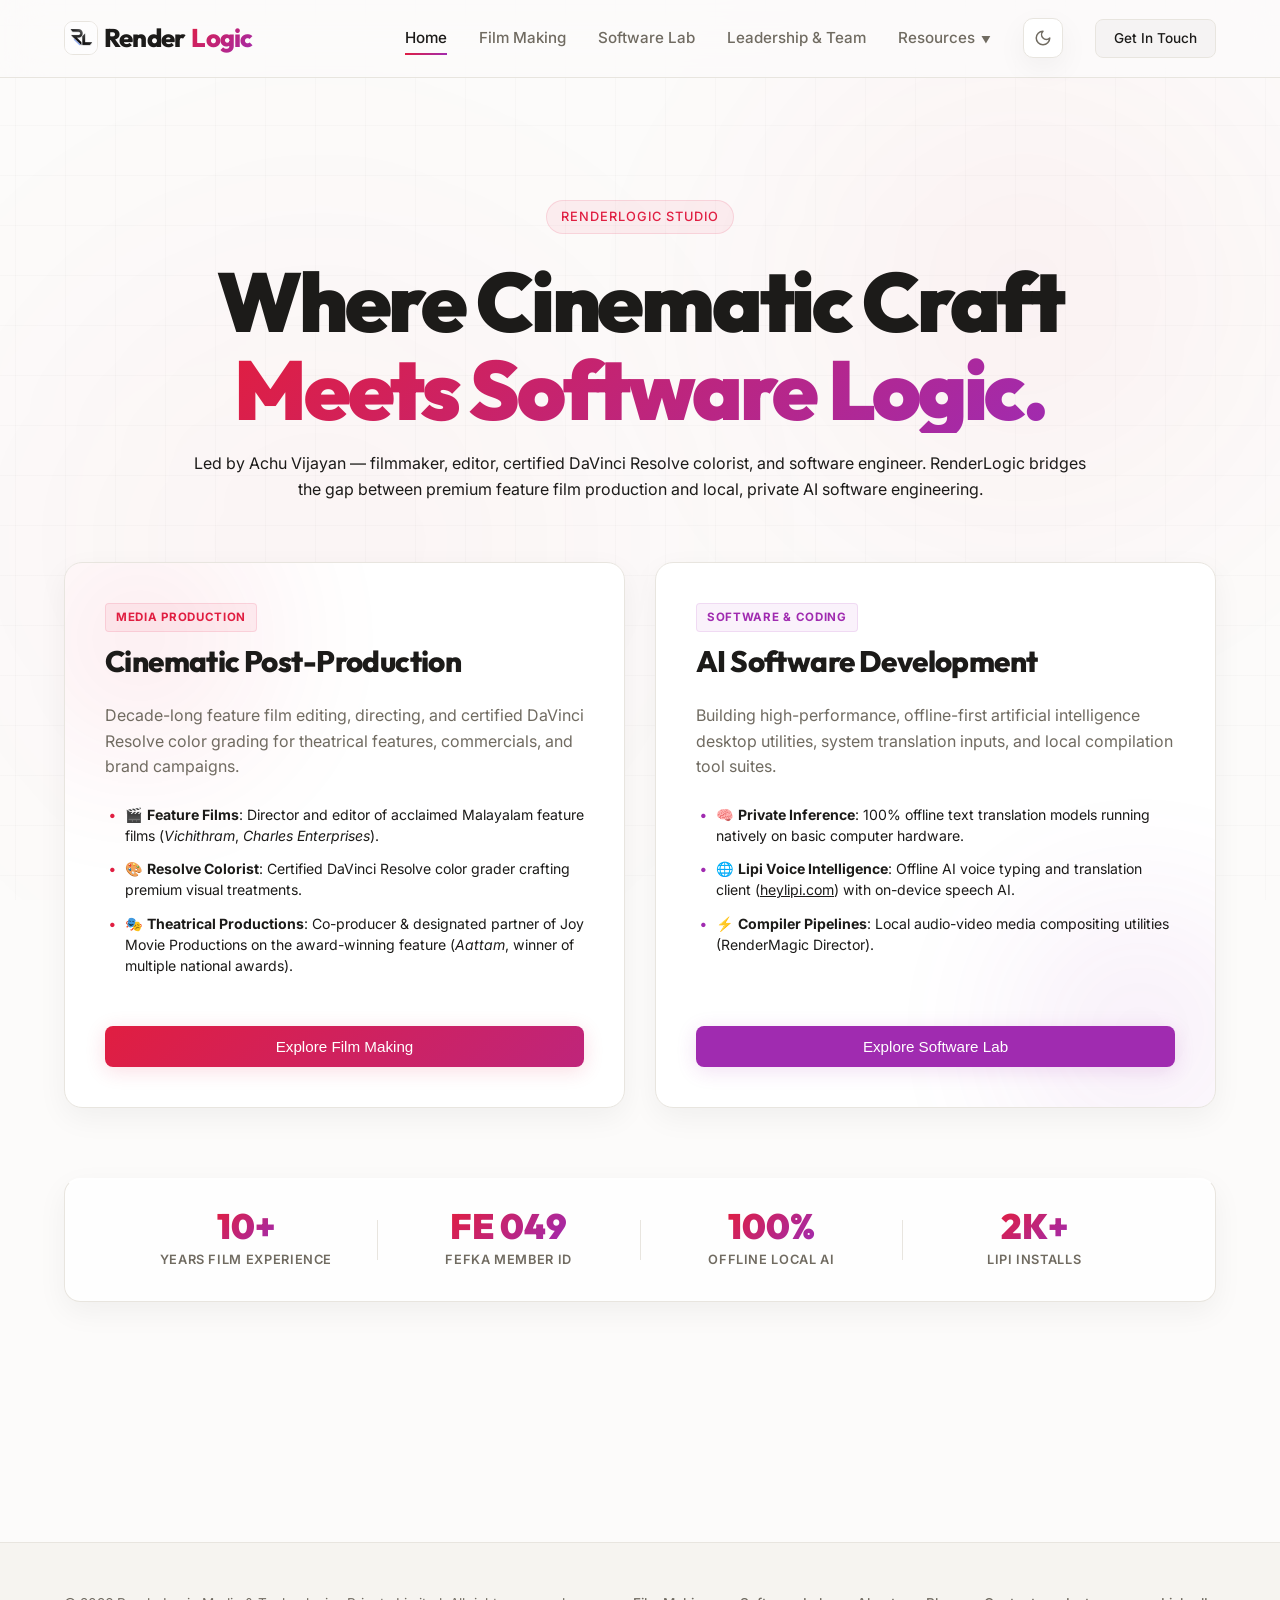
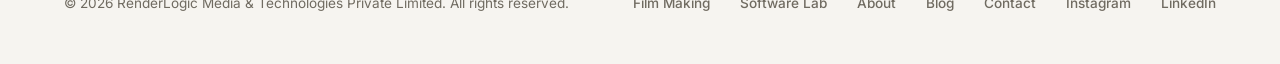
<file: index.html>
<!DOCTYPE html>
<html lang="en">
<head>
    <meta charset="UTF-8">
    <meta name="viewport" content="width=device-width, initial-scale=1.0">
    <title>RenderLogic: Film Post-Production &amp; Offline AI Software</title>
    <link rel="icon" type="image/png" sizes="256x256" href="/assets/logo-day.png">
    <link rel="apple-touch-icon" href="/assets/logo-day.png">
    <meta name="theme-color" content="#fcfbfa" media="(prefers-color-scheme: light)">
    <meta name="theme-color" content="#0a0a0b" media="(prefers-color-scheme: dark)">
    <meta name="color-scheme" content="light dark">
    
    <!-- SEO Meta Tags -->
    <meta name="description" content="RenderLogic is Achu Vijayan's Kerala studio for film editing, color grading, AI filmmaking, and private offline AI software including Lipi.">
    <meta name="author" content="RenderLogic Media &amp; Technologies Private Limited">
    <meta name="application-name" content="RenderLogic">
    <meta name="robots" content="index, follow, max-image-preview:large, max-snippet:-1, max-video-preview:-1">
    <meta name="referrer" content="strict-origin-when-cross-origin">
    <link rel="canonical" href="https://www.renderlogic.in/">

    <!-- Open Graph (Facebook / WhatsApp / LinkedIn link previews) -->
    <meta property="og:type" content="website">
    <meta property="og:url" content="https://www.renderlogic.in/">
    <meta property="og:title" content="RenderLogic: Film Post-Production &amp; Offline AI Software">
    <meta property="og:description" content="Film editing, color grading, AI filmmaking, and private offline AI software from Kerala, India.">
    <meta property="og:image" content="https://www.renderlogic.in/assets/og-banner.png">
    <meta property="og:image:secure_url" content="https://www.renderlogic.in/assets/og-banner.png">
    <meta property="og:image:width" content="1200">
    <meta property="og:image:height" content="630">
    <meta property="og:image:alt" content="RenderLogic — cinematic craft meets software logic">
    <meta property="og:site_name" content="RenderLogic">
    <meta property="og:locale" content="en_IN">

    <!-- Twitter / X card -->
    <meta name="twitter:card" content="summary_large_image">
    <meta name="twitter:title" content="RenderLogic: Film Post-Production &amp; Offline AI Software">
    <meta name="twitter:description" content="Film editing, color grading, AI filmmaking, and private offline AI software from Kerala, India.">
    <meta name="twitter:image" content="https://www.renderlogic.in/assets/og-banner.png">
    <meta name="twitter:image:alt" content="RenderLogic — cinematic craft meets software logic">

    <!-- Google Analytics (GA4) — property "achuvijayaneditor" -->
    <script async src="https://www.googletagmanager.com/gtag/js?id=G-XNH281S53R"></script>
    <script>
      window.dataLayer = window.dataLayer || [];
      function gtag(){dataLayer.push(arguments);}
      gtag('js', new Date());
      gtag('config', 'G-XNH281S53R');
    </script>

    <!-- Structured data (JSON-LD): Organization + founder + website -->
    <script type="application/ld+json">
    {
      "@context": "https://schema.org",
      "@graph": [
        {
          "@type": "Organization",
          "@id": "https://www.renderlogic.in/#organization",
          "name": "RenderLogic",
          "alternateName": "RenderLogic Studio",
          "legalName": "RenderLogic Media & Technologies Private Limited",
          "url": "https://www.renderlogic.in/",
          "logo": {
            "@type": "ImageObject",
            "url": "https://www.renderlogic.in/assets/logo-day.png",
            "contentUrl": "https://www.renderlogic.in/assets/logo-day.png",
            "width": 256,
            "height": 256
          },
          "image": "https://www.renderlogic.in/assets/og-banner.png",
          "description": "A Kerala creative studio and software lab specializing in film editing, color grading, AI filmmaking, and private offline AI applications.",
          "email": "contact@renderlogic.in",
          "telephone": "+919447127173",
          "address": {
            "@type": "PostalAddress",
            "addressLocality": "Ernakulam",
            "addressRegion": "Kerala",
            "addressCountry": "IN"
          },
          "founder": {
            "@type": "Person",
            "@id": "https://www.renderlogic.in/#achuvijayan"
          },
          "contactPoint": [
            {
              "@type": "ContactPoint",
              "telephone": "+919447127173",
              "email": "contact@renderlogic.in",
              "contactType": "customer service",
              "areaServed": "IN",
              "availableLanguage": ["en", "ml"]
            },
            {
              "@type": "ContactPoint",
              "telephone": "+919072223369",
              "contactType": "sales",
              "areaServed": "IN"
            }
          ],
          "sameAs": [
            "https://www.instagram.com/achuvijayan/",
            "https://www.linkedin.com/in/achuvijayan/"
          ],
          "hasOfferCatalog": {
            "@type": "OfferCatalog",
            "name": "RenderLogic services and software",
            "itemListElement": [
              {
                "@type": "Offer",
                "itemOffered": {
                  "@type": "Service",
                  "name": "Film post-production",
                  "url": "https://www.renderlogic.in/film-making/"
                }
              },
              {
                "@type": "Offer",
                "itemOffered": {
                  "@type": "Service",
                  "name": "Offline AI software development",
                  "url": "https://www.renderlogic.in/software-lab/"
                }
              }
            ]
          }
        },
        {
          "@type": "Person",
          "@id": "https://www.renderlogic.in/#achuvijayan",
          "name": "Achu Vijayan",
          "url": "https://www.renderlogic.in/about/",
          "jobTitle": "Filmmaker, Film Editor, Colorist and Software Engineer",
          "worksFor": {
            "@type": "Organization",
            "@id": "https://www.renderlogic.in/#organization"
          },
          "address": {
            "@type": "PostalAddress",
            "addressLocality": "Ernakulam",
            "addressRegion": "Kerala",
            "addressCountry": "IN"
          },
          "sameAs": [
            "https://www.instagram.com/achuvijayan/",
            "https://www.linkedin.com/in/achuvijayan/"
          ],
          "knowsAbout": [
            "Film editing",
            "Film directing",
            "DaVinci Resolve color grading",
            "AI filmmaking",
            "Offline artificial intelligence software"
          ]
        },
        {
          "@type": "WebSite",
          "@id": "https://www.renderlogic.in/#website",
          "url": "https://www.renderlogic.in/",
          "name": "RenderLogic",
          "inLanguage": "en",
          "publisher": {
            "@type": "Organization",
            "@id": "https://www.renderlogic.in/#organization"
          }
        },
        {
          "@type": "WebPage",
          "@id": "https://www.renderlogic.in/#webpage",
          "url": "https://www.renderlogic.in/",
          "name": "RenderLogic: Film Post-Production & Offline AI Software",
          "description": "Film editing, color grading, AI filmmaking, and private offline AI software from Kerala, India.",
          "inLanguage": "en-IN",
          "isPartOf": {
            "@id": "https://www.renderlogic.in/#website"
          },
          "about": [
            { "@id": "https://www.renderlogic.in/#organization" },
            { "@id": "https://www.renderlogic.in/#achuvijayan" }
          ],
          "primaryImageOfPage": {
            "@type": "ImageObject",
            "url": "https://www.renderlogic.in/assets/og-banner.png",
            "width": 1200,
            "height": 630
          }
        }
      ]
    }
    </script>

    <!-- Google Fonts -->
    <link rel="preconnect" href="https://fonts.googleapis.com">
    <link rel="preconnect" href="https://fonts.gstatic.com" crossorigin>
    <link href="https://fonts.googleapis.com/css2?family=Inter:wght@300;400;500;600;700&amp;family=Outfit:wght@400;500;600;700;800;900&amp;display=swap" rel="stylesheet">
    
    <!-- Theme init (runs before paint to avoid a flash of the wrong theme) -->
    <script>
      (function () {
        try {
          var stored = localStorage.getItem('rl-theme');
          if (stored === 'dark') {
            document.documentElement.classList.add('dark');
          }
        } catch (e) {}
      })();
    </script>

    <!-- Style Sheet -->
    <link rel="stylesheet" href="styles.css">
</head>
<body>
    <a class="skip-link" href="#main-content">Skip to main content</a>

    <!-- Floating Background Radial Glows -->
    <div class="bg-glow-container">
        <div class="glow-spot-1" id="radial-glow-cyan"></div>
        <div class="glow-spot-2" id="radial-glow-purple"></div>
    </div>

    <!-- Header Navigation acting as Tab Triggers -->
    <header class="header" id="main-header">
        <div class="container nav-container">
            <a href="/" class="logo" id="header-logo" aria-label="RenderLogic home" data-tab-target="tab-home">
                <img src="assets/logo-day.png" alt="" width="256" height="256" class="logo-mark-img logo-mark-day" />
                <img src="assets/logo-night.png" alt="" width="256" height="256" class="logo-mark-img logo-mark-night" />
                <span class="logo-render">Render</span><span class="logo-logic">Logic</span>
            </a>
            
            <!-- Mobile Menu Toggle -->
            <button class="mobile-nav-toggle" id="menu-toggle" aria-label="Toggle navigation menu" aria-expanded="false">
                <span></span>
                <span></span>
                <span></span>
            </button>
            
            <nav class="nav" id="navigation-bar" aria-label="Primary navigation">
                <a href="/" class="nav-link active" data-tab-target="tab-home">Home</a>
                <a href="/film-making/" class="nav-link" data-tab-target="tab-creative">Film Making</a>
                <a href="/software-lab/" class="nav-link" data-tab-target="tab-software">Software Lab</a>
                <a href="/about/" class="nav-link" data-tab-target="tab-collaborators">Leadership &amp; Team</a>
                
                <!-- Resources Dropdown -->
                <div class="nav-dropdown" id="resources-dropdown">
                    <button type="button" class="nav-link" id="nav-resources-trigger" aria-haspopup="true" aria-expanded="false">Resources <span class="arrow-icon" aria-hidden="true">▼</span></button>
                    <div class="dropdown-menu glass-card">
                        <a href="#documentation" class="dropdown-item" data-tab-target="tab-documentation">
                            <h5>Documentation</h5>
                            <p>Quickstart setup, shortcuts, and dictionary.</p>
                        </a>
                        <a href="#support" class="dropdown-item" data-tab-target="tab-support">
                            <h5>Help Center</h5>
                            <p>Frequently asked questions and guides.</p>
                        </a>
                        <a href="/blog/" class="dropdown-item" data-tab-target="tab-blogs">
                            <h5>Blog</h5>
                            <p>Latest updates, tutorials, and features.</p>
                        </a>
                        <a href="#affiliate" class="dropdown-item" data-tab-target="tab-affiliate">
                            <h5>Affiliate Program</h5>
                            <p>Earn recurring partner commissions.</p>
                        </a>
                        <a href="#mediakit" class="dropdown-item" data-tab-target="tab-mediakit">
                            <h5>Media Kit</h5>
                            <p>Official logos and transparent assets.</p>
                        </a>
                    </div>
                </div>
                
                <button class="theme-toggle" id="theme-toggle-btn" type="button" aria-label="Toggle dark mode" title="Toggle light / dark">
                    <svg class="icon-moon" xmlns="http://www.w3.org/2000/svg" viewBox="0 0 24 24" fill="none" stroke="currentColor" stroke-width="2" stroke-linecap="round" stroke-linejoin="round"><path d="M12 3a6 6 0 0 0 9 9 9 9 0 1 1-9-9Z"/></svg>
                    <svg class="icon-sun" xmlns="http://www.w3.org/2000/svg" viewBox="0 0 24 24" fill="none" stroke="currentColor" stroke-width="2" stroke-linecap="round" stroke-linejoin="round"><circle cx="12" cy="12" r="4"/><path d="M12 2v2M12 20v2M4.93 4.93l1.41 1.41M17.66 17.66l1.41 1.41M2 12h2M20 12h2M6.34 17.66l-1.41 1.41M19.07 4.93l-1.41 1.41"/></svg>
                </button>
                <a href="/contact/" class="btn btn-nav" data-tab-target="tab-contact">Get In Touch</a>
            </nav>
        </div>
    </header>

    <main class="main-content-area" id="main-content">

        <!-- ==========================================
             TAB 0: HOME LANDING PAGE (50/50 Dual Mood)
             ========================================== -->
        <section id="tab-home" class="tab-content active">
            <div class="container">
                <!-- Hero Dual Intro -->
                <div class="split-hero">
                    <span class="badge">RenderLogic Studio</span>
                    <h1 class="font-giant hero-title">Where Cinematic Craft<br><span class="gradient-text">Meets Software Logic.</span></h1>
                    <p class="hero-subtitle" style="margin-top: 18px;">Led by Achu Vijayan — filmmaker, editor, certified DaVinci Resolve colorist, and software engineer. RenderLogic bridges the gap between premium feature film production and local, private AI software engineering.</p>
                </div>

                <!-- 50/50 Split Showcase -->
                <div class="split-showcase-grid">
                    <!-- Left: Media & Post-Production -->
                    <div class="split-card glass-card creative-mood" data-tab-link="tab-creative">
                        <div class="split-card-glow"></div>
                        <div>
                            <div class="split-card-header">
                                <span class="split-tag">Media Production</span>
                                <h3>Cinematic Post-Production</h3>
                            </div>
                            <div class="split-card-body">
                                <p>Decade-long feature film editing, directing, and certified DaVinci Resolve color grading for theatrical features, commercials, and brand campaigns.</p>
                                <ul class="split-bullets">
                                    <li>🎬 <strong>Feature Films</strong>: Director and editor of acclaimed Malayalam feature films (<em>Vichithram</em>, <em>Charles Enterprises</em>).</li>
                                    <li>🎨 <strong>Resolve Colorist</strong>: Certified DaVinci Resolve color grader crafting premium visual treatments.</li>
                                    <li>🎭 <strong>Theatrical Productions</strong>: Co-producer & designated partner of Joy Movie Productions on the award-winning feature (<em>Aattam</em>, winner of multiple national awards).</li>
                                </ul>
                            </div>
                        </div>
                        <div class="split-card-footer" style="margin-top: 20px;">
                            <button class="btn btn-primary" data-tab-target="tab-creative" style="width: 100%;">Explore Film Making</button>
                        </div>
                    </div>

                    <!-- Right: Software & Coding -->
                    <div class="split-card glass-card software-mood" data-tab-link="tab-software">
                        <div class="split-card-glow"></div>
                        <div>
                            <div class="split-card-header">
                                <span class="split-tag font-mono">Software & Coding</span>
                                <h3>AI Software Development</h3>
                            </div>
                            <div class="split-card-body">
                                <p>Building high-performance, offline-first artificial intelligence desktop utilities, system translation inputs, and local compilation tool suites.</p>
                                <ul class="split-bullets font-mono">
                                    <li>🧠 <strong>Private Inference</strong>: 100% offline text translation models running natively on basic computer hardware.</li>
                                    <li>🌐 <strong>Lipi Voice Intelligence</strong>: Offline AI voice typing and translation client (<a href="https://www.heylipi.com" target="_blank" rel="noopener" style="color: inherit; text-decoration: underline;">heylipi.com</a>) with on-device speech AI.</li>
                                    <li>⚡ <strong>Compiler Pipelines</strong>: Local audio-video media compositing utilities (RenderMagic Director).</li>
                                 </ul>
                            </div>
                        </div>
                        <div class="split-card-footer" style="margin-top: 20px;">
                            <button class="btn btn-primary btn-purple" data-tab-target="tab-software" style="width: 100%;">Explore Software Lab</button>
                        </div>
                    </div>
                </div>

                <!-- Shared Trust / Certifications Banner -->
                <div class="unified-highlight-banner glass-card">
                    <div class="banner-stat">
                        <span class="stat-num">10+</span>
                        <span class="stat-label">Years Film Experience</span>
                    </div>
                    <div class="banner-divider"></div>
                    <div class="banner-stat">
                        <span class="stat-num">FE 049</span>
                        <span class="stat-label">FEFKA Member ID</span>
                    </div>
                    <div class="banner-divider"></div>
                    <div class="banner-stat">
                        <span class="stat-num">100%</span>
                        <span class="stat-label">Offline Local AI</span>
                    </div>
                    <div class="banner-divider"></div>
                    <div class="banner-stat">
                        <span class="stat-num">2K+</span>
                        <span class="stat-label">Lipi Installs</span>
                    </div>
                </div>
            </div>
        </section>

        <!-- ==========================================
             TAB 1: CREATIVE STUDIO (70% Brand Mood)
             ========================================== -->
        <section id="tab-creative" class="tab-content">
            <div class="container">
                <!-- Hero Cinematic Intro -->
                <div class="cinematic-hero">
                    <span class="badge">Filmmaking & Post-Production</span>
                    <h2 class="hero-title font-giant">Crafting Stories with <span class="gradient-text">Cinematic</span> Rhythm</h2>
                    <p class="hero-subtitle">High-fidelity editorial, color grading, directing, and VFX services for theatrical features, commercials, and AI-assisted filmmaking pipelines.</p>
                </div>
                
                <!-- Video Editor Timeline Mockup Panel -->
                <div class="visual-panel-wrapper">
                    <div class="visual-card glass-card" id="timeline-card">
                        <div class="visual-header">
                            <span class="dot red"></span>
                            <span class="dot yellow"></span>
                            <span class="dot green"></span>
                            <span class="card-title">renderlogic_timeline.project</span>
                        </div>
                        <div class="visual-body">
                            <!-- NLE Timecode Ruler -->
                            <div class="timeline-ruler">
                                <span class="ruler-tick">00:00</span>
                                <span class="ruler-tick">00:10</span>
                                <span class="ruler-tick">00:20</span>
                                <span class="ruler-tick">00:30</span>
                                <span class="ruler-tick">00:40</span>
                                <span class="ruler-tick">00:50</span>
                            </div>
                            
                            <!-- Playhead scanning line -->
                            <div class="timeline-playhead-line" id="timeline-playhead"></div>
                            
                            <div class="timeline-row video-row">
                                <span class="label">Video Track</span>
                                <div class="clip c-blue" id="clip-video-1" data-duration="45" style="width: 45%;">Hero_Showreel.mov</div>
                                <div class="clip c-purple" id="clip-video-2" data-duration="25" style="width: 25%;">B-Roll_03.mov</div>
                            </div>
                            <div class="timeline-row audio-row">
                                <span class="label">Audio Track</span>
                                <div class="clip c-green" id="clip-audio-1" data-duration="30" style="width: 30%;">SFX_Wind.wav</div>
                                <div class="clip c-teal" id="clip-audio-2" data-duration="40" style="width: 40%;">Voiceover_Main.wav</div>
                            </div>
                            
                            <!-- NLE Media Controller & DB Meter -->
                            <div class="timeline-controls-row">
                                <div class="timeline-asset-info" id="timeline-asset-info">Active Preview: Hero_Showreel.mov</div>
                                
                                <div class="timeline-transport">
                                    <button class="transport-btn" aria-label="Previous Frame">
                                        <svg xmlns="http://www.w3.org/2000/svg" width="12" height="12" viewBox="0 0 24 24" fill="currentColor"><polygon points="19 20 9 12 19 4 19 20"/><rect x="5" y="4" width="2" height="16"/></svg>
                                    </button>
                                    <button class="transport-btn play-active" id="btn-timeline-play" aria-label="Play/Pause">
                                        <svg xmlns="http://www.w3.org/2000/svg" width="12" height="12" viewBox="0 0 24 24" fill="currentColor"><polygon points="5 3 19 12 5 21 5 3"/></svg>
                                    </button>
                                    <button class="transport-btn" aria-label="Next Frame">
                                        <svg xmlns="http://www.w3.org/2000/svg" width="12" height="12" viewBox="0 0 24 24" fill="currentColor"><polygon points="5 4 15 12 5 20 5 4"/><rect x="17" y="4" width="2" height="16"/></svg>
                                    </button>
                                </div>
                                
                                <div class="audio-db-meter">
                                    <span class="db-label">L</span>
                                    <div class="meter-bar"><div class="meter-fill" id="meter-fill-l" style="width: 65%;"></div></div>
                                    <span class="db-label">R</span>
                                    <div class="meter-bar"><div class="meter-fill" id="meter-fill-r" style="width: 58%;"></div></div>
                                </div>
                            </div>
                        </div>
                    </div>
                </div>

                <!-- Film & AI Projects Portfolio Grid (Unified Media Section) -->
                <div class="portfolio-section">
                    <h2 class="section-title text-center">Featured Works & Media Portfolio</h2>
                    <p class="section-subtitle text-center">Combining decade-long theatrical film craftsmanship with modern AI video campaign pipelines.</p>
                    
                    <!-- Category A: Theatrical Features -->
                    <div style="margin-top: 50px; border-bottom: 1px solid var(--border-color); padding-bottom: 12px; margin-bottom: 24px;">
                        <h3 style="font-family: var(--font-heading); font-size: 1.6rem; color: var(--primary); display: flex; align-items: center; gap: 8px;">🎬 Theatrical Cinema Features</h3>
                    </div>
                    <div class="portfolio-grid vertical-posters">
                        <!-- Card: House For Sale -->
                        <div class="portfolio-card vertical-poster-card glass-card">
                            <div class="vertical-poster-thumbnail">
                                <img src="assets/house_for_sale.jpg" alt="House For Sale Telugu film teaser poster" width="768" height="1024" loading="lazy" decoding="async" class="vertical-poster-img" />
                                <span class="portfolio-badge">In Production · 2027</span>
                            </div>
                            <div class="portfolio-info">
                                <h3>House For Sale (2027)</h3>
                                <div class="portfolio-badges-row">
                                    <span class="role-badge editor">Editor</span>
                                    <span class="role-badge vfx">VFX</span>
                                </div>
                                <p class="portfolio-desc">Upcoming Telugu feature film produced by SriDurga Productions. Directed by HariPrasad with screenplay by Nikhil Raveendran and cinematography by Arjun Balakrishnan. Principal photography currently underway; film editing and visual effects executed by RenderLogic.</p>
                            </div>
                        </div>

                        <!-- Card: Boom Bang -->
                        <div class="portfolio-card vertical-poster-card glass-card">
                            <div class="vertical-poster-thumbnail">
                                <img src="assets/boom_bang.jpg" alt="Boom Bang Malayalam film poster" width="768" height="1024" loading="lazy" decoding="async" class="vertical-poster-img" />
                                <span class="portfolio-badge">Upcoming · Nov 2026</span>
                            </div>
                            <div class="portfolio-info">
                                <h3>Boom Bang (2026)</h3>
                                <div class="portfolio-badges-row">
                                    <span class="role-badge vfx">VFX Works</span>
                                </div>
                                <p class="portfolio-desc">High-voltage action entertainer directed by Junaid Muhammed under British Cinemas, starring Siju Wilson, Sidharth Bharathan, and Nishanth Sagar. RenderLogic is executing the full visual effects pipeline, action enhancement plates, and dynamic digital compositing ahead of its November 2026 theatrical release.</p>
                            </div>
                        </div>

                        <!-- Card: Aaram -->
                        <div class="portfolio-card vertical-poster-card glass-card">
                            <div class="vertical-poster-thumbnail">
                                <img src="assets/aaram.jpg" alt="Aaram Malayalam film poster" width="458" height="669" loading="lazy" decoding="async" class="vertical-poster-img" />
                                <span class="portfolio-badge">Theatrical Release</span>
                            </div>
                            <div class="portfolio-info">
                                <h3>Aaram (2026)</h3>
                                <div class="portfolio-badges-row">
                                    <span class="role-badge vfx">VFX Works</span>
                                </div>
                                <p class="portfolio-desc">Intense coastal investigative crime thriller directed by Rajeesh Parameswaran and written by Vishnu Ramachandran, starring Saiju Kurup as CI Anto Eapen alongside Siddique and Anju Kurian. RenderLogic executed complete visual effects, digital cleanups, and screen compositing.</p>
                            </div>
                        </div>

                        <!-- Card 1: Aattam -->
                        <div class="portfolio-card vertical-poster-card glass-card">
                            <div class="vertical-poster-thumbnail">
                                <img src="assets/aattam.jpg" alt="Aattam Malayalam film poster" width="702" height="1024" loading="lazy" decoding="async" class="vertical-poster-img" />
                                <span class="portfolio-badge">3× National Award Winner</span>
                            </div>
                            <div class="portfolio-info">
                                <h3>Aattam (2024)</h3>
                                <div class="portfolio-badges-row">
                                    <span class="role-badge producer">Co-Producer</span>
                                </div>
                                <p class="portfolio-desc">Co-produced under Joy Movie Productions. Celebrated chamber-style drama. Winner of three National Film Awards (Best Feature Film, Editing, Screenplay).</p>
                            </div>
                        </div>

                        <!-- Card 2: Charles Enterprises -->
                        <div class="portfolio-card vertical-poster-card glass-card">
                            <div class="vertical-poster-thumbnail">
                                <img src="assets/charles_enterprises.jpg" alt="Charles Enterprises Malayalam film poster" width="768" height="1024" loading="lazy" decoding="async" class="vertical-poster-img" />
                                <span class="portfolio-badge">Satirical Drama</span>
                            </div>
                            <div class="portfolio-info">
                                <h3>Charles Enterprises (2023)</h3>
                                <div class="portfolio-badges-row">
                                    <span class="role-badge editor">Editor</span>
                                    <span class="role-badge producer">Co-Producer</span>
                                    <span class="role-badge vfx">VFX</span>
                                </div>
                                <p class="portfolio-desc">Editorial rhythm design, post-production co-production management, and visual effects compositing by RenderLogic for this celebrated satirical comedy-drama.</p>
                            </div>
                        </div>

                        <!-- Card 3: Vichithram -->
                        <div class="portfolio-card vertical-poster-card glass-card">
                            <div class="vertical-poster-thumbnail">
                                <img src="assets/vichithram.jpg" alt="Vichithram Malayalam mystery thriller film poster" width="576" height="1024" loading="lazy" decoding="async" class="vertical-poster-img" />
                                <span class="portfolio-badge">Directorial Debut</span>
                            </div>
                            <div class="portfolio-info">
                                <h3>Vichithram (2022)</h3>
                                <div class="portfolio-badges-row">
                                    <span class="role-badge director">Director</span>
                                    <span class="role-badge editor">Editor</span>
                                    <span class="role-badge producer">Co-Producer</span>
                                    <span class="role-badge vfx">VFX</span>
                                </div>
                                <p class="portfolio-desc">A highly acclaimed mystery thriller in Malayalam cinema. Celebrated for its unique structural pacing, obsidian grading, complex narrative, and visual effects by RenderLogic.</p>
                            </div>
                        </div>

                        <!-- Card 4: Mukundan Unni Associates -->
                        <div class="portfolio-card vertical-poster-card glass-card">
                            <div class="vertical-poster-thumbnail">
                                <img src="assets/mukundan_unni.jpg" alt="Mukundan Unni Associates Malayalam film poster" width="261" height="382" loading="lazy" decoding="async" class="vertical-poster-img" />
                                <span class="portfolio-badge">Critically Acclaimed Hit</span>
                            </div>
                            <div class="portfolio-info">
                                <h3>Mukundan Unni Associates (2022)</h3>
                                <div class="portfolio-badges-row">
                                    <span class="role-badge producer">Co-Producer</span>
                                </div>
                                <p class="portfolio-desc">Co-produced under Joy Movie Productions. Highly acclaimed Malayalam dark comedy crime satire starring Vineeth Sreenivasan. Celebrated for its sharp breakout success.</p>
                            </div>
                        </div>

                        <!-- Card 5: Oru Adaar Love -->
                        <div class="portfolio-card vertical-poster-card glass-card">
                            <div class="vertical-poster-thumbnail">
                                <img src="assets/oru_adaar_love.jpg" alt="Oru Adaar Love Malayalam film poster" width="768" height="1024" loading="lazy" decoding="async" class="vertical-poster-img" />
                                <span class="portfolio-badge">Viral Sensation</span>
                            </div>
                            <div class="portfolio-info">
                                <h3>Oru Adaar Love (2019)</h3>
                                <div class="portfolio-badges-row">
                                    <span class="role-badge editor">Editor</span>
                                    <span class="role-badge vfx">VFX</span>
                                </div>
                                <p class="portfolio-desc">High-profile Malayalam romance-comedy directed by Omar Lulu. Celebrated for its massive global viral campaign reach, editorial pacing, and visual effects by RenderLogic.</p>
                            </div>
                        </div>

                        <!-- Card 6: Simba -->
                        <div class="portfolio-card vertical-poster-card glass-card">
                            <div class="vertical-poster-thumbnail">
                                <img src="assets/simba.jpg" alt="Simba Tamil film poster" width="750" height="1024" loading="lazy" decoding="async" class="vertical-poster-img" />
                                <span class="portfolio-badge">Stoner Comedy</span>
                            </div>
                            <div class="portfolio-info">
                                <h3>Simba (2019)</h3>
                                <div class="portfolio-badges-row">
                                    <span class="role-badge editor">Editor</span>
                                    <span class="role-badge vfx">VFX</span>
                                </div>
                                <p class="portfolio-desc">Unique Tamil stoner comedy film directed by Arvind Sridhar, starring Bharath, Premgi Amaren, and Swathi Deekshith. Editorial assembly and visual effects by RenderLogic.</p>
                            </div>
                        </div>

                        <!-- Card 7: White -->
                        <div class="portfolio-card vertical-poster-card glass-card">
                            <div class="vertical-poster-thumbnail">
                                <img src="assets/white.jpg" alt="White Malayalam film poster" width="768" height="1024" loading="lazy" decoding="async" class="vertical-poster-img" />
                                <span class="portfolio-badge">Romantic Drama</span>
                            </div>
                            <div class="portfolio-info">
                                <h3>White (2016)</h3>
                                <div class="portfolio-badges-row">
                                    <span class="role-badge editor">Editor</span>
                                </div>
                                <p class="portfolio-desc">Starring Mammootty and Huma Qureshi. Directed by Uday Ananthan. Edited with high-contrast palette rhythms.</p>
                            </div>
                        </div>

                        <!-- Card 8: 32aam Adhyayam 23am Vaakyam -->
                        <div class="portfolio-card vertical-poster-card glass-card">
                            <div class="vertical-poster-thumbnail">
                                <img src="assets/32aam_adhyayam.jpg" alt="32aam Adhyayam 23am Vaakyam Malayalam film poster" width="682" height="1024" loading="lazy" decoding="async" class="vertical-poster-img" />
                                <span class="portfolio-badge">Suspense Thriller</span>
                            </div>
                            <div class="portfolio-info">
                                <h3>32aam Adhyayam 23am Vaakyam (2015)</h3>
                                <div class="portfolio-badges-row">
                                    <span class="role-badge editor">Editor</span>
                                </div>
                                <p class="portfolio-desc">Malayalam suspense mystery thriller directed by Arjun Prabhakaran and Gokul Ramakrishnan, starring Govind Padmasoorya.</p>
                            </div>
                        </div>

                        <!-- Card 9: Second Show -->
                        <div class="portfolio-card vertical-poster-card glass-card">
                            <div class="vertical-poster-thumbnail">
                                <img src="assets/second_show.jpg" alt="Second Show Malayalam film poster" width="258" height="387" loading="lazy" decoding="async" class="vertical-poster-img" />
                                <span class="portfolio-badge">Landmark Cult Classic</span>
                            </div>
                            <div class="portfolio-info">
                                <h3>Second Show (2012)</h3>
                                <div class="portfolio-badges-row">
                                    <span class="role-badge spoteditor">Spot Editor</span>
                                </div>
                                <p class="portfolio-desc">Highly influential Malayalam action crime film. Dulquer Salmaan's debut feature with foundational spot editing work.</p>
                            </div>
                        </div>
                    </div>

                    <!-- Complete Filmography and Editorial Records Table -->
                    <div style="margin-top: 60px; border-bottom: 1px solid var(--border-color); padding-bottom: 12px; margin-bottom: 24px;">
                        <h3 style="font-family: var(--font-heading); font-size: 1.3rem; color: var(--primary); display: flex; align-items: center; gap: 8px;">🎞️ Complete Filmography & Production Timeline</h3>
                    </div>
                    
                    <div class="filmography-table-wrapper glass-card">
                        <table class="filmography-table">
                            <thead>
                                <tr>
                                    <th>Year</th>
                                    <th>Film Title</th>
                                    <th>Role</th>
                                    <th>Language</th>
                                    <th>Production Credits / Notes</th>
                                </tr>
                            </thead>
                            <tbody>
                                <tr>
                                    <td style="font-family: var(--font-mono), monospace; font-weight: 700; color: var(--primary);">2027</td>
                                    <td style="font-weight: 700; color: var(--text-color);">House For Sale</td>
                                    <td>
                                        <span class="role-badge editor">Editor</span>
                                        <span class="role-badge vfx">VFX</span>
                                    </td>
                                    <td>Telugu</td>
                                    <td>Upcoming 2027 theatrical release (Shooting in progress). Produced by SriDurga Productions, directed by HariPrasad, screenplay by Nikhil Raveendran, DOP Arjun Balakrishnan. Film editing and visual effects executed by RenderLogic.</td>
                                </tr>
                                <tr>
                                    <td style="font-family: var(--font-mono), monospace; font-weight: 700; color: var(--primary);">2026</td>
                                    <td style="font-weight: 700; color: var(--text-color);">Boom Bang</td>
                                    <td>
                                        <span class="role-badge vfx">VFX Works</span>
                                    </td>
                                    <td>Malayalam</td>
                                    <td>Upcoming November 2026 theatrical release. Commercial action entertainer directed by Junaid Muhammed, starring Siju Wilson. Produced by British Cinemas. VFX by RenderLogic.</td>
                                </tr>
                                <tr>
                                    <td style="font-family: var(--font-mono), monospace; font-weight: 700; color: var(--primary);">2026</td>
                                    <td style="font-weight: 700; color: var(--text-color);">Aaram</td>
                                    <td>
                                        <span class="role-badge vfx">VFX Works</span>
                                    </td>
                                    <td>Malayalam</td>
                                    <td>Theatrical crime investigative thriller directed by Rajeesh Parameswaran, starring Saiju Kurup and Siddique. VFX by RenderLogic.</td>
                                </tr>
                                <tr>
                                    <td style="font-family: var(--font-mono), monospace; font-weight: 700; color: var(--primary);">2025</td>
                                    <td style="font-weight: 700; color: var(--text-color);">Thuninthavan / Orumbettavan</td>
                                    <td>
                                        <span class="role-badge editor">Editor</span>
                                        <span class="role-badge vfx">VFX</span>
                                    </td>
                                    <td>Tamil / Malayalam</td>
                                    <td>Suspense drama directed by Sugeesh Dhekshinakashi and Harinarayanan K.M. Editorial assembly and VFX by RenderLogic.</td>
                                </tr>
                                <tr>
                                    <td style="font-family: var(--font-mono), monospace; font-weight: 700; color: var(--primary);">2024</td>
                                    <td style="font-weight: 700; color: var(--text-color);">Aattam</td>
                                    <td>
                                        <span class="role-badge producer">Co-Producer</span>
                                    </td>
                                    <td>Malayalam</td>
                                    <td>Designated partner of Joy Movie Productions. Winner of 3 National Film Awards (Best Feature Film, Screenplay, Editing).</td>
                                </tr>
                                <tr>
                                    <td style="font-family: var(--font-mono), monospace; font-weight: 700; color: var(--primary);">2023</td>
                                    <td style="font-weight: 700; color: var(--text-color);">Charles Enterprises</td>
                                    <td>
                                        <span class="role-badge editor">Editor</span>
                                        <span class="role-badge producer">Co-Producer</span>
                                        <span class="role-badge vfx">VFX</span>
                                    </td>
                                    <td>Malayalam</td>
                                    <td>Satirical comedy drama. Led editorial assembly and visual effects by RenderLogic.</td>
                                </tr>
                                <tr>
                                    <td style="font-family: var(--font-mono), monospace; font-weight: 700; color: var(--primary);">2022</td>
                                    <td style="font-weight: 700; color: var(--text-color);">Vichithram</td>
                                    <td>
                                        <span class="role-badge director">Director</span>
                                        <span class="role-badge editor">Editor</span>
                                        <span class="role-badge producer">Producer</span>
                                        <span class="role-badge vfx">VFX</span>
                                    </td>
                                    <td>Malayalam</td>
                                    <td>Directorial Debut. Celebrated mystery horror thriller. In-house VFX by RenderLogic.</td>
                                </tr>
                                <tr>
                                    <td style="font-family: var(--font-mono), monospace; font-weight: 700; color: var(--primary);">2022</td>
                                    <td style="font-weight: 700; color: var(--text-color);">Mukundan Unni Associates</td>
                                    <td>
                                        <span class="role-badge producer">Co-Producer</span>
                                    </td>
                                    <td>Malayalam</td>
                                    <td>Designated partner of Joy Movie Productions. Critically acclaimed dark comedy block-buster.</td>
                                </tr>
                                <tr>
                                    <td style="font-family: var(--font-mono), monospace; font-weight: 700; color: var(--primary);">2019</td>
                                    <td style="font-weight: 700; color: var(--text-color);">Oru Adaar Love</td>
                                    <td>
                                        <span class="role-badge editor">Editor</span>
                                        <span class="role-badge vfx">VFX</span>
                                    </td>
                                    <td>Malayalam / Tamil</td>
                                    <td>Romantic comedy directed by Omar Lulu. Features international viral campaign. VFX by RenderLogic.</td>
                                </tr>
                                <tr>
                                    <td style="font-family: var(--font-mono), monospace; font-weight: 700; color: var(--primary);">2019</td>
                                    <td style="font-weight: 700; color: var(--text-color);">Simba</td>
                                    <td>
                                        <span class="role-badge editor">Editor</span>
                                        <span class="role-badge vfx">VFX</span>
                                    </td>
                                    <td>Tamil</td>
                                    <td>Stoner comedy film directed by Arvind Sridhar, starring Bharath and Premgi Amaren. VFX by RenderLogic.</td>
                                </tr>
                                <tr>
                                    <td style="font-family: var(--font-mono), monospace; font-weight: 700; color: var(--primary);">2019</td>
                                    <td style="font-weight: 700; color: var(--text-color);">Maffi Dona</td>
                                    <td>
                                        <span class="role-badge editor">Editor</span>
                                    </td>
                                    <td>Malayalam</td>
                                    <td>Drama feature directed by Paulson.</td>
                                </tr>
                                <tr>
                                    <td style="font-family: var(--font-mono), monospace; font-weight: 700; color: var(--primary);">2018</td>
                                    <td style="font-weight: 700; color: var(--text-color);">Kidu</td>
                                    <td>
                                        <span class="role-badge editor">Editor</span>
                                    </td>
                                    <td>Malayalam</td>
                                    <td>Drama feature directed by Majeed Abu.</td>
                                </tr>
                                <tr>
                                    <td style="font-family: var(--font-mono), monospace; font-weight: 700; color: var(--primary);">2016</td>
                                    <td style="font-weight: 700; color: var(--text-color);">White</td>
                                    <td>
                                        <span class="role-badge editor">Editor</span>
                                    </td>
                                    <td>Malayalam</td>
                                    <td>Starring Mammootty and Huma Qureshi. Directed by Uday Ananthan.</td>
                                </tr>
                                <tr>
                                    <td style="font-family: var(--font-mono), monospace; font-weight: 700; color: var(--primary);">2015</td>
                                    <td style="font-weight: 700; color: var(--text-color);">32aam Adhyayam 23am Vaakyam</td>
                                    <td>
                                        <span class="role-badge editor">Editor</span>
                                    </td>
                                    <td>Malayalam</td>
                                    <td>Psychological thriller feature directed by Arjun Prabhakaran and Gokul Ramakrishnan.</td>
                                </tr>
                                <tr>
                                    <td style="font-family: var(--font-mono), monospace; font-weight: 700; color: var(--primary);">2015</td>
                                    <td style="font-weight: 700; color: var(--text-color);">Namaste Bali</td>
                                    <td>
                                        <span class="role-badge editor">Editor</span>
                                    </td>
                                    <td>Malayalam</td>
                                    <td>Drama feature directed by K. V. Bijoy.</td>
                                </tr>
                                <tr>
                                    <td style="font-family: var(--font-mono), monospace; font-weight: 700; color: var(--primary);">2012</td>
                                    <td style="font-weight: 700; color: var(--text-color);">Ezham Suryan</td>
                                    <td>
                                        <span class="role-badge editor">Editor</span>
                                    </td>
                                    <td>Malayalam</td>
                                    <td>Drama feature directed by Njanaseelan.</td>
                                </tr>
                                <tr>
                                    <td style="font-family: var(--font-mono), monospace; font-weight: 700; color: var(--primary); font-size: 0.72rem; letter-spacing: -0.02em; padding: 16px 12px 16px 20px;">2012 (Shelved)</td>
                                    <td style="font-weight: 700; color: var(--text-color);">Starring Pournami</td>
                                    <td>
                                        <span class="role-badge editor">Editor</span>
                                    </td>
                                    <td>Malayalam</td>
                                    <td>Road movie directed by Albert Antony (Albey), starring Sunny Wayne and Rima Kallingal.</td>
                                </tr>
                                <tr>
                                    <td style="font-family: var(--font-mono), monospace; font-weight: 700; color: var(--primary);">2012</td>
                                    <td style="font-weight: 700; color: var(--text-color);">Second Show</td>
                                    <td>
                                        <span class="role-badge spoteditor">Spot Editor</span>
                                    </td>
                                    <td>Malayalam</td>
                                    <td>Cult classic spot editing. Dulquer Salmaan's debut. Directed by Srinath Rajendran.</td>
                                </tr>
                            </tbody>
                        </table>
                    </div>

                    <!-- Category B: AI campaigns & Brand films -->
                    <div style="margin-top: 70px; border-bottom: 1px solid var(--border-color); padding-bottom: 12px; margin-bottom: 24px;">
                        <h3 style="font-family: var(--font-heading); font-size: 1.6rem; color: var(--accent); display: flex; align-items: center; gap: 8px;">🧠 AI Video Production & Brand Campaigns</h3>
                    </div>
                    <div class="portfolio-grid">
                        <div class="portfolio-card glass-card">
                            <div class="portfolio-thumbnail">
                                <img src="assets/allwyn.jpg" alt="Allwyn Possible is Beautiful campaign still" width="600" height="400" loading="lazy" decoding="async" class="thumbnail-cover-img" />
                                <span class="portfolio-badge">AI Brand Campaign</span>
                            </div>
                            <div class="portfolio-info">
                                <h3>Allwyn — "Possible is Beautiful"</h3>
                                <p class="portfolio-role">AI Video Producer & Storyboard Design</p>
                                <p class="portfolio-desc">Created a 30-second AI campaign animatic, a 22-slide storyboard deck, and character consistency mapping for international brand launch via The Gate Worldwide.</p>
                            </div>
                        </div>

                        <div class="portfolio-card glass-card">
                            <div class="portfolio-thumbnail">
                                <img src="assets/breeze.jpg" alt="Breeze 25th anniversary campaign still" width="600" height="900" loading="lazy" decoding="async" class="thumbnail-cover-img" />
                                <span class="portfolio-badge">AI Brand Film</span>
                            </div>
                            <div class="portfolio-info">
                                <h3>Breeze — 25th Anniversary</h3>
                                <p class="portfolio-role">AI Video Producer & Editor</p>
                                <p class="portfolio-desc">"Breeze Museum of Art" 25th anniversary brand film — end-to-end local AI video production from prompt engineering mapping to final post-production cut.</p>
                            </div>
                        </div>

                        <div class="portfolio-card glass-card">
                            <div class="portfolio-thumbnail">
                                <img src="assets/sc_banca.jpg" alt="SC Banca 2.0 campaign still" width="600" height="427" loading="lazy" decoding="async" class="thumbnail-cover-img" />
                                <span class="portfolio-badge">AI Banking Campaign</span>
                            </div>
                            <div class="portfolio-info">
                                <h3>SC Banca 2.0 (SC × Prudential)</h3>
                                <p class="portfolio-role">AI Deliverables & KV Extensions</p>
                                <p class="portfolio-desc">Key visual extensions, character consistency meshes, and final localized campaign video deliverables utilizing local Stable Diffusion and Kling pipelines.</p>
                            </div>
                        </div>

                        <div class="portfolio-card glass-card">
                            <div class="portfolio-thumbnail">
                                <img src="assets/aistory.jpg" alt="Aistory AI video production still" width="600" height="400" loading="lazy" decoding="async" class="thumbnail-cover-img" />
                                <span class="portfolio-badge">Education & Tech Hub</span>
                            </div>
                            <div class="portfolio-info">
                                <h3>Aistory YouTube Channel</h3>
                                <p class="portfolio-role">Pipeline Creator & Tutor</p>
                                <p class="portfolio-desc">Founder of Aistory, an online educational hub focused on demonstrating local AI tools, ComfyUI weight scripting, and tech-meets-cinema workflows for filmmakers.</p>
                            </div>
                        </div>
                    </div>
                </div>

                <!-- Media Services Grid -->
                <div class="services-wrapper">
                    <h2 class="section-title text-center">Studio Services</h2>
                    <div class="services-grid">
                        <div class="service-card glass-card">
                            <div class="service-icon">🎬</div>
                            <h3>Theatrical Film Editing</h3>
                            <p>High-end structural pacing and narrative trimming. Every frame cut is timed to maintain maximum suspense, emotion, and rhythm.</p>
                        </div>
                        <div class="service-card glass-card">
                            <div class="service-icon">🎨</div>
                            <h3>Cinematic Color Grading (DI)</h3>
                            <p>Premium digital intermediate grading matching the mood of your cinematic vision. Seamless transitions from daylight exposure to dark obsidian tones.</p>
                        </div>
                        <div class="service-card glass-card">
                            <div class="service-icon">🧠</div>
                            <h3>AI Filmmaking Workflows</h3>
                            <p>Integrating state-of-the-art AI tooling, ComfyUI structures, and prompt engineering parameters to generate high-resolution b-rolls, textures, and digital composition plates.</p>
                        </div>
                    </div>
                </div>
            </div>
        </section>


        <!-- ==========================================
             TAB 2: SOFTWARE LAB (30% Brand Mood)
             ========================================== -->
        <section id="tab-software" class="tab-content">
            <div class="container software-lab-container">
                <!-- Header -->
                <div class="software-hero text-center">
                    <span class="badge badge-accent">Software Lab · Local-First Intelligence</span>
                    <h2 class="section-title">High-Performance Offline Applications</h2>
                    <p class="section-subtitle">We engineer lightning-fast desktop applications that execute 100% locally on your machine—prioritizing absolute data privacy, sub-second latency, and zero cloud subscriptions.</p>
                    
                    <div class="software-pill-metrics">
                        <span class="software-pill"><span>🔒</span> 100% Offline · Zero Uploads</span>
                        <span class="software-pill"><span>⚡</span> Sub-second On-Device Inference</span>
                        <span class="software-pill"><span>🌐</span> 99 Spoken Languages</span>
                        <span class="software-pill"><span>💻</span> Native macOS &amp; Windows</span>
                    </div>
                </div>

                <!-- Flagship Showcase: Lipi -->
                <div class="lipi-flagship-card glass-card">
                    <div class="lipi-card-header">
                        <div class="lipi-meta-info">
                            <span class="lipi-tag">Flagship Product</span>
                            <h3 class="lipi-title">Lipi — Offline AI Voice Intelligence</h3>
                            <p class="lipi-tagline">Speak any language. Get it typed in any other.</p>
                            <p class="lipi-desc">
                                Sits quietly in your system menu bar and triggers anywhere with a global keyboard shortcut. Speak naturally in Malayalam, French, Hindi, or English, and Lipi transcribes or translates your voice directly into whichever application has cursor focus—completely on-device with zero cloud telemetry.
                            </p>
                        </div>
                        <div class="lipi-cta-actions">
                            <a href="https://www.heylipi.com" target="_blank" rel="noopener" class="btn btn-primary btn-lg">
                                <span>Download Free (Mac)</span>
                                <svg xmlns="http://www.w3.org/2000/svg" width="18" height="18" viewBox="0 0 24 24" fill="none" stroke="currentColor" stroke-width="2"><path d="M5 12h14M12 5l7 7-7 7"/></svg>
                            </a>
                            <a href="https://apps.microsoft.com/detail/9pdjr79vlh7v" target="_blank" rel="noopener" class="btn btn-secondary">
                                <span>Also on Windows 10/11</span>
                            </a>
                            <a href="https://www.heylipi.com" target="_blank" rel="noopener" class="lipi-site-link">Visit heylipi.com &rarr;</a>
                        </div>
                    </div>

                    <!-- Single Primary App Window Showcase (Live macOS v1.4.3 Desktop Capture) -->
                    <div class="lipi-window-showcase">
                        <img src="assets/heylipi-app.png" alt="HeyLipi desktop voice intelligence app interface" width="1320" height="780" class="lipi-live-screenshot" loading="eager" decoding="async">
                    </div>
                </div>

                <!-- Core Pillars / Feature Matrix Grid -->
                <div class="software-features-section">
                    <h3 class="section-title text-center" style="font-size: 1.85rem; margin-bottom: 12px;">Engineered for Absolute Speed &amp; Privacy</h3>
                    <p class="section-subtitle text-center" style="margin-bottom: 40px;">No third-party APIs. No remote telemetry. Built with custom C++ runtime hooks.</p>

                    <div class="software-feature-grid">
                        <div class="feature-card glass-card">
                            <div class="feature-icon-badge">🔒</div>
                            <h4>100% On-Device Privacy</h4>
                            <p>Every speech model and text processor runs strictly on your machine's CPU/GPU. Audio streams never leave your device, ensuring total security for confidential scripts, legal contracts, and private conversations.</p>
                        </div>
                        <div class="feature-card glass-card">
                            <div class="feature-icon-badge">⚡</div>
                            <h4>Sub-Second Native Latency</h4>
                            <p>Optimized with high-speed C++ bindings (<code>whisper.cpp</code>) and accelerated by Apple Silicon Neural Engine or Windows DirectML. Transcriptions paste directly into active windows in real time.</p>
                        </div>
                        <div class="feature-card glass-card">
                            <div class="feature-icon-badge">🗣️</div>
                            <h4>Multilingual Cross-Translation</h4>
                            <p>Speak in 99 spoken languages (including Malayalam, Hindi, Tamil, French, and Spanish) and have your words typed accurately into 106 written languages without cloud translation overhead.</p>
                        </div>
                        <div class="feature-card glass-card">
                            <div class="feature-icon-badge">⌨️</div>
                            <h4>System-Wide Hotkey Workflow</h4>
                            <p>Sits lightweight in your macOS menu bar or Windows system tray. Press <code>Ctrl + Shift</code> anywhere—in Slack, VS Code, Notion, Premiere Pro, or WhatsApp—speak, and watch text appear.</p>
                        </div>
                        <div class="feature-card glass-card">
                            <div class="feature-icon-badge">📁</div>
                            <h4>Drop-to-Text Transcripts</h4>
                            <p>Drag and drop interview audio, voice memos, or video files directly into Lipi to produce organized, time-stamped text files offline in seconds without paid transcription services.</p>
                        </div>
                        <div class="feature-card glass-card">
                            <div class="feature-icon-badge">💬</div>
                            <h4>Private On-Device AI Chat</h4>
                            <p>Integrated "Let's Talk" assistant allows you to query your transcripts, rewrite text tones, and brainstorm concepts locally with zero cloud subscription fees.</p>
                        </div>
                    </div>
                </div>

                <!-- Comparison Table: Lipi vs Cloud Dictation Tools -->
                <div class="comparison-section glass-card" style="margin-top: 90px; padding: 40px; border-radius: 20px;">
                    <div class="text-center" style="margin-bottom: 30px;">
                        <span class="badge badge-accent">Why Local AI Wins</span>
                        <h3 class="section-title" style="font-size: 1.75rem; margin-top: 10px;">Lipi vs. Cloud Dictation Services</h3>
                        <p class="section-subtitle">If you care about data sovereignty, zero recurring fees, and multi-language support:</p>
                    </div>
                    
                    <div class="comparison-table-wrapper" style="overflow-x: auto;">
                        <table class="comparison-table">
                            <thead>
                                <tr>
                                    <th>Feature</th>
                                    <th class="highlight-column">Lipi (heylipi.com)</th>
                                    <th>Cloud Dictation Tools</th>
                                </tr>
                            </thead>
                            <tbody>
                                <tr>
                                    <td><strong>Languages You Speak</strong></td>
                                    <td class="highlight-column"><strong style="color: var(--primary);">99 Languages</strong> (Malayalam, Hindi, Tamil, etc.)</td>
                                    <td>Mostly English only</td>
                                </tr>
                                <tr>
                                    <td><strong>Languages It Can Type</strong></td>
                                    <td class="highlight-column"><strong style="color: var(--primary);">106 Languages</strong> with cross-translation</td>
                                    <td>Only the spoken language</td>
                                </tr>
                                <tr>
                                    <td><strong>Where Audio Is Processed</strong></td>
                                    <td class="highlight-column"><strong>100% on your machine</strong> (Apple Silicon / Windows)</td>
                                    <td>Remote third-party servers</td>
                                </tr>
                                <tr>
                                    <td><strong>Works Without Internet</strong></td>
                                    <td class="highlight-column"><strong style="color: #10b981;">✓ Yes (100% offline)</strong></td>
                                    <td>✗ No (fails without connection)</td>
                                </tr>
                                <tr>
                                    <td><strong>Cloud Uploads / Telemetry</strong></td>
                                    <td class="highlight-column"><strong style="color: #10b981;">0 Uploads</strong></td>
                                    <td>Constant audio stream upload</td>
                                </tr>
                            </tbody>
                        </table>
                    </div>
                </div>

                <!-- Product Suite Ecosystem Directory -->
                <div class="roadmap-section" style="margin-top: 90px;">
                    <h3 class="section-title text-center">The RenderLogic Software Suite</h3>
                    <p class="section-subtitle text-center">A comprehensive suite of offline-first creation utilities, translation models, and media compilers.</p>
                    
                    <div class="roadmap-grid">
                        
                        <div class="roadmap-card glass-card">
                            <div>
                                <span class="roadmap-tag">Desktop App • Local AI</span>
                                <h4>Lipi Voice Intelligence</h4>
                                <p>Flagship offline AI voice intelligence for macOS and Windows. 99 spoken languages, 106 written languages, on-device audio transcription, and private AI chat.</p>
                            </div>
                            <div style="display: flex; justify-content: space-between; align-items: center; margin-top: 20px;">
                                <span style="font-family: var(--font-mono), monospace; font-size: 11px; color: var(--primary); font-weight: 500;">
                                    ⚡ whisper.cpp &amp; local inference
                                </span>
                                <a href="https://www.heylipi.com" target="_blank" rel="noopener" class="btn btn-sm btn-secondary">heylipi.com &rarr;</a>
                            </div>
                        </div>

                        <div class="roadmap-card glass-card">
                            <div>
                                <span class="roadmap-tag">Desktop App • Video Pipeline</span>
                                <h4>RenderMagic Director</h4>
                                <p>Professional local AI video synthesis application. Compiles script, local voiceover, background tracks, and context-synced b-roll footage into complete media compositions entirely offline.</p>
                            </div>
                            <div style="font-family: var(--font-mono), monospace; font-size: 11px; color: var(--primary); font-weight: 500; margin-top: 20px;">
                                ⚡ local FastAPI &amp; Electron pipeline
                            </div>
                        </div>

                        <div class="roadmap-card glass-card">
                            <div>
                                <span class="roadmap-tag" style="color: #ef4444;">Utility • Subtitle Editor</span>
                                <h4>Transcript Studio</h4>
                                <p>Standalone transcription companion for post-production editing rooms. Integrates directly with NLE workflows to synchronize subtitle timecodes and format multi-speaker logs.</p>
                            </div>
                            <div style="font-family: var(--font-mono), monospace; font-size: 11px; color: #ef4444; font-weight: 500; margin-top: 20px;">
                                🎬 high-efficiency SRT &amp; VTT export
                            </div>
                        </div>

                        <div class="roadmap-card glass-card">
                            <div>
                                <span class="roadmap-tag" style="color: #d97706;">Web App • Active Beta</span>
                                <h4>WhichOTT Search</h4>
                                <p>A sleek, ad-free streaming search aggregator. Indexing global distribution matrices to instantly show exactly where a theatrical or web series is available, grouped by mood indices.</p>
                            </div>
                            <div style="font-family: var(--font-mono), monospace; font-size: 11px; color: #d97706; font-weight: 500; margin-top: 20px;">
                                🔍 live metadata aggregation matrix
                            </div>
                        </div>

                    </div>
                </div>
            </div>
        </section>



        <!-- ==========================================
             TAB 4: WHO WE ARE (Collaborators Spotlight)
             ========================================== -->
        <section id="tab-collaborators" class="tab-content">
            <div class="container">
                <div class="collaborators-hero text-center">
                    <span class="badge">Leadership & Core Team</span>
                    <h2 class="section-title">Building the Future of Creative Tech</h2>
                    <p class="section-subtitle">The creative technologists, filmmakers, and software minds building Render Logic’s next generation of production tools.</p>
                </div>
                
                <!-- Founder Spotlight (Redesigned Profile Layout) -->
                <div class="founder-card glass-card">
                    <div class="founder-info">
                        <div class="founder-avatar-wrapper">
                            <div class="founder-avatar-glow"></div>
                            <div class="founder-avatar-inner">AV</div>
                        </div>
                        <div class="founder-bio">
                            <span class="founder-badge-tag">Founder & Lead Director</span>
                            <h3>Achu Vijayan</h3>
                            <div class="founder-meta" style="font-family: var(--font-mono), monospace; font-size: 11px; color: var(--text-muted); margin-bottom: 12px; display: flex; gap: 16px; font-weight: 500;">
                                <span>FEFKA Member FE 049</span>
                                <span>DaVinci Resolve Certified</span>
                            </div>
                            <p class="founder-description">
                                Achu Vijayan works at the intersection of cinema, editing, color, and software. With over a decade in the Indian film industry, he directed the mystery thriller <em>Vichithram</em>, contributed as an editor to <em>Charles Enterprises</em>, and served as co-producer on the National Award-winning feature <em>Aattam</em> and the hit dark comedy <em>Mukundan Unni Associates</em>.
                            </p>
                            <p class="founder-description">
                                At Render Logic, Achu leads creative direction, product vision, and workflow design — translating real production experience into tools built for editors, directors, VFX teams, and modern content studios.
                            </p>
                            <p class="founder-description">
                                His focus is simple: make powerful creative software feel practical, fast, and deeply connected to how professionals actually work.
                            </p>
                        </div>
                    </div>
                    <div class="founder-disciplines" style="display: flex; flex-direction: column; gap: 24px; border-left: 1px solid var(--border-color); padding-left: 40px;">
                        <div>
                            <h4 style="font-family: var(--font-heading); font-size: 0.85rem; font-weight: 700; text-transform: uppercase; color: var(--primary); letter-spacing: 0.08em; margin-bottom: 12px;">🎬 Film & Traditional Craft</h4>
                            <div class="disciplines-grid" style="display: flex; flex-direction: column; gap: 8px;">
                                <div class="discipline-tag">Directorial Concept & Screenplays</div>
                                <div class="discipline-tag">Theatrical Assembly & Pacing (Premiere)</div>
                                <div class="discipline-tag">DI Color Grading (DaVinci Resolve - Certified)</div>
                                <div class="discipline-tag">VFX Compositing & Motion Graphics</div>
                            </div>
                        </div>
                        <div>
                            <h4 style="font-family: var(--font-heading); font-size: 0.85rem; font-weight: 700; text-transform: uppercase; color: var(--accent); letter-spacing: 0.08em; margin-bottom: 12px;">🧠 AI Video Production</h4>
                            <div class="disciplines-grid" style="display: flex; flex-direction: column; gap: 8px;">
                                <div class="discipline-tag">Higgsfield Soul, Kling, Runway workflows</div>
                                <div class="discipline-tag">Storyboard &amp; Animatic development</div>
                                <div class="discipline-tag">Brand Key Visual (KV) extensions</div>
                                <div class="discipline-tag">End-to-end delivery for global agencies</div>
                            </div>
                        </div>
                        <div>
                            <h4 style="font-family: var(--font-heading); font-size: 0.85rem; font-weight: 700; text-transform: uppercase; color: #8b5cf6; letter-spacing: 0.08em; margin-bottom: 12px;">💻 Software &amp; Product Engineering</h4>
                            <div class="disciplines-grid" style="display: flex; flex-direction: column; gap: 8px;">
                                <div class="discipline-tag">Software Development (Local AI &amp; C++)</div>
                                <div class="discipline-tag">Product Design (Tactile UI &amp; Workflows)</div>
                                <div class="discipline-tag">Cybersecurity (Air-Gapped &amp; Zero-Telemetry)</div>
                            </div>
                        </div>
                    </div>
                </div>

                <!-- Section: Cinema & Creative Direction -->
                <div class="team-subheading" style="margin-top: 55px; border-bottom: 1px solid var(--border-color); padding-bottom: 12px; margin-bottom: 28px;">
                    <h3 style="font-family: var(--font-heading); font-size: 1.4rem; color: var(--primary); display: flex; align-items: center; gap: 8px;">
                        🎬 Theatrical Cinema &amp; Visual Direction
                    </h3>
                </div>
                <div class="collaborators-grid" style="margin-top: 0; margin-bottom: 50px;">
                    <div class="collab-card glass-card">
                        <div class="collab-header">
                            <div class="collab-avatar icon-dir">📣</div>
                            <div>
                                <h4>The Directors</h4>
                                <p class="collab-role">Creative Directing &amp; Narratives</p>
                            </div>
                        </div>
                        <p class="collab-desc">Guiding theatrical structures, character spacing, cinematic framing, and local scriptwriting logic to make sure the narrative rhythm flows perfectly before edit assembly starts.</p>
                    </div>

                    <div class="collab-card glass-card">
                        <div class="collab-header">
                            <div class="collab-avatar icon-edit">✂️</div>
                            <div>
                                <h4>The Editors</h4>
                                <p class="collab-role">Temporal Pacing &amp; Cut Trim</p>
                            </div>
                        </div>
                        <p class="collab-desc">Crafting frame-accurate transitions, audio-visual offsets, and structural editorial flow. Translating temporal pacing into algorithmic software logic.</p>
                    </div>
                    
                    <div class="collab-card glass-card">
                        <div class="collab-header">
                            <div class="collab-avatar icon-vfx">✨</div>
                            <div>
                                <h4>The VFX Specialists</h4>
                                <p class="collab-role">Digital Compositing &amp; CGI</p>
                            </div>
                        </div>
                        <p class="collab-desc">Building local b-roll assets, rendering textures, rotoscoping, and look-development assets to build premium DI color templates and VFX overlays.</p>
                    </div>
                </div>

                <!-- Section: Software Lab, Product & Security -->
                <div class="team-subheading" style="border-bottom: 1px solid var(--border-color); padding-bottom: 12px; margin-bottom: 28px;">
                    <h3 style="font-family: var(--font-heading); font-size: 1.4rem; color: var(--accent); display: flex; align-items: center; gap: 8px;">
                        💻 Software Lab, Product &amp; Security
                    </h3>
                </div>
                <div class="collaborators-grid" style="margin-top: 0;">
                    <!-- Software Developer Card -->
                    <div class="collab-card glass-card">
                        <div class="collab-header">
                            <div class="collab-avatar icon-dev">💻</div>
                            <div>
                                <h4>Software Developers</h4>
                                <p class="collab-role">Systems Engineers &amp; Offline AI</p>
                            </div>
                        </div>
                        <p class="collab-desc">Architecting offline-first desktop systems, whisper.cpp C++ bindings, low-level OS hotkey hooks, and memory-safe native binaries running on-device with zero latency.</p>
                    </div>

                    <!-- Product Designer Card -->
                    <div class="collab-card glass-card">
                        <div class="collab-header">
                            <div class="collab-avatar icon-design">🎨</div>
                            <div>
                                <h4>Product Designers</h4>
                                <p class="collab-role">UI/UX &amp; Creative Interaction</p>
                            </div>
                        </div>
                        <p class="collab-desc">Crafting distraction-free creative environments, tactile voice-intelligence HUDs, high-contrast dark themes, and frictionless workflow systems for editors and creators.</p>
                    </div>

                    <!-- Cybersecurity Card -->
                    <div class="collab-card glass-card">
                        <div class="collab-header">
                            <div class="collab-avatar icon-security">🛡️</div>
                            <div>
                                <h4>Cybersecurity</h4>
                                <p class="collab-role">InfoSec, Privacy &amp; Air-Gapped Security</p>
                            </div>
                        </div>
                        <p class="collab-desc">Hardening local-only architectures, air-gapped system isolation, client-side encryption, and strict zero-telemetry policies to ensure sensitive creative media never leaves the machine.</p>
                    </div>
                </div>
            </div>
        </section>


        <!-- ==========================================
             TAB 5: DOCUMENTATION
             ========================================== -->
        <section id="tab-documentation" class="tab-content">
            <div class="container">
                <div class="support-hero text-center">
                    <span class="badge">Docs</span>
                    <h2 class="section-title">Documentation & Developer Guide</h2>
                    <p class="section-subtitle">Guides for configuring local speech recognition models, hotkeys, and custom templates.</p>
                </div>
                
                <div class="faq-row-grid" style="display: grid; grid-template-columns: 1fr; gap: 20px; max-width: 800px; margin: 0 auto;">
                    <div class="faq-card glass-card">
                        <h4>Local Application Quickstart</h4>
                        <p>To run Lipi locally, clone the repository, run <code>npm install</code>, and start in development mode using <code>npm start</code>. Native bindings (like uiohook-napi and smart-whisper) compile automatically on systems with standard C++ build tools (Xcode CLI on macOS or Visual Studio Build Tools on Windows). Pre-built binaries are available at <a href="https://www.heylipi.com" target="_blank" rel="noopener">heylipi.com</a>.</p>
                    </div>
                    <div class="faq-card glass-card">
                        <h4>Hotkeys & Shortcuts Configuration</h4>
                        <p>The default dictation hotkey is mapped to <code>Ctrl + Space</code> (or double-press Fn on Apple Silicon). You can configure hotkeys in the app settings panel which stores the raw keycodes in your local <code>config.json</code> under the application data directory.</p>
                    </div>
                    <div class="faq-card glass-card">
                        <h4>Local Custom Dictionary</h4>
                        <p>Improve word recognition for regional slang and technical terms (e.g. video formats, camera models). Create a file named <code>custom-dictionary.json</code> inside the application folder and add key-value pairs representing custom pronunciations and transcript outputs.</p>
                    </div>
                </div>
            </div>
        </section>


        <!-- ==========================================
             TAB 6: HELP CENTER (Support Center)
             ========================================== -->
        <section id="tab-support" class="tab-content">
            <div class="container">
                <div class="support-hero text-center">
                    <span class="badge">Help & FAQ</span>
                    <h2 class="section-title">Support Center</h2>
                    <p class="section-subtitle">Find resources, setup guides, and troubleshooting steps for RenderLogic software products.</p>
                </div>
                
                <div class="support-faq-wrapper">
                    <div class="faq-card glass-card">
                        <h4>How do I authorize accessibility permissions for Lipi on macOS?</h4>
                        <p>Lipi uses local keyboard simulation to paste transcribed text directly into active windows. On macOS, this requires Accessibility permissions. Open <strong>System Settings → Privacy &amp; Security → Accessibility</strong>, add <strong>Lipi</strong>, and toggle the switch to enabled.</p>
                    </div>
                    <div class="faq-card glass-card">
                        <h4>Is my voice data shared with any external servers?</h4>
                        <p>No. Both Lipi and RenderMagic Director run entirely on your local machine. All neural network inferences (whisper.cpp, on-device text cleanup, and audio-video compositing) happen on your local CPU or GPU. We do not run any telemetry servers.</p>
                    </div>
                    <div class="faq-card glass-card">
                        <h4>How do I configure the dictionary replacement values?</h4>
                        <p>Open the app UI, navigate to the <strong>Dictionary</strong> tab, and enter the misheard term and the correct target word. The local database will immediately intercept subsequent matching dictations and replace them seamlessly.</p>
                    </div>
                </div>
            </div>
        </section>


        <!-- ==========================================
             TAB 7: BLOG
             ========================================== -->
        <section id="tab-blogs" class="tab-content">
            <div class="container">
                <div class="support-hero text-center">
                    <span class="badge">Knowledge Hub</span>
                    <h2 class="section-title">Cinematic & Technical Thoughts</h2>
                    <p class="section-subtitle">Insights from our team regarding film editorial workflows, DI color grading tips, and local AI developments.</p>
                </div>
                
                <div class="blogs-grid">
                    <article class="blog-card glass-card">
                        <div class="blog-meta"><time datetime="2026-06-25">June 25, 2026</time> | Post-Production</div>
                        <h3>Pacing and Rhythm in Ensemble Film Editing</h3>
                        <p>How spacing, actor beats, and environmental cuts build structural tension in chamber-style cinema. Case study of editing Aattam.</p>
                        <a href="/blog/pacing-and-rhythm-ensemble-film-editing/" class="blog-link">Read the film editing article →</a>
                    </article>
                    
                    <article class="blog-card glass-card">
                        <div class="blog-meta"><time datetime="2026-05-12">May 12, 2026</time> | Software &amp; AI</div>
                        <h3>The Power of Local AI: Dictation without Server Subscriptions</h3>
                        <p>Exploring the performance benchmarks of running Whisper AI weights offline using C++ bindings. Why privacy is the ultimate feature.</p>
                        <a href="/blog/local-ai-dictation-privacy/" class="blog-link">Read the offline AI article →</a>
                    </article>

                    <article class="blog-card glass-card">
                        <div class="blog-meta"><time datetime="2026-04-08">April 8, 2026</time> | DI Colorist</div>
                        <h3>Styling the Obsidian Dark Look for Psychological Thrillers</h3>
                        <p>A breakdown of lut balances, dark exposure matching, and neon highlight contrast. Grading keys used in Vichithram.</p>
                        <a href="/blog/color-grading-psychological-thrillers/" class="blog-link">Read the color grading article →</a>
                    </article>
                </div>
            </div>
        </section>


        <!-- ==========================================
             TAB 8: AFFILIATE PROGRAM
             ========================================== -->
        <section id="tab-affiliate" class="tab-content">
            <div class="container">
                <div class="support-hero text-center">
                    <span class="badge badge-accent">Partner Program</span>
                    <h2 class="section-title">RenderLogic Affiliate</h2>
                    <p class="section-subtitle">Partner with us and earn recurring commissions on software licenses and client referrals.</p>
                </div>
                
                <div class="affiliate-details glass-card" style="max-width: 800px; margin: 0 auto; padding: 40px;">
                    <h3>Earn 20% Recurring Commission</h3>
                    <p class="section-desc" style="margin-top: 14px;">Recommend our local AI tools (like Lipi) or refer post-production clients to our Film Making studio. For every active subscription, license key purchase, or signed film/commercial editorial contract, you earn a 20% recurring monthly payout.</p>
                    
                    <div class="bullet-card" style="margin-top: 30px; border: 1px solid var(--border-color); border-radius: 8px; padding: 20px;">
                        <h4>How it works:</h4>
                        <p style="margin-top: 8px; color: var(--text-muted);">1. Sign up for a free affiliate partner link through our support dashboard.<br>2. Share your link with creators, editors, film producers, and directors.<br>3. Track your payouts, traffic analytics, and active contracts in real-time.<br>4. Receive monthly automatic payouts via Stripe or bank transfer.</p>
                    </div>
                </div>
            </div>
        </section>


        <!-- ==========================================
             TAB 9: MEDIA KIT
             ========================================== -->
        <section id="tab-mediakit" class="tab-content">
            <div class="container">
                <div class="support-hero text-center">
                    <span class="badge">Brand Assets</span>
                    <h2 class="section-title">Media Kit & Branding</h2>
                    <p class="section-subtitle">Official logos, typography assets, color guides, and screenshots for press reviews.</p>
                </div>
                
                <div class="mediakit-grid" style="display: grid; grid-template-columns: repeat(2, 1fr); gap: 30px; max-width: 800px; margin: 0 auto;">
                    <div class="roadmap-card glass-card">
                        <h4>Official Logos</h4>
                        <p style="color: var(--text-muted); font-size: 0.9rem; margin-bottom: 16px;">Download RenderLogic logo sets in vector SVG format and high-res transparent PNG formats for light/dark backdrops.</p>
                        <a href="/assets/logo.png" class="btn btn-secondary btn-sm" download="renderlogic-logo.png">Download primary logo</a>
                    </div>
                    <div class="roadmap-card glass-card">
                        <h4>Brand Color Guide</h4>
                        <p style="color: var(--text-muted); font-size: 0.9rem; margin-bottom: 16px;">Crimson (Brand): <code>#e01e41</code><br>Violet-Magenta: <code>#a02bb0</code><br>Signal Teal: <code>#0d9488</code><br>Off-White / Obsidian: <code>#fcfbfa</code> / <code>#0a0a0b</code></p>
                        <button type="button" class="btn btn-secondary btn-sm" id="btn-copy-brand-colors" data-copy-text="#e01e41, #a02bb0, #0d9488, #fcfbfa, #0a0a0b">Copy color specs</button>
                    </div>
                </div>
            </div>
        </section>


        <!-- ==========================================
             TAB 10: CONTACT
             ========================================== -->
        <section id="tab-contact" class="tab-content">
            <div class="container">
                <div class="contact-box text-center">
                    <h2 class="section-title">Let's Collaborate</h2>
                    <p class="contact-subtitle">Have a post-production project, a software inquiry, or want to discuss a custom tool? Let's connect.</p>
                    
                    <!-- Contact Form -->
                    <form class="contact-form glass-card" id="main-contact-form" action="mailto:contact@renderlogic.in" method="POST" enctype="text/plain">
                        <div class="form-row">
                            <div class="form-half">
                                <label for="contact-name">Name</label>
                                <input type="text" id="contact-name" name="name" placeholder="Your Name" autocomplete="name" required>
                            </div>
                            <div class="form-half">
                                <label for="contact-email">Email</label>
                                <input type="email" id="contact-email" name="email" placeholder="Your Email" autocomplete="email" required>
                            </div>
                        </div>
                        <div class="form-group">
                            <label for="contact-interest">Inquiry Type</label>
                            <select id="contact-interest" name="interest" required>
                                <option value="film">Film Editing & Directing</option>
                                <option value="color">DI Color Grading & VFX</option>
                                <option value="software">Lipi &amp; Software Support</option>
                                <option value="custom">Custom Development Project</option>
                            </select>
                        </div>
                        <div class="form-group">
                            <label for="contact-message">Message</label>
                            <textarea id="contact-message" name="message" rows="6" minlength="20" placeholder="Describe your project, inquiry, or idea..." required></textarea>
                        </div>
                        <button type="submit" class="btn btn-primary btn-full-width" id="btn-submit-contact">Send Message</button>
                        <p class="form-status" id="contact-form-status" role="status" aria-live="polite"></p>
                    </form>
                    
                    <div class="email-container" id="email-address-box">
                        <span class="email-text" id="email-address">contact@renderlogic.in</span>
                        <button type="button" class="btn-copy" id="btn-copy-email" aria-label="Copy email address" title="Copy to Clipboard">
                            <svg xmlns="http://www.w3.org/2000/svg" width="20" height="20" viewBox="0 0 24 24" fill="none" stroke="currentColor" stroke-width="2" stroke-linecap="round" stroke-linejoin="round"><rect x="9" y="9" width="13" height="13" rx="2" ry="2"/><path d="M5 15H4a2 2 0 0 1-2-2V4a2 2 0 0 1 2-2h9a2 2 0 0 1 2 2v1"/></svg>
                        </button>
                    </div>
                    <p class="copied-indicator" id="copy-status" role="alert">Copied to clipboard!</p>
                    <div class="direct-contact-links" aria-label="Direct contact options">
                        <a href="mailto:contact@renderlogic.in">contact@renderlogic.in</a>
                        <a href="tel:+919447127173">Film &amp; media: +91 94471 27173</a>
                        <a href="tel:+919072223369">Software &amp; sales: +91 90722 23369</a>
                    </div>
                </div>
            </div>
        </section>
    </main>

    <!-- Footer -->
    <footer class="footer" role="contentinfo">
        <div class="container footer-container">
            <p>&copy; 2026 RenderLogic Media & Technologies Private Limited. All rights reserved.</p>
            <div class="footer-links">
                <a href="/film-making/" data-tab-target="tab-creative">Film Making</a>
                <a href="/software-lab/" data-tab-target="tab-software">Software Lab</a>
                <a href="/about/" data-tab-target="tab-collaborators">About</a>
                <a href="/blog/" data-tab-target="tab-blogs">Blog</a>
                <a href="/contact/" data-tab-target="tab-contact">Contact</a>
                <a href="https://www.instagram.com/achuvijayan/" target="_blank" rel="me noopener">Instagram</a>
                <a href="https://www.linkedin.com/in/achuvijayan/" target="_blank" rel="me noopener">LinkedIn</a>
            </div>
        </div>
    </footer>

    <!-- Interactive Logic -->
    <script src="script.js" defer></script>
</body>
</html>
</file>
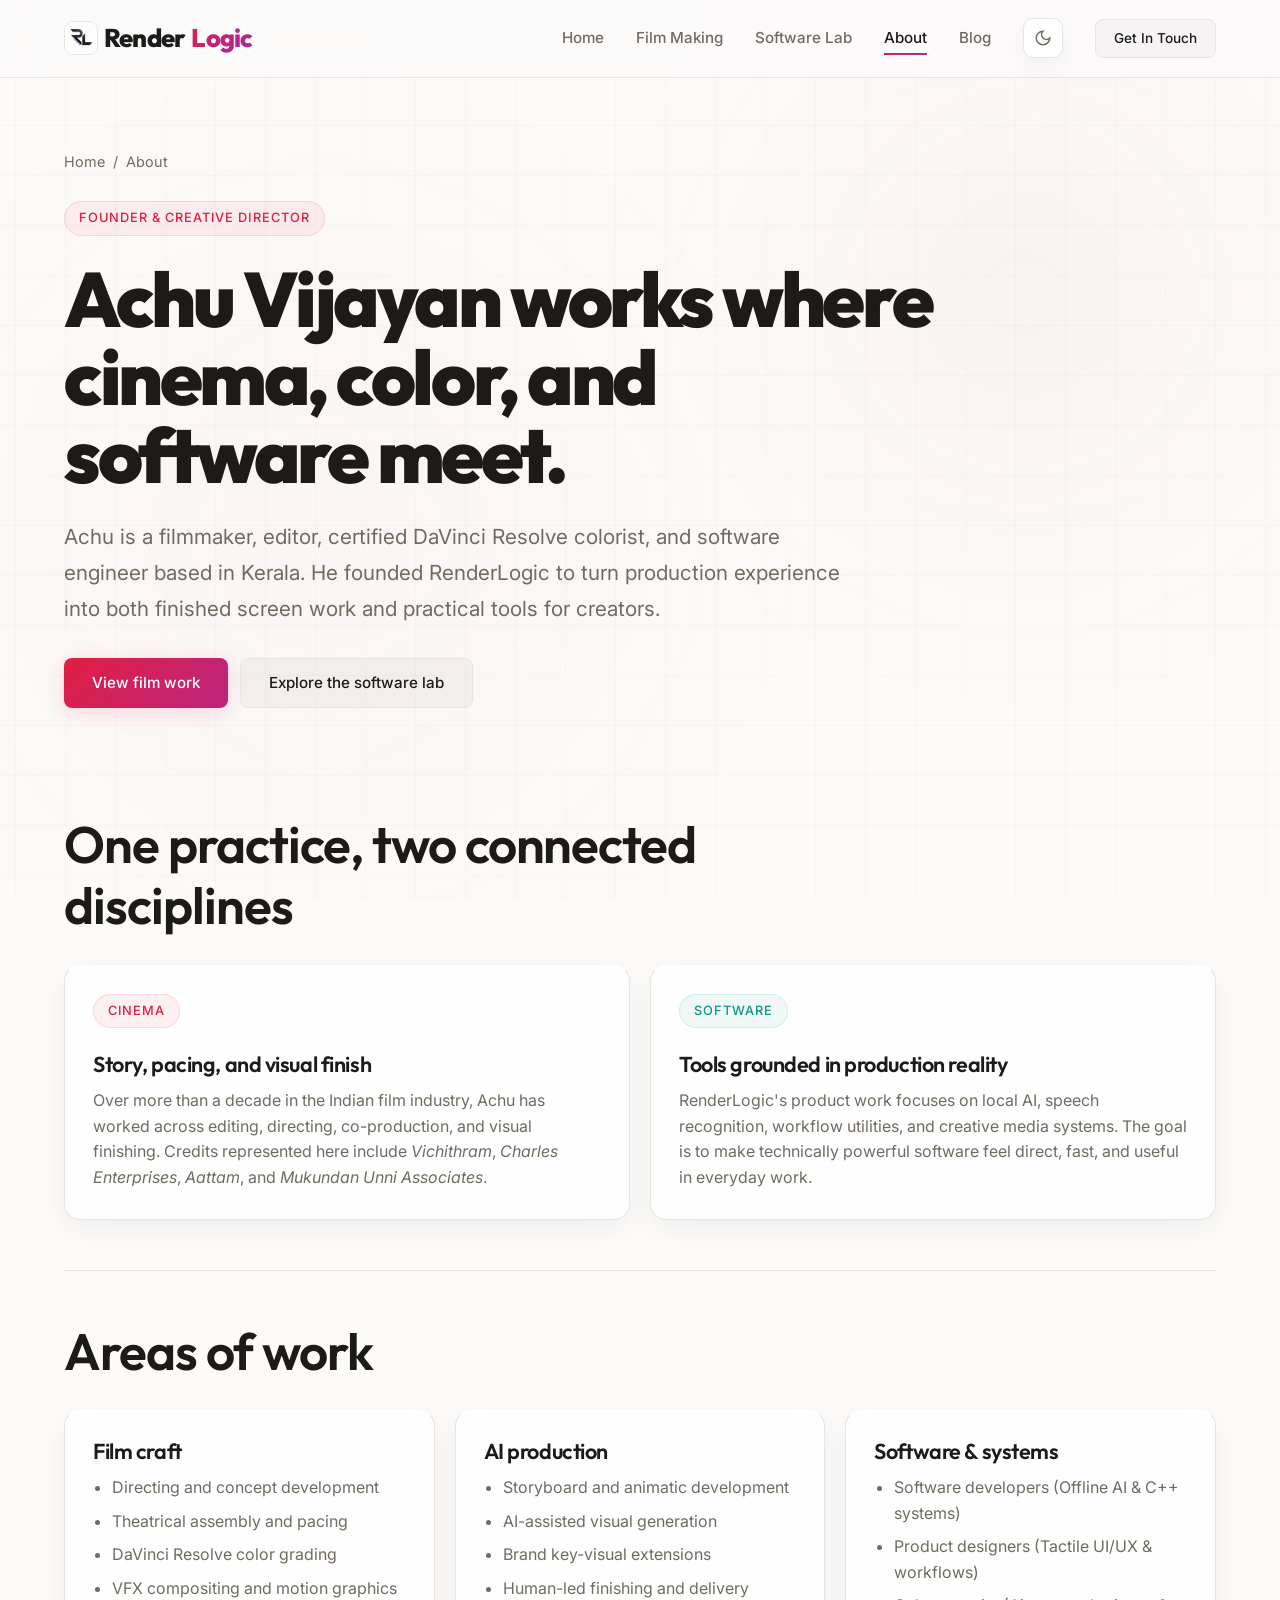
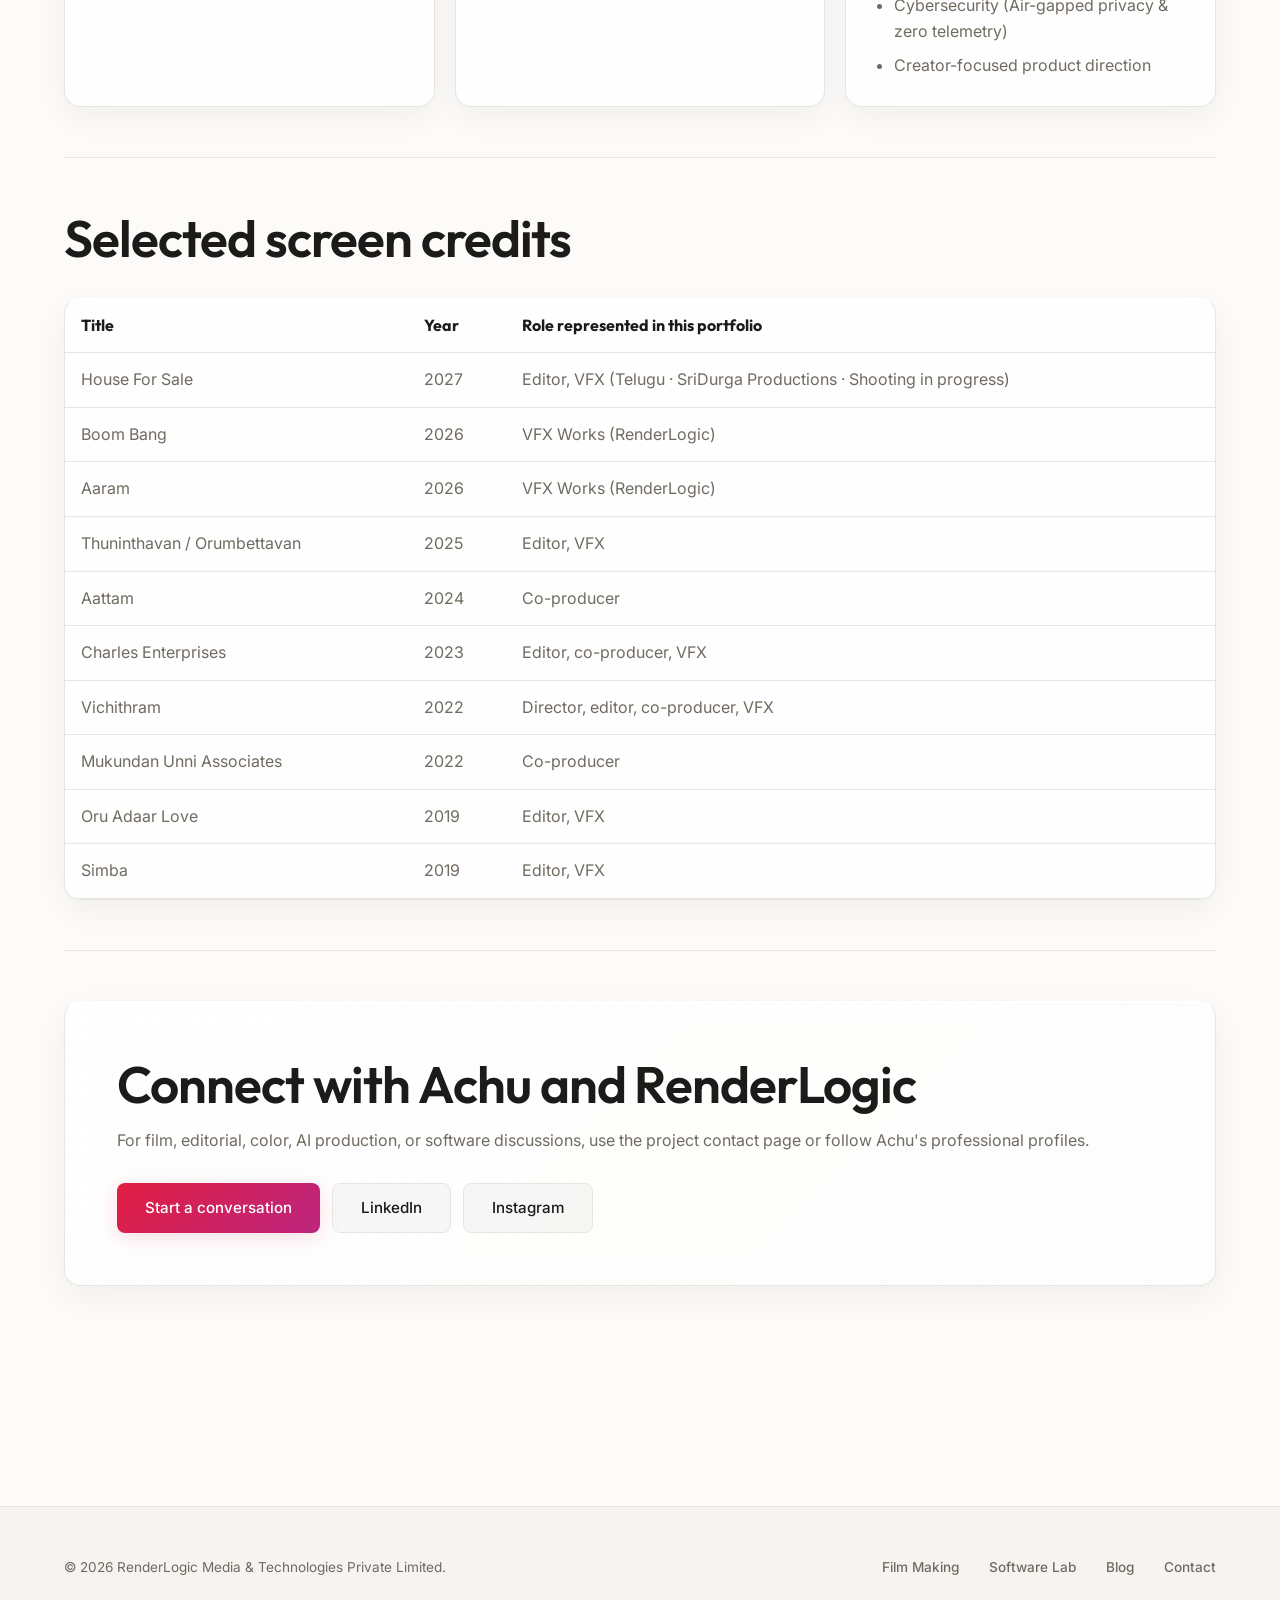
<file: about/index.html>
<!DOCTYPE html>
<html lang="en-IN">
<head>
    <meta charset="UTF-8"><meta name="viewport" content="width=device-width, initial-scale=1.0">
    <title>Achu Vijayan: Filmmaker, Editor &amp; Founder | RenderLogic</title>
    <meta name="description" content="Meet Achu Vijayan, Kerala filmmaker, editor, certified DaVinci Resolve colorist, software engineer, and founder of RenderLogic.">
    <meta name="author" content="RenderLogic Media &amp; Technologies Private Limited"><meta name="robots" content="index, follow, max-image-preview:large, max-snippet:-1"><meta name="referrer" content="strict-origin-when-cross-origin">
    <link rel="canonical" href="https://www.renderlogic.in/about/"><link rel="icon" type="image/png" sizes="256x256" href="/assets/logo-day.png"><link rel="apple-touch-icon" href="/assets/logo-day.png"><meta name="theme-color" content="#fcfbfa" media="(prefers-color-scheme: light)"><meta name="theme-color" content="#0a0a0b" media="(prefers-color-scheme: dark)"><meta name="color-scheme" content="light dark">
    <meta property="og:type" content="profile"><meta property="og:site_name" content="RenderLogic"><meta property="og:locale" content="en_IN"><meta property="og:url" content="https://www.renderlogic.in/about/"><meta property="og:title" content="Achu Vijayan: Filmmaker, Editor &amp; Founder | RenderLogic"><meta property="og:description" content="Cinema, editing, color, software, and product thinking under one creative practice."><meta property="og:image" content="https://www.renderlogic.in/assets/og-banner.png"><meta property="og:image:width" content="1200"><meta property="og:image:height" content="630"><meta property="og:image:alt" content="RenderLogic — cinematic craft meets software logic"><meta name="twitter:card" content="summary_large_image"><meta name="twitter:title" content="Achu Vijayan: Filmmaker, Editor &amp; Founder"><meta name="twitter:description" content="Cinema, editing, color, software, and product thinking under one creative practice."><meta name="twitter:image" content="https://www.renderlogic.in/assets/og-banner.png"><meta name="twitter:image:alt" content="RenderLogic — cinematic craft meets software logic">
    <script async src="https://www.googletagmanager.com/gtag/js?id=G-XNH281S53R"></script><script>window.dataLayer=window.dataLayer||[];function gtag(){dataLayer.push(arguments);}gtag('js',new Date());gtag('config','G-XNH281S53R');</script>
    <script type="application/ld+json">
    {"@context":"https://schema.org","@graph":[
      {"@type":"Organization","@id":"https://www.renderlogic.in/#organization","name":"RenderLogic","legalName":"RenderLogic Media & Technologies Private Limited","url":"https://www.renderlogic.in/","logo":"https://www.renderlogic.in/assets/logo-day.png"},
      {"@type":"Person","@id":"https://www.renderlogic.in/#achuvijayan","name":"Achu Vijayan","url":"https://www.renderlogic.in/about/","jobTitle":"Filmmaker, Film Editor, Colorist and Software Engineer","worksFor":{"@id":"https://www.renderlogic.in/#organization"},"sameAs":["https://www.instagram.com/achuvijayan/","https://www.linkedin.com/in/achuvijayan/"]},
      {"@type":"ProfilePage","@id":"https://www.renderlogic.in/about/#webpage","url":"https://www.renderlogic.in/about/","name":"Achu Vijayan: Filmmaker, Editor & Founder | RenderLogic","description":"Profile of RenderLogic founder Achu Vijayan.","dateModified":"2026-08-13","inLanguage":"en-IN","isPartOf":{"@id":"https://www.renderlogic.in/#website"},"mainEntity":{"@id":"https://www.renderlogic.in/#achuvijayan"},"breadcrumb":{"@id":"https://www.renderlogic.in/about/#breadcrumb"}},
      {"@type":"BreadcrumbList","@id":"https://www.renderlogic.in/about/#breadcrumb","itemListElement":[{"@type":"ListItem","position":1,"name":"Home","item":"https://www.renderlogic.in/"},{"@type":"ListItem","position":2,"name":"About","item":"https://www.renderlogic.in/about/"}]}
    ]}</script>
    <link rel="preconnect" href="https://fonts.googleapis.com"><link rel="preconnect" href="https://fonts.gstatic.com" crossorigin><link href="https://fonts.googleapis.com/css2?family=Inter:wght@300;400;500;600;700&amp;family=Outfit:wght@400;500;600;700;800;900&amp;display=swap" rel="stylesheet"><script>try{if(localStorage.getItem('rl-theme')==='dark')document.documentElement.classList.add('dark');}catch(e){}</script><link rel="stylesheet" href="/styles.css"><link rel="stylesheet" href="/seo-pages.css">
</head>
<body>
    <a class="skip-link" href="#main-content">Skip to main content</a><div class="bg-glow-container" aria-hidden="true"><div class="glow-spot-1"></div><div class="glow-spot-2"></div></div>
    <header class="header"><div class="container nav-container"><a href="/" class="logo" aria-label="RenderLogic home"><img src="/assets/logo-day.png" alt="" width="256" height="256" class="logo-mark-img logo-mark-day"><img src="/assets/logo-night.png" alt="" width="256" height="256" class="logo-mark-img logo-mark-night"><span class="logo-render">Render</span><span class="logo-logic">Logic</span></a><button class="mobile-nav-toggle" id="menu-toggle" type="button" aria-label="Toggle navigation menu" aria-expanded="false"><span></span><span></span><span></span></button><nav class="nav" id="navigation-bar" aria-label="Primary navigation"><a href="/" class="nav-link">Home</a><a href="/film-making/" class="nav-link">Film Making</a><a href="/software-lab/" class="nav-link">Software Lab</a><a href="/about/" class="nav-link active" aria-current="page">About</a><a href="/blog/" class="nav-link">Blog</a><button class="theme-toggle" id="theme-toggle-btn" type="button" aria-label="Toggle dark mode"><svg class="icon-moon" xmlns="http://www.w3.org/2000/svg" viewBox="0 0 24 24" fill="none" stroke="currentColor" stroke-width="2"><path d="M12 3a6 6 0 0 0 9 9 9 9 0 1 1-9-9Z"/></svg><svg class="icon-sun" xmlns="http://www.w3.org/2000/svg" viewBox="0 0 24 24" fill="none" stroke="currentColor" stroke-width="2"><circle cx="12" cy="12" r="4"/><path d="M12 2v2M12 20v2M4.93 4.93l1.41 1.41M17.66 17.66l1.41 1.41M2 12h2M20 12h2M6.34 17.66l-1.41 1.41M19.07 4.93l-1.41 1.41"/></svg></button><a href="/contact/" class="btn btn-nav">Get In Touch</a></nav></div></header>
    <main class="seo-main" id="main-content"><div class="container">
        <nav class="breadcrumbs" aria-label="Breadcrumb"><a href="/">Home</a><span aria-hidden="true">/</span><span aria-current="page">About</span></nav>
        <header class="seo-hero"><span class="badge">Founder &amp; Creative Director</span><h1>Achu Vijayan works where cinema, color, and software meet.</h1><p class="seo-lede">Achu is a filmmaker, editor, certified DaVinci Resolve colorist, and software engineer based in Kerala. He founded RenderLogic to turn production experience into both finished screen work and practical tools for creators.</p><div class="seo-actions"><a href="/film-making/" class="btn btn-primary">View film work</a><a href="/software-lab/" class="btn btn-secondary">Explore the software lab</a></div></header>
        <section class="seo-section" aria-labelledby="practice-heading"><h2 id="practice-heading">One practice, two connected disciplines</h2><div class="seo-grid two"><article class="seo-card glass-card"><span class="badge">Cinema</span><h3>Story, pacing, and visual finish</h3><p>Over more than a decade in the Indian film industry, Achu has worked across editing, directing, co-production, and visual finishing. Credits represented here include <em>Vichithram</em>, <em>Charles Enterprises</em>, <em>Aattam</em>, and <em>Mukundan Unni Associates</em>.</p></article><article class="seo-card glass-card"><span class="badge badge-accent">Software</span><h3>Tools grounded in production reality</h3><p>RenderLogic's product work focuses on local AI, speech recognition, workflow utilities, and creative media systems. The goal is to make technically powerful software feel direct, fast, and useful in everyday work.</p></article></div></section>
        <section class="seo-section" aria-labelledby="skills-heading"><h2 id="skills-heading">Areas of work</h2><div class="seo-grid"><article class="seo-card glass-card"><h3>Film craft</h3><ul><li>Directing and concept development</li><li>Theatrical assembly and pacing</li><li>DaVinci Resolve color grading</li><li>VFX compositing and motion graphics</li></ul></article><article class="seo-card glass-card"><h3>AI production</h3><ul><li>Storyboard and animatic development</li><li>AI-assisted visual generation</li><li>Brand key-visual extensions</li><li>Human-led finishing and delivery</li></ul></article><article class="seo-card glass-card"><h3>Software &amp; systems</h3><ul><li>Software developers (Offline AI &amp; C++ systems)</li><li>Product designers (Tactile UI/UX &amp; workflows)</li><li>Cybersecurity (Air-gapped privacy &amp; zero telemetry)</li><li>Creator-focused product direction</li></ul></article></div></section>
        <section class="seo-section" aria-labelledby="selected-credits-heading"><h2 id="selected-credits-heading">Selected screen credits</h2><div class="seo-table-wrap glass-card"><table class="seo-table"><thead><tr><th>Title</th><th>Year</th><th>Role represented in this portfolio</th></tr></thead><tbody><tr><td>House For Sale</td><td>2027</td><td>Editor, VFX (Telugu · SriDurga Productions · Shooting in progress)</td></tr><tr><td>Boom Bang</td><td>2026</td><td>VFX Works (RenderLogic)</td></tr><tr><td>Aaram</td><td>2026</td><td>VFX Works (RenderLogic)</td></tr><tr><td>Thuninthavan / Orumbettavan</td><td>2025</td><td>Editor, VFX</td></tr><tr><td>Aattam</td><td>2024</td><td>Co-producer</td></tr><tr><td>Charles Enterprises</td><td>2023</td><td>Editor, co-producer, VFX</td></tr><tr><td>Vichithram</td><td>2022</td><td>Director, editor, co-producer, VFX</td></tr><tr><td>Mukundan Unni Associates</td><td>2022</td><td>Co-producer</td></tr><tr><td>Oru Adaar Love</td><td>2019</td><td>Editor, VFX</td></tr><tr><td>Simba</td><td>2019</td><td>Editor, VFX</td></tr></tbody></table></div></section>
        <section class="seo-section"><div class="seo-callout glass-card"><h2>Connect with Achu and RenderLogic</h2><p>For film, editorial, color, AI production, or software discussions, use the project contact page or follow Achu's professional profiles.</p><div class="seo-actions"><a href="/contact/" class="btn btn-primary" data-cta="about_contact">Start a conversation</a><a href="https://www.linkedin.com/in/achuvijayan/" target="_blank" rel="me noopener" class="btn btn-secondary">LinkedIn</a><a href="https://www.instagram.com/achuvijayan/" target="_blank" rel="me noopener" class="btn btn-secondary">Instagram</a></div></div></section>
    </div></main>
    <footer class="footer"><div class="container footer-container"><p class="seo-footer-note">© 2026 RenderLogic Media &amp; Technologies Private Limited.</p><div class="footer-links"><a href="/film-making/">Film Making</a><a href="/software-lab/">Software Lab</a><a href="/blog/">Blog</a><a href="/contact/">Contact</a></div></div></footer><script src="/seo-pages.js" defer></script>
</body></html>
</file>
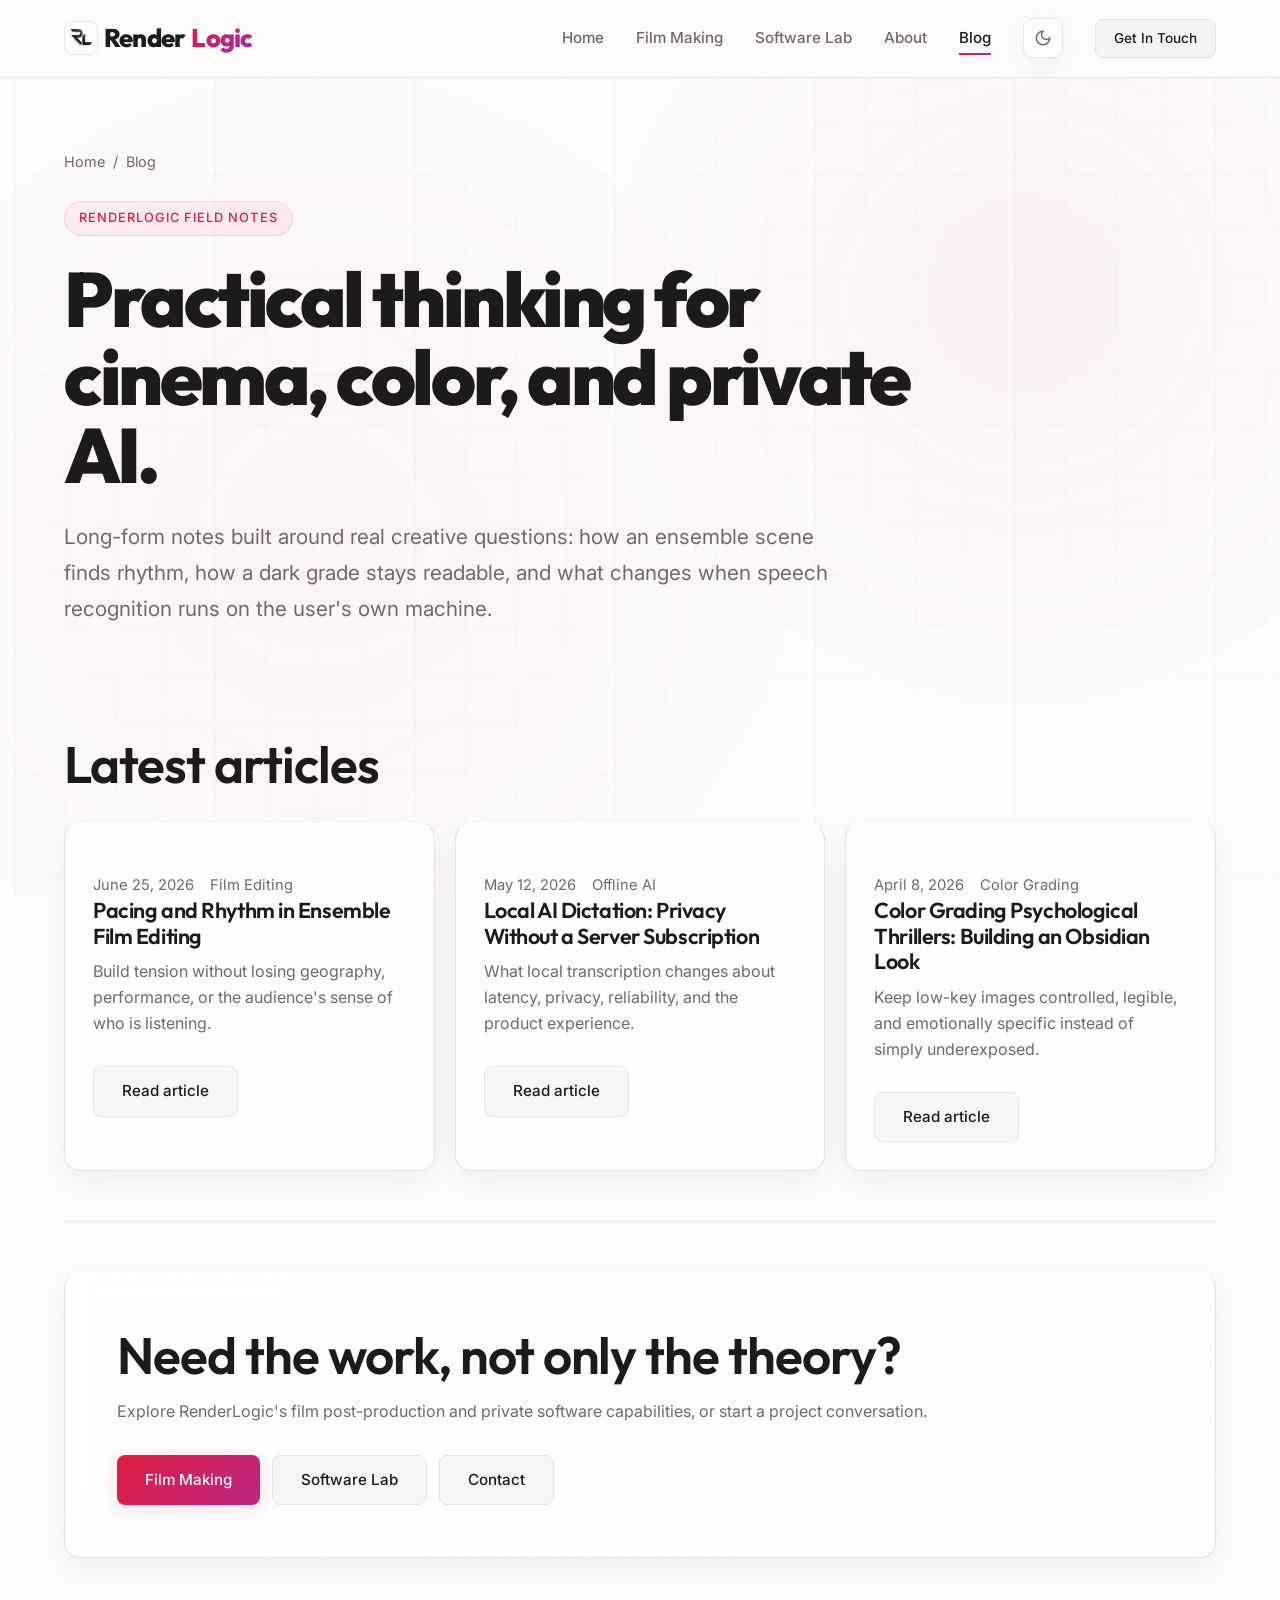
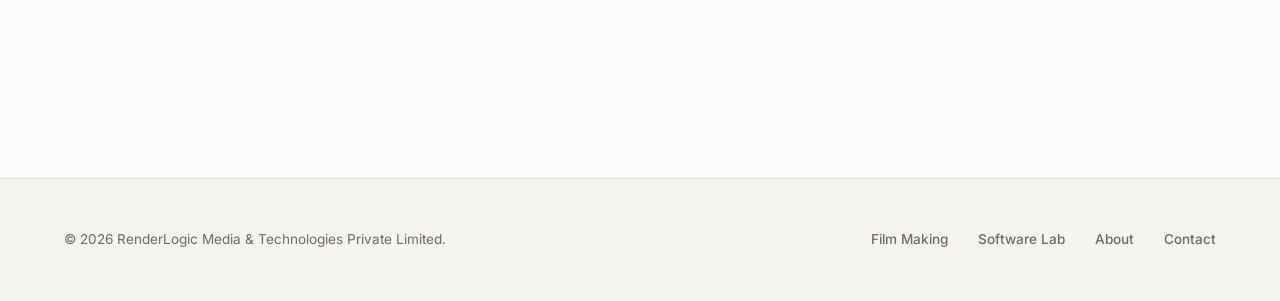
<file: blog/index.html>
<!DOCTYPE html>
<html lang="en-IN">
<head>
    <meta charset="UTF-8"><meta name="viewport" content="width=device-width, initial-scale=1.0">
    <title>Film Editing, Color &amp; Offline AI Articles | RenderLogic</title>
    <meta name="description" content="Practical RenderLogic articles on film editing rhythm, cinematic color grading, private offline AI, dictation, and creative technology workflows.">
    <meta name="author" content="RenderLogic Media &amp; Technologies Private Limited"><meta name="robots" content="index, follow, max-image-preview:large, max-snippet:-1"><meta name="referrer" content="strict-origin-when-cross-origin">
    <link rel="canonical" href="https://www.renderlogic.in/blog/"><link rel="icon" type="image/png" sizes="256x256" href="/assets/logo-day.png"><link rel="apple-touch-icon" href="/assets/logo-day.png"><meta name="theme-color" content="#fcfbfa" media="(prefers-color-scheme: light)"><meta name="theme-color" content="#0a0a0b" media="(prefers-color-scheme: dark)"><meta name="color-scheme" content="light dark">
    <meta property="og:type" content="website"><meta property="og:site_name" content="RenderLogic"><meta property="og:locale" content="en_IN"><meta property="og:url" content="https://www.renderlogic.in/blog/"><meta property="og:title" content="Film Editing, Color &amp; Offline AI Articles | RenderLogic"><meta property="og:description" content="Practical notes from the intersection of cinema, post-production, and private software."><meta property="og:image" content="https://www.renderlogic.in/assets/og-banner.png"><meta property="og:image:width" content="1200"><meta property="og:image:height" content="630"><meta property="og:image:alt" content="RenderLogic film and offline AI articles"><meta name="twitter:card" content="summary_large_image"><meta name="twitter:title" content="Film Editing, Color &amp; Offline AI Articles"><meta name="twitter:description" content="Practical notes from the intersection of cinema, post-production, and private software."><meta name="twitter:image" content="https://www.renderlogic.in/assets/og-banner.png"><meta name="twitter:image:alt" content="RenderLogic film and offline AI articles">
    <script async src="https://www.googletagmanager.com/gtag/js?id=G-XNH281S53R"></script><script>window.dataLayer=window.dataLayer||[];function gtag(){dataLayer.push(arguments);}gtag('js',new Date());gtag('config','G-XNH281S53R');</script>
    <script type="application/ld+json">{"@context":"https://schema.org","@graph":[{"@type":"CollectionPage","@id":"https://www.renderlogic.in/blog/#webpage","url":"https://www.renderlogic.in/blog/","name":"Film Editing, Color & Offline AI Articles | RenderLogic","description":"RenderLogic articles about cinema, post-production, and offline AI software.","inLanguage":"en-IN","isPartOf":{"@id":"https://www.renderlogic.in/#website"},"mainEntity":{"@id":"https://www.renderlogic.in/blog/#articles"},"breadcrumb":{"@id":"https://www.renderlogic.in/blog/#breadcrumb"}},{"@type":"ItemList","@id":"https://www.renderlogic.in/blog/#articles","itemListElement":[{"@type":"ListItem","position":1,"url":"https://www.renderlogic.in/blog/pacing-and-rhythm-ensemble-film-editing/","name":"Pacing and Rhythm in Ensemble Film Editing"},{"@type":"ListItem","position":2,"url":"https://www.renderlogic.in/blog/local-ai-dictation-privacy/","name":"Local AI Dictation: Privacy Without a Server Subscription"},{"@type":"ListItem","position":3,"url":"https://www.renderlogic.in/blog/color-grading-psychological-thrillers/","name":"Color Grading Psychological Thrillers: Building an Obsidian Look"}]},{"@type":"BreadcrumbList","@id":"https://www.renderlogic.in/blog/#breadcrumb","itemListElement":[{"@type":"ListItem","position":1,"name":"Home","item":"https://www.renderlogic.in/"},{"@type":"ListItem","position":2,"name":"Blog","item":"https://www.renderlogic.in/blog/"}]}]}</script>
    <link rel="preconnect" href="https://fonts.googleapis.com"><link rel="preconnect" href="https://fonts.gstatic.com" crossorigin><link href="https://fonts.googleapis.com/css2?family=Inter:wght@300;400;500;600;700&amp;family=Outfit:wght@400;500;600;700;800;900&amp;display=swap" rel="stylesheet"><script>try{if(localStorage.getItem('rl-theme')==='dark')document.documentElement.classList.add('dark');}catch(e){}</script><link rel="stylesheet" href="/styles.css"><link rel="stylesheet" href="/seo-pages.css">
</head>
<body>
    <a class="skip-link" href="#main-content">Skip to main content</a><div class="bg-glow-container" aria-hidden="true"><div class="glow-spot-1"></div><div class="glow-spot-2"></div></div>
    <header class="header"><div class="container nav-container"><a href="/" class="logo" aria-label="RenderLogic home"><img src="/assets/logo-day.png" alt="" width="256" height="256" class="logo-mark-img logo-mark-day"><img src="/assets/logo-night.png" alt="" width="256" height="256" class="logo-mark-img logo-mark-night"><span class="logo-render">Render</span><span class="logo-logic">Logic</span></a><button class="mobile-nav-toggle" id="menu-toggle" type="button" aria-label="Toggle navigation menu" aria-expanded="false"><span></span><span></span><span></span></button><nav class="nav" id="navigation-bar" aria-label="Primary navigation"><a href="/" class="nav-link">Home</a><a href="/film-making/" class="nav-link">Film Making</a><a href="/software-lab/" class="nav-link">Software Lab</a><a href="/about/" class="nav-link">About</a><a href="/blog/" class="nav-link active" aria-current="page">Blog</a><button class="theme-toggle" id="theme-toggle-btn" type="button" aria-label="Toggle dark mode"><svg class="icon-moon" xmlns="http://www.w3.org/2000/svg" viewBox="0 0 24 24" fill="none" stroke="currentColor" stroke-width="2"><path d="M12 3a6 6 0 0 0 9 9 9 9 0 1 1-9-9Z"/></svg><svg class="icon-sun" xmlns="http://www.w3.org/2000/svg" viewBox="0 0 24 24" fill="none" stroke="currentColor" stroke-width="2"><circle cx="12" cy="12" r="4"/><path d="M12 2v2M12 20v2M4.93 4.93l1.41 1.41M17.66 17.66l1.41 1.41M2 12h2M20 12h2M6.34 17.66l-1.41 1.41M19.07 4.93l-1.41 1.41"/></svg></button><a href="/contact/" class="btn btn-nav">Get In Touch</a></nav></div></header>
    <main class="seo-main" id="main-content"><div class="container">
        <nav class="breadcrumbs" aria-label="Breadcrumb"><a href="/">Home</a><span aria-hidden="true">/</span><span aria-current="page">Blog</span></nav>
        <header class="seo-hero"><span class="badge">RenderLogic field notes</span><h1>Practical thinking for cinema, color, and private AI.</h1><p class="seo-lede">Long-form notes built around real creative questions: how an ensemble scene finds rhythm, how a dark grade stays readable, and what changes when speech recognition runs on the user's own machine.</p></header>
        <section class="seo-section" aria-labelledby="latest-articles-heading"><h2 id="latest-articles-heading">Latest articles</h2><div class="seo-grid">
            <article class="seo-card glass-card"><div class="article-meta"><time datetime="2026-06-25">June 25, 2026</time><span>Film Editing</span></div><h3>Pacing and Rhythm in Ensemble Film Editing</h3><p>Build tension without losing geography, performance, or the audience's sense of who is listening.</p><div class="seo-actions"><a href="/blog/pacing-and-rhythm-ensemble-film-editing/" class="btn btn-secondary">Read article</a></div></article>
            <article class="seo-card glass-card"><div class="article-meta"><time datetime="2026-05-12">May 12, 2026</time><span>Offline AI</span></div><h3>Local AI Dictation: Privacy Without a Server Subscription</h3><p>What local transcription changes about latency, privacy, reliability, and the product experience.</p><div class="seo-actions"><a href="/blog/local-ai-dictation-privacy/" class="btn btn-secondary">Read article</a></div></article>
            <article class="seo-card glass-card"><div class="article-meta"><time datetime="2026-04-08">April 8, 2026</time><span>Color Grading</span></div><h3>Color Grading Psychological Thrillers: Building an Obsidian Look</h3><p>Keep low-key images controlled, legible, and emotionally specific instead of simply underexposed.</p><div class="seo-actions"><a href="/blog/color-grading-psychological-thrillers/" class="btn btn-secondary">Read article</a></div></article>
        </div></section>
        <section class="seo-section"><div class="seo-callout glass-card"><h2>Need the work, not only the theory?</h2><p>Explore RenderLogic's film post-production and private software capabilities, or start a project conversation.</p><div class="seo-actions"><a href="/film-making/" class="btn btn-primary">Film Making</a><a href="/software-lab/" class="btn btn-secondary">Software Lab</a><a href="/contact/" class="btn btn-secondary">Contact</a></div></div></section>
    </div></main>
    <footer class="footer"><div class="container footer-container"><p class="seo-footer-note">© 2026 RenderLogic Media &amp; Technologies Private Limited.</p><div class="footer-links"><a href="/film-making/">Film Making</a><a href="/software-lab/">Software Lab</a><a href="/about/">About</a><a href="/contact/">Contact</a></div></div></footer><script src="/seo-pages.js" defer></script>
</body></html>
</file>
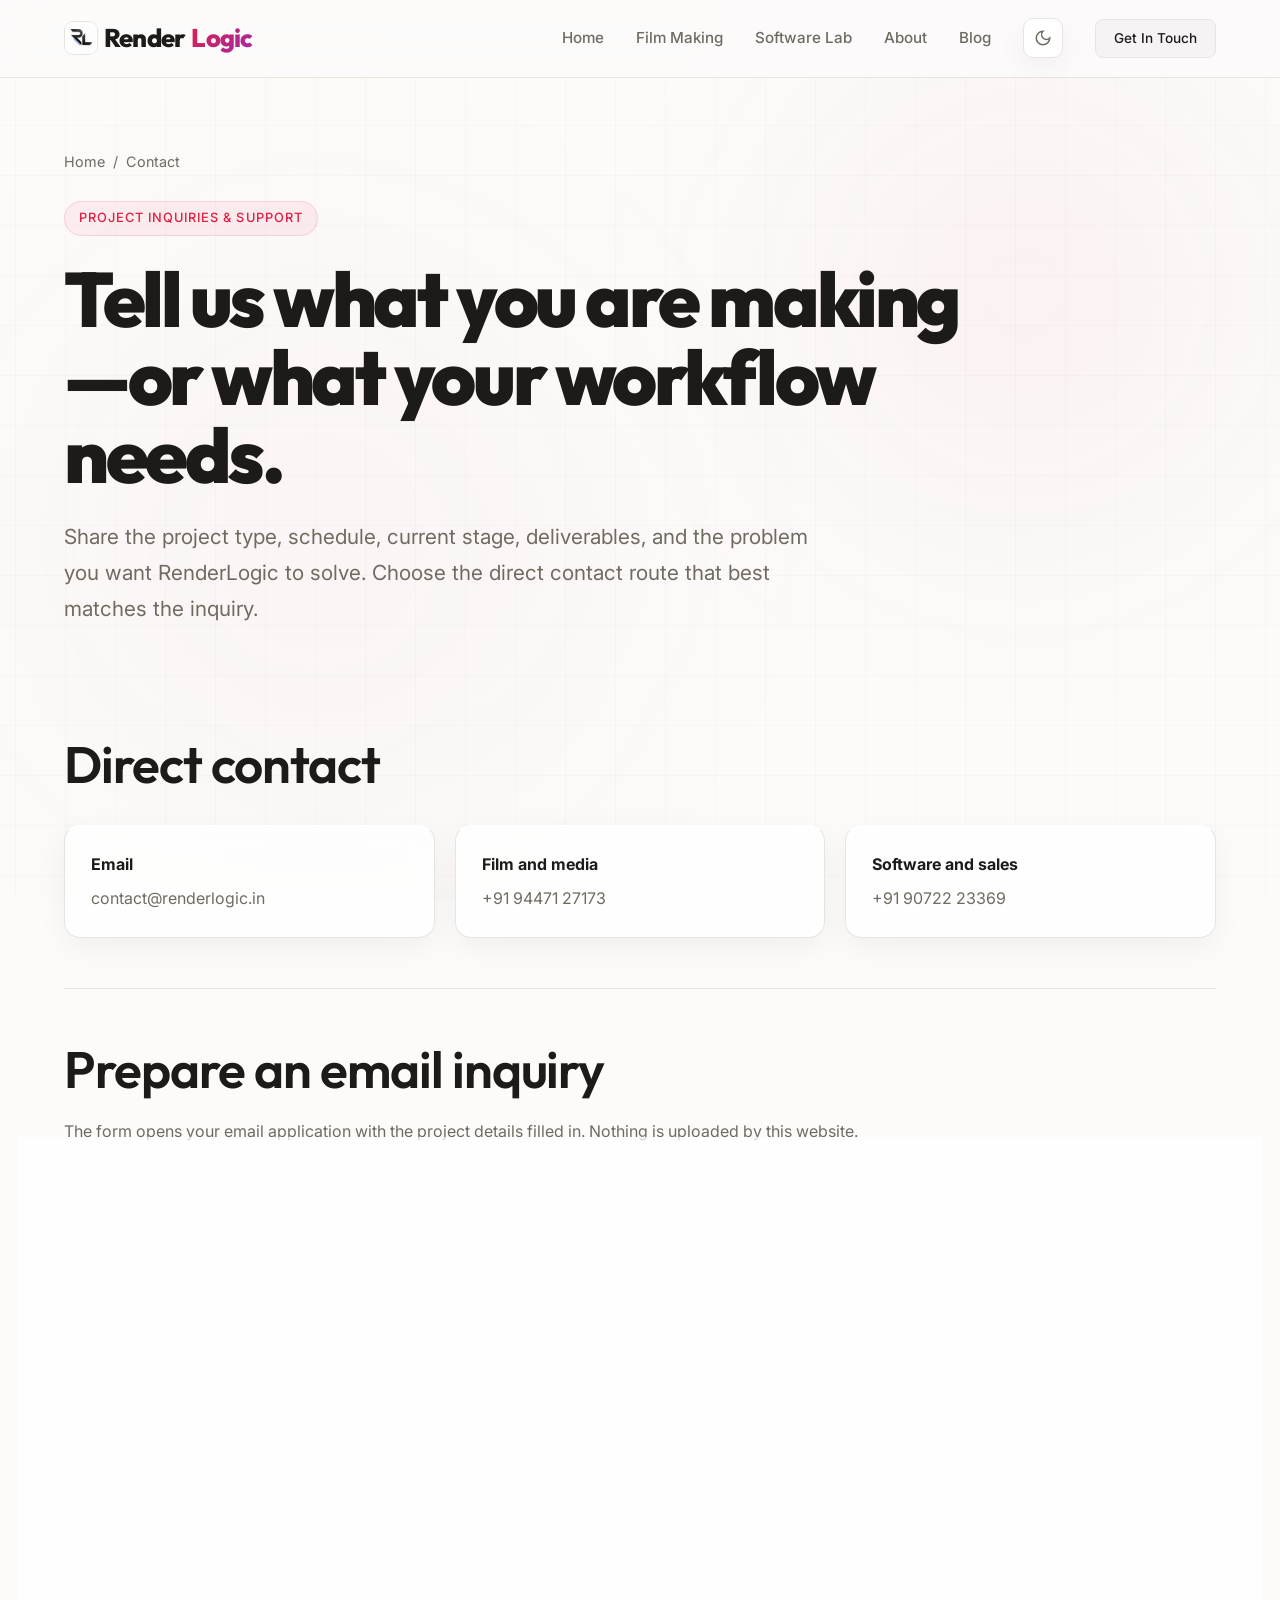
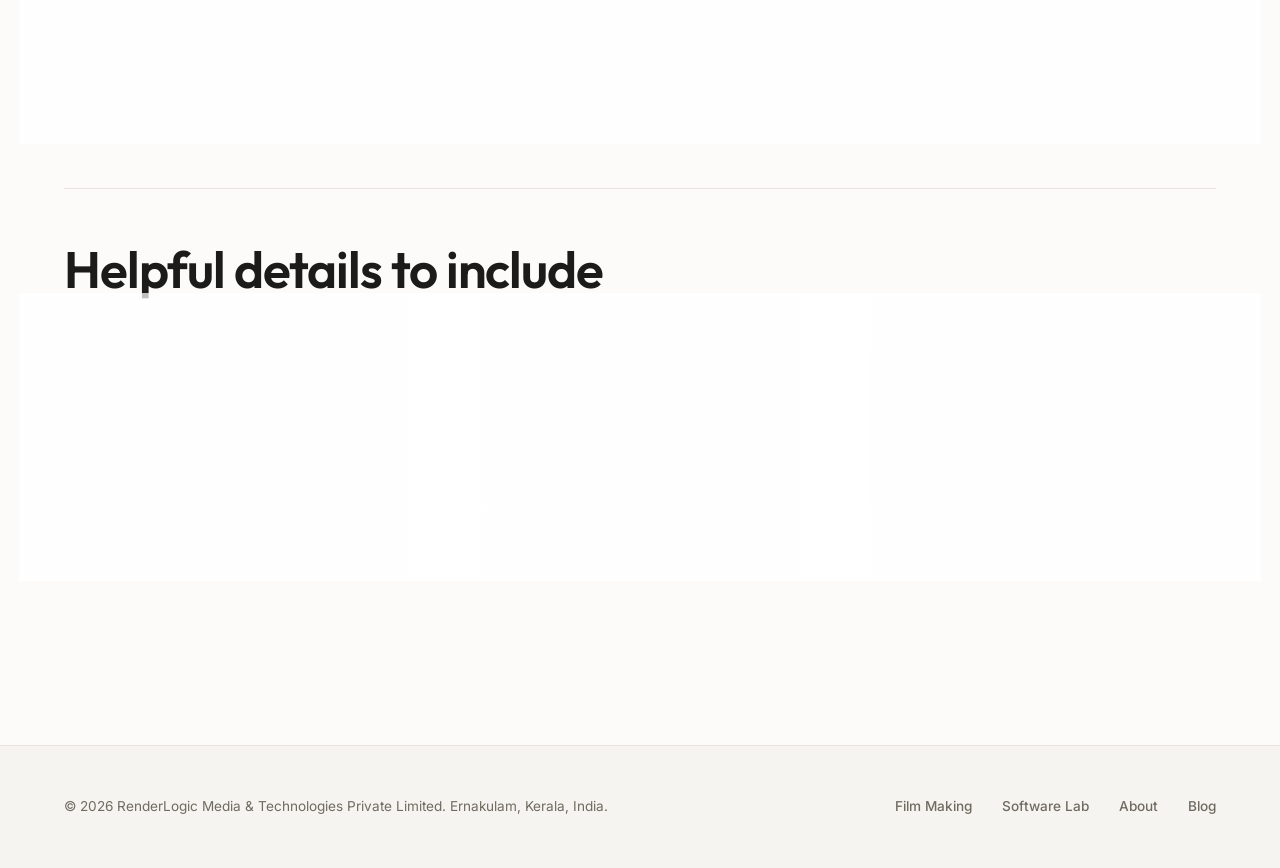
<file: contact/index.html>
<!DOCTYPE html>
<html lang="en-IN">
<head>
    <meta charset="UTF-8"><meta name="viewport" content="width=device-width, initial-scale=1.0">
    <title>Contact RenderLogic for Film &amp; Software Projects</title>
    <meta name="description" content="Contact RenderLogic in Kerala for film editing, color grading, AI filmmaking, Parayu support, or private offline AI software development.">
    <meta name="author" content="RenderLogic Media &amp; Technologies Private Limited"><meta name="robots" content="index, follow, max-snippet:-1"><meta name="referrer" content="strict-origin-when-cross-origin">
    <link rel="canonical" href="https://www.renderlogic.in/contact/"><link rel="icon" type="image/png" sizes="256x256" href="/assets/logo-day.png"><link rel="apple-touch-icon" href="/assets/logo-day.png"><meta name="theme-color" content="#fcfbfa" media="(prefers-color-scheme: light)"><meta name="theme-color" content="#0a0a0b" media="(prefers-color-scheme: dark)"><meta name="color-scheme" content="light dark">
    <meta property="og:type" content="website"><meta property="og:site_name" content="RenderLogic"><meta property="og:locale" content="en_IN"><meta property="og:url" content="https://www.renderlogic.in/contact/"><meta property="og:title" content="Contact RenderLogic for Film &amp; Software Projects"><meta property="og:description" content="Start a conversation about post-production, AI filmmaking, or private offline software."><meta property="og:image" content="https://www.renderlogic.in/assets/og-banner.png"><meta property="og:image:width" content="1200"><meta property="og:image:height" content="630"><meta property="og:image:alt" content="RenderLogic film and software studio"><meta name="twitter:card" content="summary_large_image"><meta name="twitter:title" content="Contact RenderLogic"><meta name="twitter:description" content="Start a conversation about post-production, AI filmmaking, or private offline software."><meta name="twitter:image" content="https://www.renderlogic.in/assets/og-banner.png"><meta name="twitter:image:alt" content="RenderLogic film and software studio">
    <script async src="https://www.googletagmanager.com/gtag/js?id=G-XNH281S53R"></script><script>window.dataLayer=window.dataLayer||[];function gtag(){dataLayer.push(arguments);}gtag('js',new Date());gtag('config','G-XNH281S53R');</script>
    <script type="application/ld+json">{"@context":"https://schema.org","@graph":[{"@type":"Organization","@id":"https://www.renderlogic.in/#organization","name":"RenderLogic","legalName":"RenderLogic Media & Technologies Private Limited","url":"https://www.renderlogic.in/","logo":"https://www.renderlogic.in/assets/logo-day.png","email":"contact@renderlogic.in","telephone":"+919447127173"},{"@type":"ContactPage","@id":"https://www.renderlogic.in/contact/#webpage","url":"https://www.renderlogic.in/contact/","name":"Contact RenderLogic for Film & Software Projects","description":"Contact options for RenderLogic film, software, and product inquiries.","inLanguage":"en-IN","isPartOf":{"@id":"https://www.renderlogic.in/#website"},"about":{"@id":"https://www.renderlogic.in/#organization"},"breadcrumb":{"@id":"https://www.renderlogic.in/contact/#breadcrumb"}},{"@type":"BreadcrumbList","@id":"https://www.renderlogic.in/contact/#breadcrumb","itemListElement":[{"@type":"ListItem","position":1,"name":"Home","item":"https://www.renderlogic.in/"},{"@type":"ListItem","position":2,"name":"Contact","item":"https://www.renderlogic.in/contact/"}]}]}</script>
    <link rel="preconnect" href="https://fonts.googleapis.com"><link rel="preconnect" href="https://fonts.gstatic.com" crossorigin><link href="https://fonts.googleapis.com/css2?family=Inter:wght@300;400;500;600;700&amp;family=Outfit:wght@400;500;600;700;800;900&amp;display=swap" rel="stylesheet"><script>try{if(localStorage.getItem('rl-theme')==='dark')document.documentElement.classList.add('dark');}catch(e){}</script><link rel="stylesheet" href="/styles.css"><link rel="stylesheet" href="/seo-pages.css">
</head>
<body>
    <a class="skip-link" href="#main-content">Skip to main content</a><div class="bg-glow-container" aria-hidden="true"><div class="glow-spot-1"></div><div class="glow-spot-2"></div></div>
    <header class="header"><div class="container nav-container"><a href="/" class="logo" aria-label="RenderLogic home"><img src="/assets/logo-day.png" alt="" width="256" height="256" class="logo-mark-img logo-mark-day"><img src="/assets/logo-night.png" alt="" width="256" height="256" class="logo-mark-img logo-mark-night"><span class="logo-render">Render</span><span class="logo-logic">Logic</span></a><button class="mobile-nav-toggle" id="menu-toggle" type="button" aria-label="Toggle navigation menu" aria-expanded="false"><span></span><span></span><span></span></button><nav class="nav" id="navigation-bar" aria-label="Primary navigation"><a href="/" class="nav-link">Home</a><a href="/film-making/" class="nav-link">Film Making</a><a href="/software-lab/" class="nav-link">Software Lab</a><a href="/about/" class="nav-link">About</a><a href="/blog/" class="nav-link">Blog</a><button class="theme-toggle" id="theme-toggle-btn" type="button" aria-label="Toggle dark mode"><svg class="icon-moon" xmlns="http://www.w3.org/2000/svg" viewBox="0 0 24 24" fill="none" stroke="currentColor" stroke-width="2"><path d="M12 3a6 6 0 0 0 9 9 9 9 0 1 1-9-9Z"/></svg><svg class="icon-sun" xmlns="http://www.w3.org/2000/svg" viewBox="0 0 24 24" fill="none" stroke="currentColor" stroke-width="2"><circle cx="12" cy="12" r="4"/><path d="M12 2v2M12 20v2M4.93 4.93l1.41 1.41M17.66 17.66l1.41 1.41M2 12h2M20 12h2M6.34 17.66l-1.41 1.41M19.07 4.93l-1.41 1.41"/></svg></button><a href="/contact/" class="btn btn-nav active" aria-current="page">Get In Touch</a></nav></div></header>
    <main class="seo-main" id="main-content"><div class="container">
        <nav class="breadcrumbs" aria-label="Breadcrumb"><a href="/">Home</a><span aria-hidden="true">/</span><span aria-current="page">Contact</span></nav>
        <header class="seo-hero"><span class="badge">Project inquiries &amp; support</span><h1>Tell us what you are making—or what your workflow needs.</h1><p class="seo-lede">Share the project type, schedule, current stage, deliverables, and the problem you want RenderLogic to solve. Choose the direct contact route that best matches the inquiry.</p></header>
        <section class="seo-section" aria-labelledby="direct-contact-heading"><h2 id="direct-contact-heading">Direct contact</h2><div class="contact-panel"><a href="mailto:contact@renderlogic.in" class="glass-card"><strong>Email</strong><span>contact@renderlogic.in</span></a><a href="tel:+919447127173" class="glass-card"><strong>Film and media</strong><span>+91 94471 27173</span></a><a href="tel:+919072223369" class="glass-card"><strong>Software and sales</strong><span>+91 90722 23369</span></a></div></section>
        <section class="seo-section" aria-labelledby="contact-form-heading"><h2 id="contact-form-heading">Prepare an email inquiry</h2><p>The form opens your email application with the project details filled in. Nothing is uploaded by this website.</p><form class="contact-form glass-card" id="seo-contact-form" action="mailto:contact@renderlogic.in" method="POST" enctype="text/plain" style="margin-top:28px"><div class="form-row"><div class="form-half"><label for="seo-contact-name">Name</label><input type="text" id="seo-contact-name" name="name" autocomplete="name" required></div><div class="form-half"><label for="seo-contact-email">Email</label><input type="email" id="seo-contact-email" name="email" autocomplete="email" required></div></div><div class="form-group"><label for="seo-contact-interest">Inquiry type</label><select id="seo-contact-interest" name="interest" required><option value="film editing and directing">Film editing and directing</option><option value="color grading and VFX">Color grading and VFX</option><option value="Parayu support">Parayu support</option><option value="custom software development">Custom software development</option><option value="general">General inquiry</option></select></div><div class="form-group"><label for="seo-contact-message">Project details</label><textarea id="seo-contact-message" name="message" rows="7" minlength="20" required></textarea></div><button type="submit" class="btn btn-primary btn-full-width">Open email inquiry</button><p class="form-status" id="seo-contact-status" role="status" aria-live="polite"></p></form></section>
        <section class="seo-section" aria-labelledby="before-contact-heading"><h2 id="before-contact-heading">Helpful details to include</h2><div class="seo-grid"><article class="seo-card glass-card"><h3>For film work</h3><p>Runtime, language, current cut stage, delivery format, key dates, and whether you need editorial, grade, VFX, or a complete post-production path.</p></article><article class="seo-card glass-card"><h3>For software</h3><p>Target platform, input and output, offline or privacy requirements, existing tools, expected volume, and the task that currently consumes the most time.</p></article><article class="seo-card glass-card"><h3>For Parayu</h3><p>Platform, application version, expected behavior, what happened instead, and the exact steps that reproduce the issue.</p></article></div></section>
    </div></main>
    <footer class="footer"><div class="container footer-container"><p class="seo-footer-note">© 2026 RenderLogic Media &amp; Technologies Private Limited. Ernakulam, Kerala, India.</p><div class="footer-links"><a href="/film-making/">Film Making</a><a href="/software-lab/">Software Lab</a><a href="/about/">About</a><a href="/blog/">Blog</a></div></div></footer><script src="/seo-pages.js" defer></script>
</body></html>
</file>
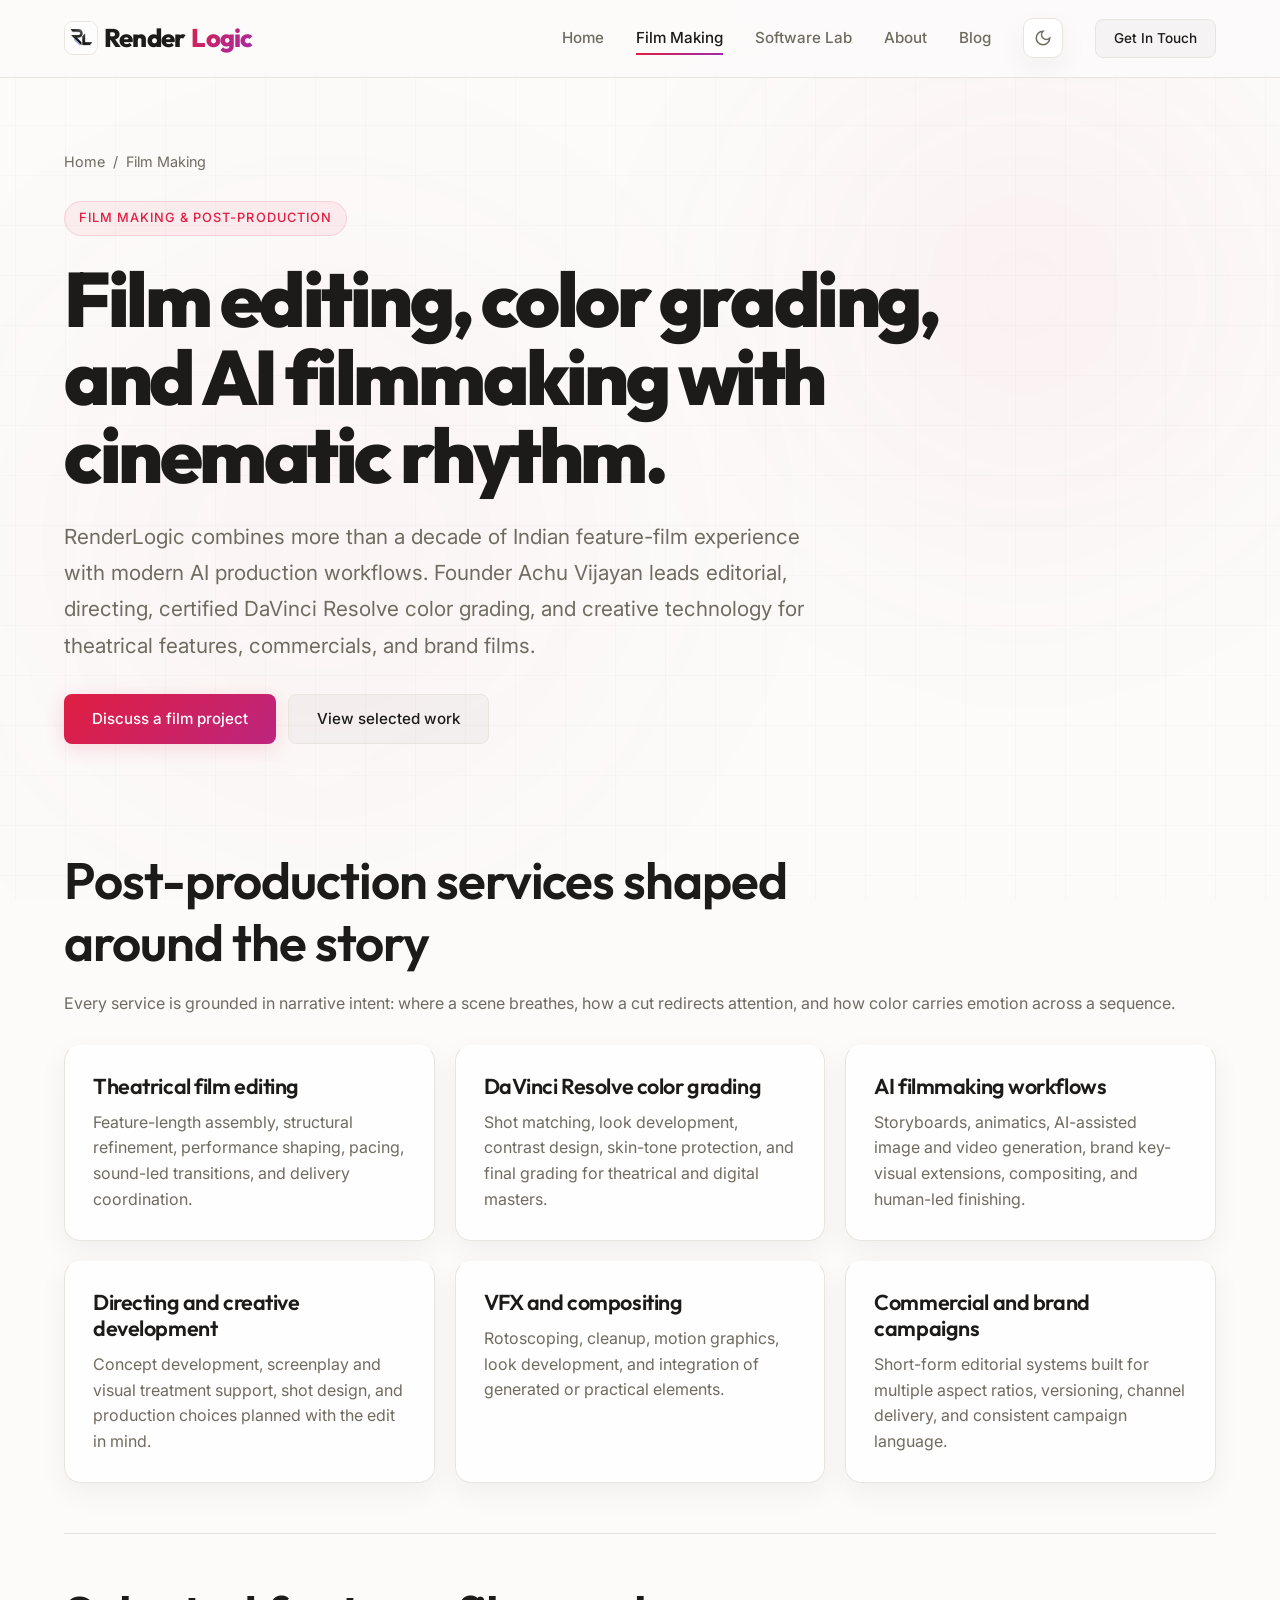
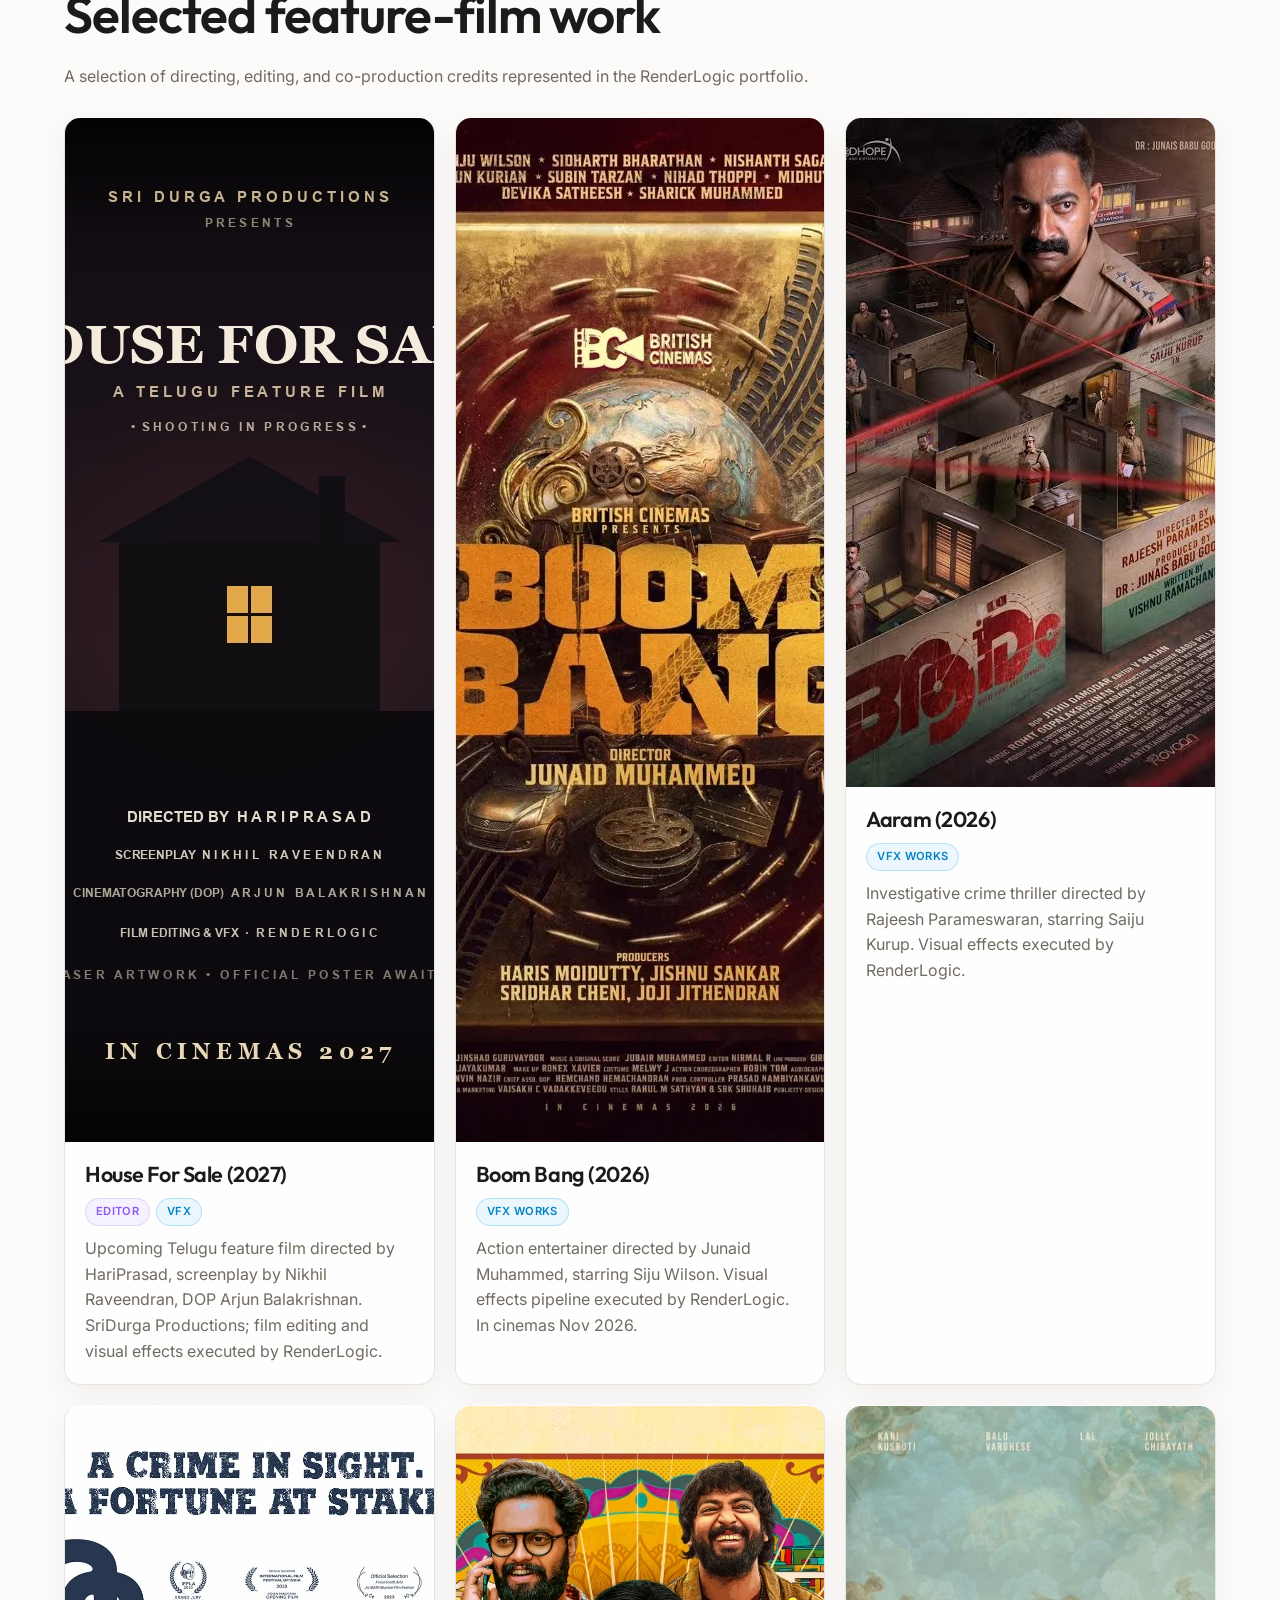
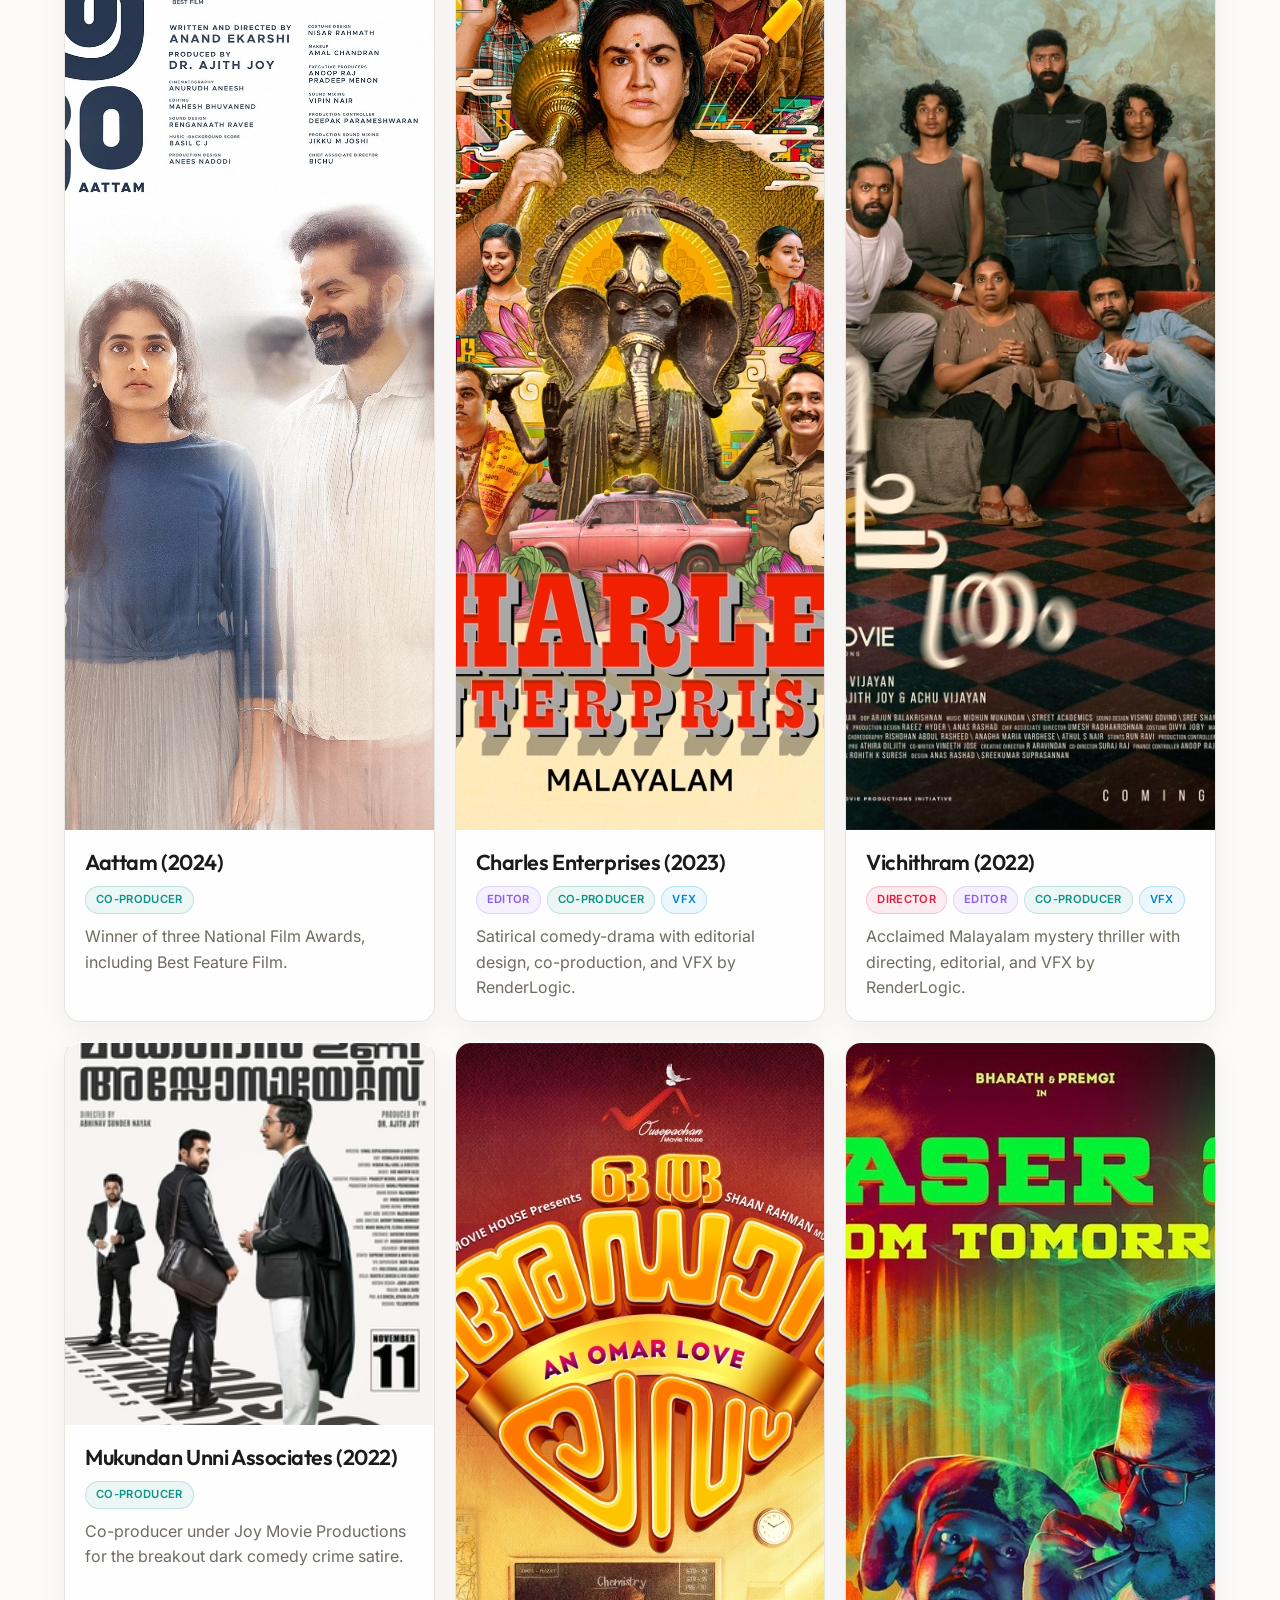
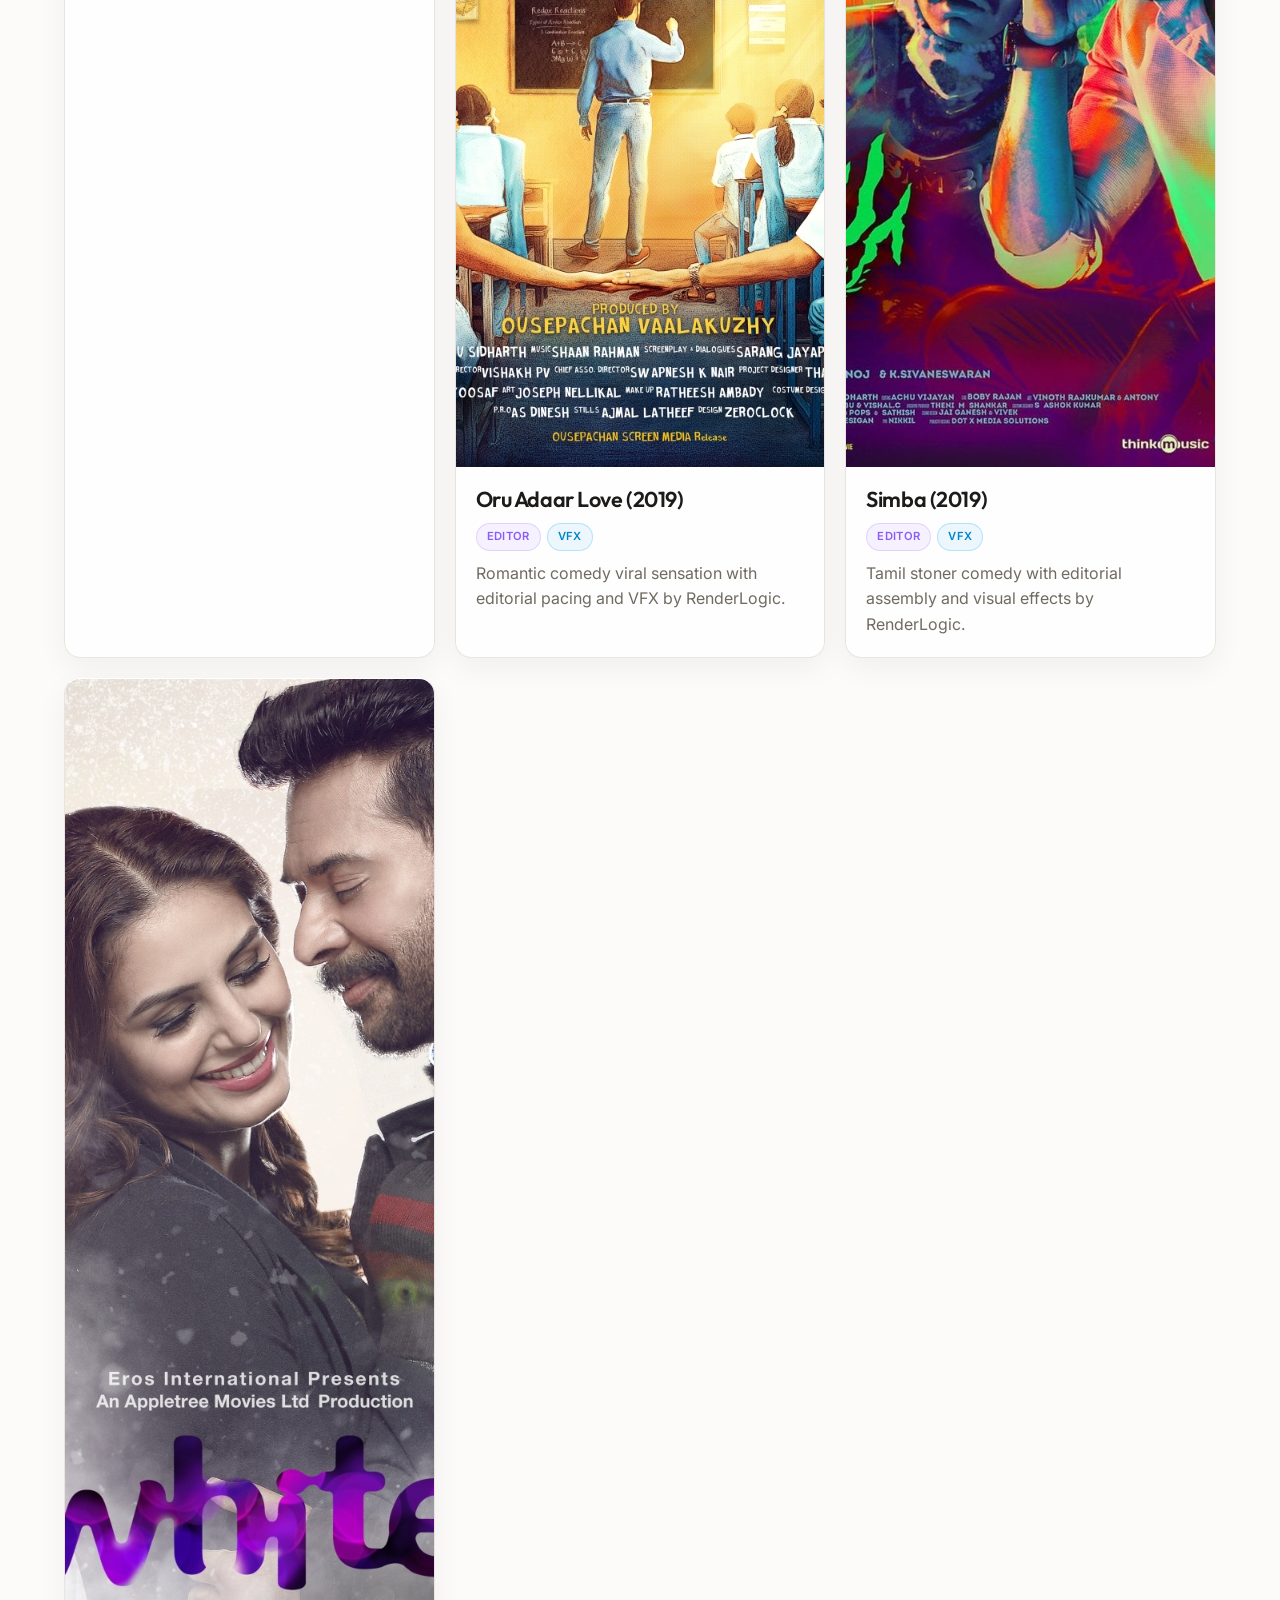
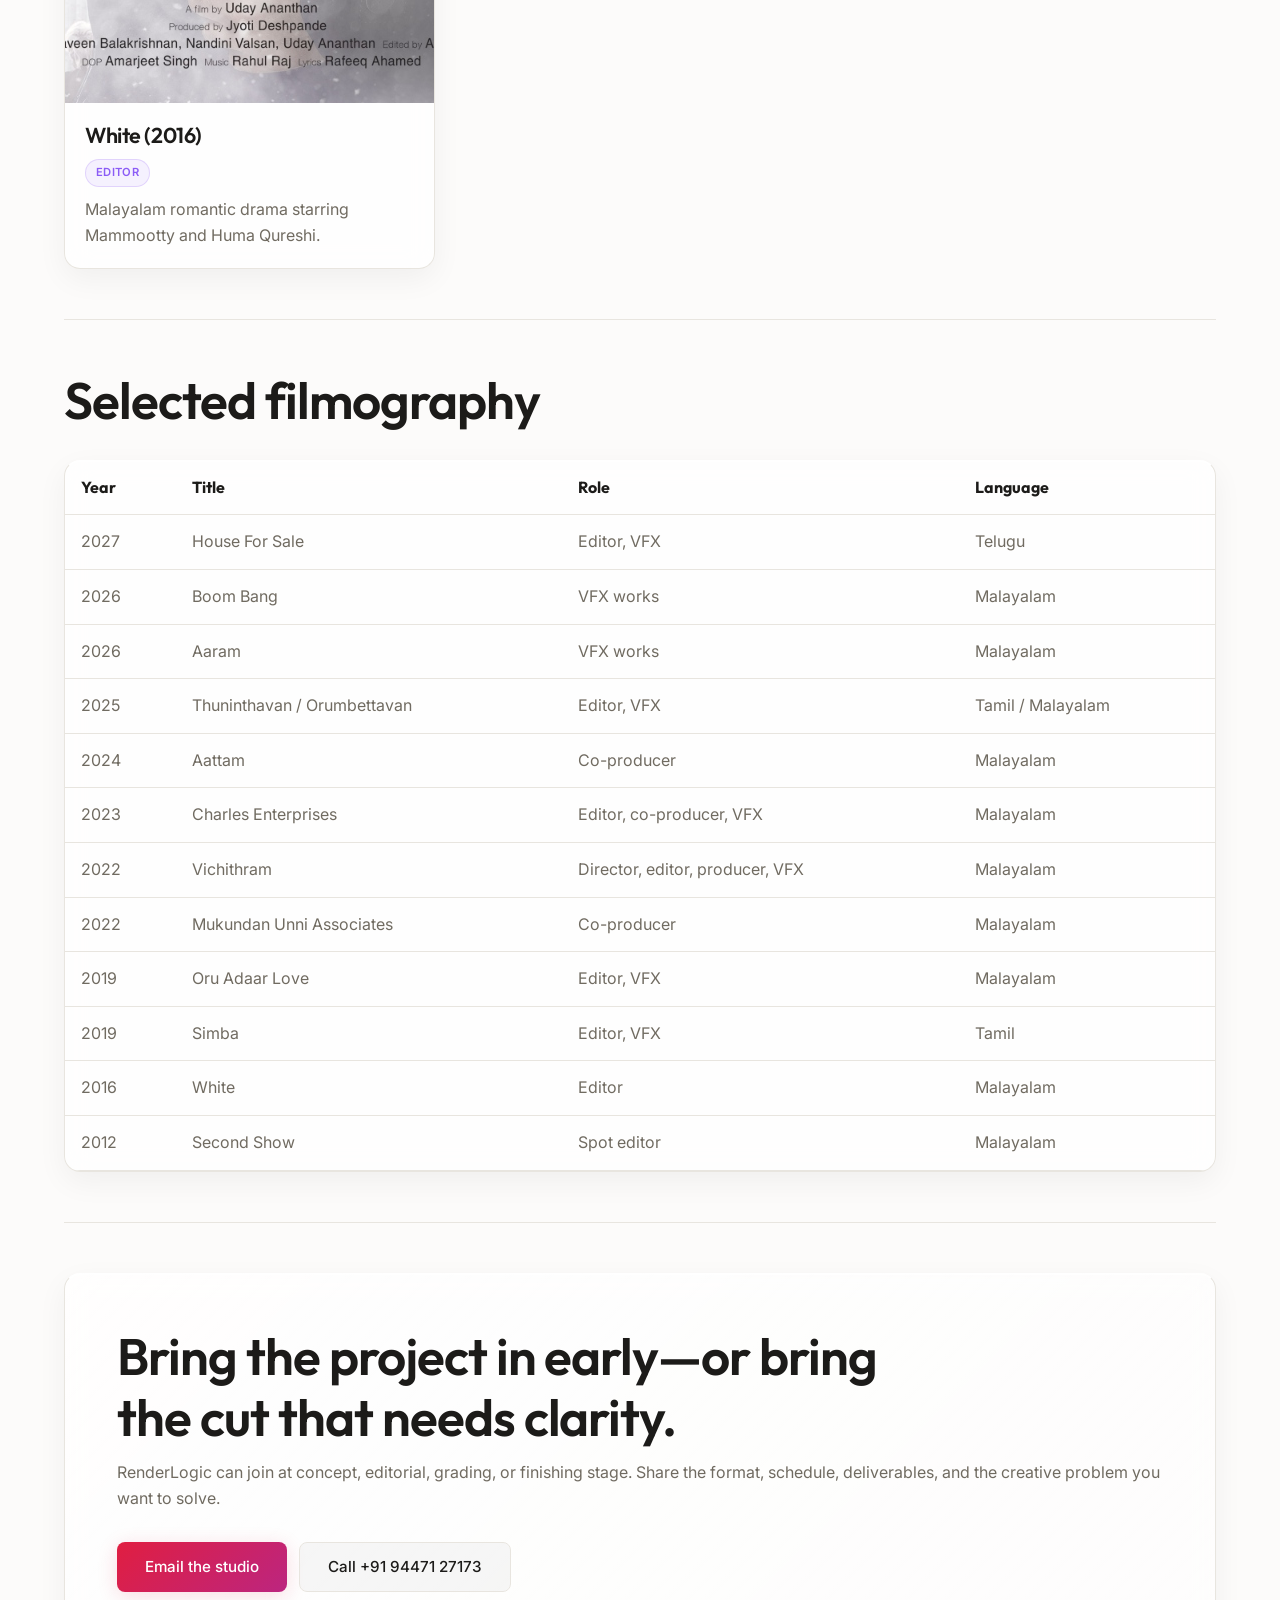
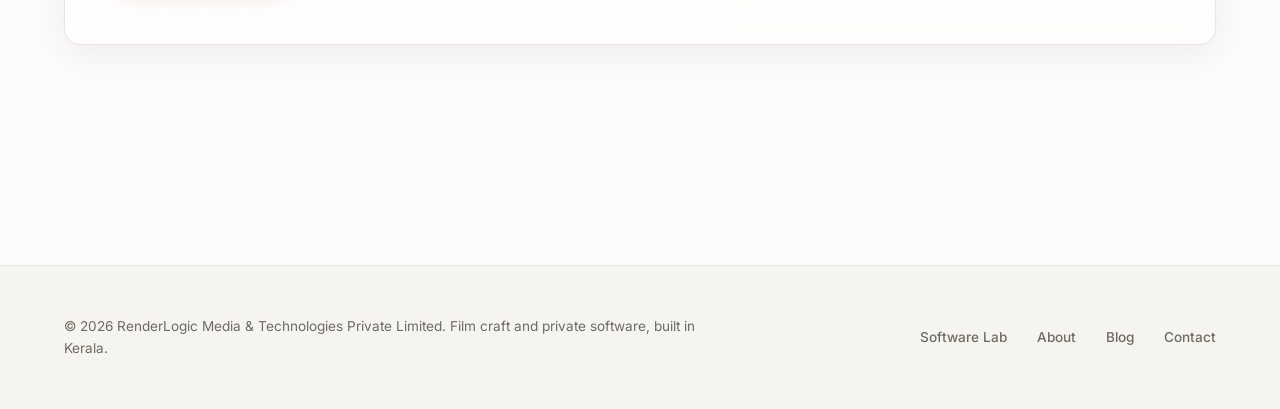
<file: film-making/index.html>
<!DOCTYPE html>
<html lang="en-IN">
<head>
    <meta charset="UTF-8">
    <meta name="viewport" content="width=device-width, initial-scale=1.0">
    <title>Film Editing, Color Grading &amp; AI Filmmaking | RenderLogic</title>
    <meta name="description" content="Film editing, DaVinci Resolve color grading, directing, VFX, and AI filmmaking workflows led by Kerala filmmaker and editor Achu Vijayan.">
    <meta name="author" content="RenderLogic Media &amp; Technologies Private Limited">
    <meta name="robots" content="index, follow, max-image-preview:large, max-snippet:-1, max-video-preview:-1">
    <meta name="referrer" content="strict-origin-when-cross-origin">
    <link rel="canonical" href="https://www.renderlogic.in/film-making/">
    <link rel="icon" type="image/png" sizes="256x256" href="/assets/logo-day.png">
    <link rel="apple-touch-icon" href="/assets/logo-day.png">
    <meta name="theme-color" content="#fcfbfa" media="(prefers-color-scheme: light)">
    <meta name="theme-color" content="#0a0a0b" media="(prefers-color-scheme: dark)">
    <meta name="color-scheme" content="light dark">

    <meta property="og:type" content="website">
    <meta property="og:site_name" content="RenderLogic">
    <meta property="og:locale" content="en_IN">
    <meta property="og:url" content="https://www.renderlogic.in/film-making/">
    <meta property="og:title" content="Film Editing, Color Grading &amp; AI Filmmaking | RenderLogic">
    <meta property="og:description" content="Cinematic post-production for theatrical features, commercials, and AI-assisted productions.">
    <meta property="og:image" content="https://www.renderlogic.in/assets/og-banner.png">
    <meta property="og:image:width" content="1200">
    <meta property="og:image:height" content="630">
    <meta property="og:image:alt" content="RenderLogic film post-production and software studio">
    <meta name="twitter:card" content="summary_large_image">
    <meta name="twitter:title" content="Film Editing, Color Grading &amp; AI Filmmaking | RenderLogic">
    <meta name="twitter:description" content="Cinematic post-production for theatrical features, commercials, and AI-assisted productions.">
    <meta name="twitter:image" content="https://www.renderlogic.in/assets/og-banner.png">
    <meta name="twitter:image:alt" content="RenderLogic film post-production and software studio">

    <script async src="https://www.googletagmanager.com/gtag/js?id=G-XNH281S53R"></script>
    <script>
      window.dataLayer = window.dataLayer || [];
      function gtag(){dataLayer.push(arguments);}
      gtag('js', new Date());
      gtag('config', 'G-XNH281S53R');
    </script>

    <script type="application/ld+json">
    {
      "@context": "https://schema.org",
      "@graph": [
        {
          "@type": "Organization",
          "@id": "https://www.renderlogic.in/#organization",
          "name": "RenderLogic",
          "legalName": "RenderLogic Media & Technologies Private Limited",
          "url": "https://www.renderlogic.in/",
          "logo": "https://www.renderlogic.in/assets/logo-day.png"
        },
        {
          "@type": "Service",
          "@id": "https://www.renderlogic.in/film-making/#service",
          "name": "Film post-production and AI filmmaking",
          "serviceType": ["Film editing", "Color grading", "Film directing", "VFX", "AI filmmaking"],
          "description": "Cinematic editorial, DaVinci Resolve color grading, directing, VFX, and AI-assisted production workflows for feature films, commercials, and brand campaigns.",
          "url": "https://www.renderlogic.in/film-making/",
          "areaServed": { "@type": "Country", "name": "India" },
          "provider": { "@id": "https://www.renderlogic.in/#organization" }
        },
        {
          "@type": "WebPage",
          "@id": "https://www.renderlogic.in/film-making/#webpage",
          "url": "https://www.renderlogic.in/film-making/",
          "name": "Film Editing, Color Grading & AI Filmmaking | RenderLogic",
          "description": "Film post-production services led by filmmaker, editor, and certified DaVinci Resolve colorist Achu Vijayan.",
          "inLanguage": "en-IN",
          "isPartOf": { "@id": "https://www.renderlogic.in/#website" },
          "mainEntity": { "@id": "https://www.renderlogic.in/film-making/#service" },
          "breadcrumb": { "@id": "https://www.renderlogic.in/film-making/#breadcrumb" }
        },
        {
          "@type": "BreadcrumbList",
          "@id": "https://www.renderlogic.in/film-making/#breadcrumb",
          "itemListElement": [
            { "@type": "ListItem", "position": 1, "name": "Home", "item": "https://www.renderlogic.in/" },
            { "@type": "ListItem", "position": 2, "name": "Film Making", "item": "https://www.renderlogic.in/film-making/" }
          ]
        }
      ]
    }
    </script>

    <link rel="preconnect" href="https://fonts.googleapis.com">
    <link rel="preconnect" href="https://fonts.gstatic.com" crossorigin>
    <link href="https://fonts.googleapis.com/css2?family=Inter:wght@300;400;500;600;700&amp;family=Outfit:wght@400;500;600;700;800;900&amp;display=swap" rel="stylesheet">
    <script>
      try { if (localStorage.getItem('rl-theme') === 'dark') document.documentElement.classList.add('dark'); } catch (e) {}
    </script>
    <link rel="stylesheet" href="/styles.css">
    <link rel="stylesheet" href="/seo-pages.css">
</head>
<body>
    <a class="skip-link" href="#main-content">Skip to main content</a>
    <div class="bg-glow-container" aria-hidden="true"><div class="glow-spot-1"></div><div class="glow-spot-2"></div></div>
    <header class="header">
        <div class="container nav-container">
            <a href="/" class="logo" aria-label="RenderLogic home">
                <img src="/assets/logo-day.png" alt="" width="256" height="256" class="logo-mark-img logo-mark-day">
                <img src="/assets/logo-night.png" alt="" width="256" height="256" class="logo-mark-img logo-mark-night">
                <span class="logo-render">Render</span><span class="logo-logic">Logic</span>
            </a>
            <button class="mobile-nav-toggle" id="menu-toggle" type="button" aria-label="Toggle navigation menu" aria-expanded="false"><span></span><span></span><span></span></button>
            <nav class="nav" id="navigation-bar" aria-label="Primary navigation">
                <a href="/" class="nav-link">Home</a>
                <a href="/film-making/" class="nav-link active" aria-current="page">Film Making</a>
                <a href="/software-lab/" class="nav-link">Software Lab</a>
                <a href="/about/" class="nav-link">About</a>
                <a href="/blog/" class="nav-link">Blog</a>
                <button class="theme-toggle" id="theme-toggle-btn" type="button" aria-label="Toggle dark mode">
                    <svg class="icon-moon" xmlns="http://www.w3.org/2000/svg" viewBox="0 0 24 24" fill="none" stroke="currentColor" stroke-width="2"><path d="M12 3a6 6 0 0 0 9 9 9 9 0 1 1-9-9Z"/></svg>
                    <svg class="icon-sun" xmlns="http://www.w3.org/2000/svg" viewBox="0 0 24 24" fill="none" stroke="currentColor" stroke-width="2"><circle cx="12" cy="12" r="4"/><path d="M12 2v2M12 20v2M4.93 4.93l1.41 1.41M17.66 17.66l1.41 1.41M2 12h2M20 12h2M6.34 17.66l-1.41 1.41M19.07 4.93l-1.41 1.41"/></svg>
                </button>
                <a href="/contact/" class="btn btn-nav">Get In Touch</a>
            </nav>
        </div>
    </header>

    <main class="seo-main" id="main-content">
        <div class="container">
            <nav class="breadcrumbs" aria-label="Breadcrumb"><a href="/">Home</a><span aria-hidden="true">/</span><span aria-current="page">Film Making</span></nav>
            <header class="seo-hero">
                <span class="badge">Film Making &amp; Post-Production</span>
                <h1>Film editing, color grading, and AI filmmaking with cinematic rhythm.</h1>
                <p class="seo-lede">RenderLogic combines more than a decade of Indian feature-film experience with modern AI production workflows. Founder Achu Vijayan leads editorial, directing, certified DaVinci Resolve color grading, and creative technology for theatrical features, commercials, and brand films.</p>
                <div class="seo-actions">
                    <a href="/contact/" class="btn btn-primary" data-cta="film_project_inquiry">Discuss a film project</a>
                    <a href="#selected-work" class="btn btn-secondary">View selected work</a>
                </div>
            </header>

            <section class="seo-section" aria-labelledby="film-services-heading">
                <h2 id="film-services-heading">Post-production services shaped around the story</h2>
                <p>Every service is grounded in narrative intent: where a scene breathes, how a cut redirects attention, and how color carries emotion across a sequence.</p>
                <div class="seo-grid">
                    <article class="seo-card glass-card"><h3>Theatrical film editing</h3><p>Feature-length assembly, structural refinement, performance shaping, pacing, sound-led transitions, and delivery coordination.</p></article>
                    <article class="seo-card glass-card"><h3>DaVinci Resolve color grading</h3><p>Shot matching, look development, contrast design, skin-tone protection, and final grading for theatrical and digital masters.</p></article>
                    <article class="seo-card glass-card"><h3>AI filmmaking workflows</h3><p>Storyboards, animatics, AI-assisted image and video generation, brand key-visual extensions, compositing, and human-led finishing.</p></article>
                    <article class="seo-card glass-card"><h3>Directing and creative development</h3><p>Concept development, screenplay and visual treatment support, shot design, and production choices planned with the edit in mind.</p></article>
                    <article class="seo-card glass-card"><h3>VFX and compositing</h3><p>Rotoscoping, cleanup, motion graphics, look development, and integration of generated or practical elements.</p></article>
                    <article class="seo-card glass-card"><h3>Commercial and brand campaigns</h3><p>Short-form editorial systems built for multiple aspect ratios, versioning, channel delivery, and consistent campaign language.</p></article>
                </div>
            </section>

            <section class="seo-section" id="selected-work" aria-labelledby="selected-work-heading">
                <h2 id="selected-work-heading">Selected feature-film work</h2>
                <p>A selection of directing, editing, and co-production credits represented in the RenderLogic portfolio.</p>
                <div class="seo-media-grid">
                    <article class="seo-media-card glass-card"><img src="/assets/house_for_sale.jpg" alt="House For Sale Telugu film teaser poster" width="768" height="1024" loading="lazy" decoding="async"><div class="seo-media-copy"><h3>House For Sale (2027)</h3><div class="portfolio-badges-row" style="margin: 8px 0 10px;"><span class="role-badge editor">Editor</span><span class="role-badge vfx">VFX</span></div><p>Upcoming Telugu feature film directed by HariPrasad, screenplay by Nikhil Raveendran, DOP Arjun Balakrishnan. SriDurga Productions; film editing and visual effects executed by RenderLogic.</p></div></article>
                    <article class="seo-media-card glass-card"><img src="/assets/boom_bang.jpg" alt="Boom Bang Malayalam film poster" width="768" height="1024" loading="lazy" decoding="async"><div class="seo-media-copy"><h3>Boom Bang (2026)</h3><div class="portfolio-badges-row" style="margin: 8px 0 10px;"><span class="role-badge vfx">VFX Works</span></div><p>Action entertainer directed by Junaid Muhammed, starring Siju Wilson. Visual effects pipeline executed by RenderLogic. In cinemas Nov 2026.</p></div></article>
                    <article class="seo-media-card glass-card"><img src="/assets/aaram.jpg" alt="Aaram Malayalam film poster" width="458" height="669" loading="lazy" decoding="async"><div class="seo-media-copy"><h3>Aaram (2026)</h3><div class="portfolio-badges-row" style="margin: 8px 0 10px;"><span class="role-badge vfx">VFX Works</span></div><p>Investigative crime thriller directed by Rajeesh Parameswaran, starring Saiju Kurup. Visual effects executed by RenderLogic.</p></div></article>
                    <article class="seo-media-card glass-card"><img src="/assets/aattam.jpg" alt="Aattam Malayalam film poster" width="702" height="1024" loading="lazy" decoding="async"><div class="seo-media-copy"><h3>Aattam (2024)</h3><div class="portfolio-badges-row" style="margin: 8px 0 10px;"><span class="role-badge producer">Co-Producer</span></div><p>Winner of three National Film Awards, including Best Feature Film.</p></div></article>
                    <article class="seo-media-card glass-card"><img src="/assets/charles_enterprises.jpg" alt="Charles Enterprises Malayalam film poster" width="768" height="1024" loading="lazy" decoding="async"><div class="seo-media-copy"><h3>Charles Enterprises (2023)</h3><div class="portfolio-badges-row" style="margin: 8px 0 10px;"><span class="role-badge editor">Editor</span><span class="role-badge producer">Co-Producer</span><span class="role-badge vfx">VFX</span></div><p>Satirical comedy-drama with editorial design, co-production, and VFX by RenderLogic.</p></div></article>
                    <article class="seo-media-card glass-card"><img src="/assets/vichithram.jpg" alt="Vichithram Malayalam mystery thriller film poster" width="576" height="1024" loading="lazy" decoding="async"><div class="seo-media-copy"><h3>Vichithram (2022)</h3><div class="portfolio-badges-row" style="margin: 8px 0 10px;"><span class="role-badge director">Director</span><span class="role-badge editor">Editor</span><span class="role-badge producer">Co-Producer</span><span class="role-badge vfx">VFX</span></div><p>Acclaimed Malayalam mystery thriller with directing, editorial, and VFX by RenderLogic.</p></div></article>
                    <article class="seo-media-card glass-card"><img src="/assets/mukundan_unni.jpg" alt="Mukundan Unni Associates Malayalam film poster" width="261" height="382" loading="lazy" decoding="async"><div class="seo-media-copy"><h3>Mukundan Unni Associates (2022)</h3><div class="portfolio-badges-row" style="margin: 8px 0 10px;"><span class="role-badge producer">Co-Producer</span></div><p>Co-producer under Joy Movie Productions for the breakout dark comedy crime satire.</p></div></article>
                    <article class="seo-media-card glass-card"><img src="/assets/oru_adaar_love.jpg" alt="Oru Adaar Love Malayalam film poster" width="768" height="1024" loading="lazy" decoding="async"><div class="seo-media-copy"><h3>Oru Adaar Love (2019)</h3><div class="portfolio-badges-row" style="margin: 8px 0 10px;"><span class="role-badge editor">Editor</span><span class="role-badge vfx">VFX</span></div><p>Romantic comedy viral sensation with editorial pacing and VFX by RenderLogic.</p></div></article>
                    <article class="seo-media-card glass-card"><img src="/assets/simba.jpg" alt="Simba Tamil film poster" width="750" height="1024" loading="lazy" decoding="async"><div class="seo-media-copy"><h3>Simba (2019)</h3><div class="portfolio-badges-row" style="margin: 8px 0 10px;"><span class="role-badge editor">Editor</span><span class="role-badge vfx">VFX</span></div><p>Tamil stoner comedy with editorial assembly and visual effects by RenderLogic.</p></div></article>
                    <article class="seo-media-card glass-card"><img src="/assets/white.jpg" alt="White Malayalam film poster" width="768" height="1024" loading="lazy" decoding="async"><div class="seo-media-copy"><h3>White (2016)</h3><div class="portfolio-badges-row" style="margin: 8px 0 10px;"><span class="role-badge editor">Editor</span></div><p>Malayalam romantic drama starring Mammootty and Huma Qureshi.</p></div></article>
                </div>
            </section>

            <section class="seo-section" aria-labelledby="filmography-heading">
                <h2 id="filmography-heading">Selected filmography</h2>
                <div class="seo-table-wrap glass-card">
                    <table class="seo-table">
                        <thead><tr><th>Year</th><th>Title</th><th>Role</th><th>Language</th></tr></thead>
                        <tbody>
                            <tr><td>2027</td><td>House For Sale</td><td>Editor, VFX</td><td>Telugu</td></tr>
                            <tr><td>2026</td><td>Boom Bang</td><td>VFX works</td><td>Malayalam</td></tr>
                            <tr><td>2026</td><td>Aaram</td><td>VFX works</td><td>Malayalam</td></tr>
                            <tr><td>2025</td><td>Thuninthavan / Orumbettavan</td><td>Editor, VFX</td><td>Tamil / Malayalam</td></tr>
                            <tr><td>2024</td><td>Aattam</td><td>Co-producer</td><td>Malayalam</td></tr>
                            <tr><td>2023</td><td>Charles Enterprises</td><td>Editor, co-producer, VFX</td><td>Malayalam</td></tr>
                            <tr><td>2022</td><td>Vichithram</td><td>Director, editor, producer, VFX</td><td>Malayalam</td></tr>
                            <tr><td>2022</td><td>Mukundan Unni Associates</td><td>Co-producer</td><td>Malayalam</td></tr>
                            <tr><td>2019</td><td>Oru Adaar Love</td><td>Editor, VFX</td><td>Malayalam</td></tr>
                            <tr><td>2019</td><td>Simba</td><td>Editor, VFX</td><td>Tamil</td></tr>
                            <tr><td>2016</td><td>White</td><td>Editor</td><td>Malayalam</td></tr>
                            <tr><td>2012</td><td>Second Show</td><td>Spot editor</td><td>Malayalam</td></tr>
                        </tbody>
                    </table>
                </div>
            </section>

            <section class="seo-section">
                <div class="seo-callout glass-card">
                    <h2>Bring the project in early—or bring the cut that needs clarity.</h2>
                    <p>RenderLogic can join at concept, editorial, grading, or finishing stage. Share the format, schedule, deliverables, and the creative problem you want to solve.</p>
                    <div class="seo-actions"><a href="mailto:contact@renderlogic.in?subject=Film%20project%20inquiry" class="btn btn-primary" data-cta="film_email">Email the studio</a><a href="tel:+919447127173" class="btn btn-secondary">Call +91 94471 27173</a></div>
                </div>
            </section>
        </div>
    </main>

    <footer class="footer">
        <div class="container footer-container"><p class="seo-footer-note">© 2026 RenderLogic Media &amp; Technologies Private Limited. Film craft and private software, built in Kerala.</p><div class="footer-links"><a href="/software-lab/">Software Lab</a><a href="/about/">About</a><a href="/blog/">Blog</a><a href="/contact/">Contact</a></div></div>
    </footer>
    <script src="/seo-pages.js" defer></script>
</body>
</html>
</file>
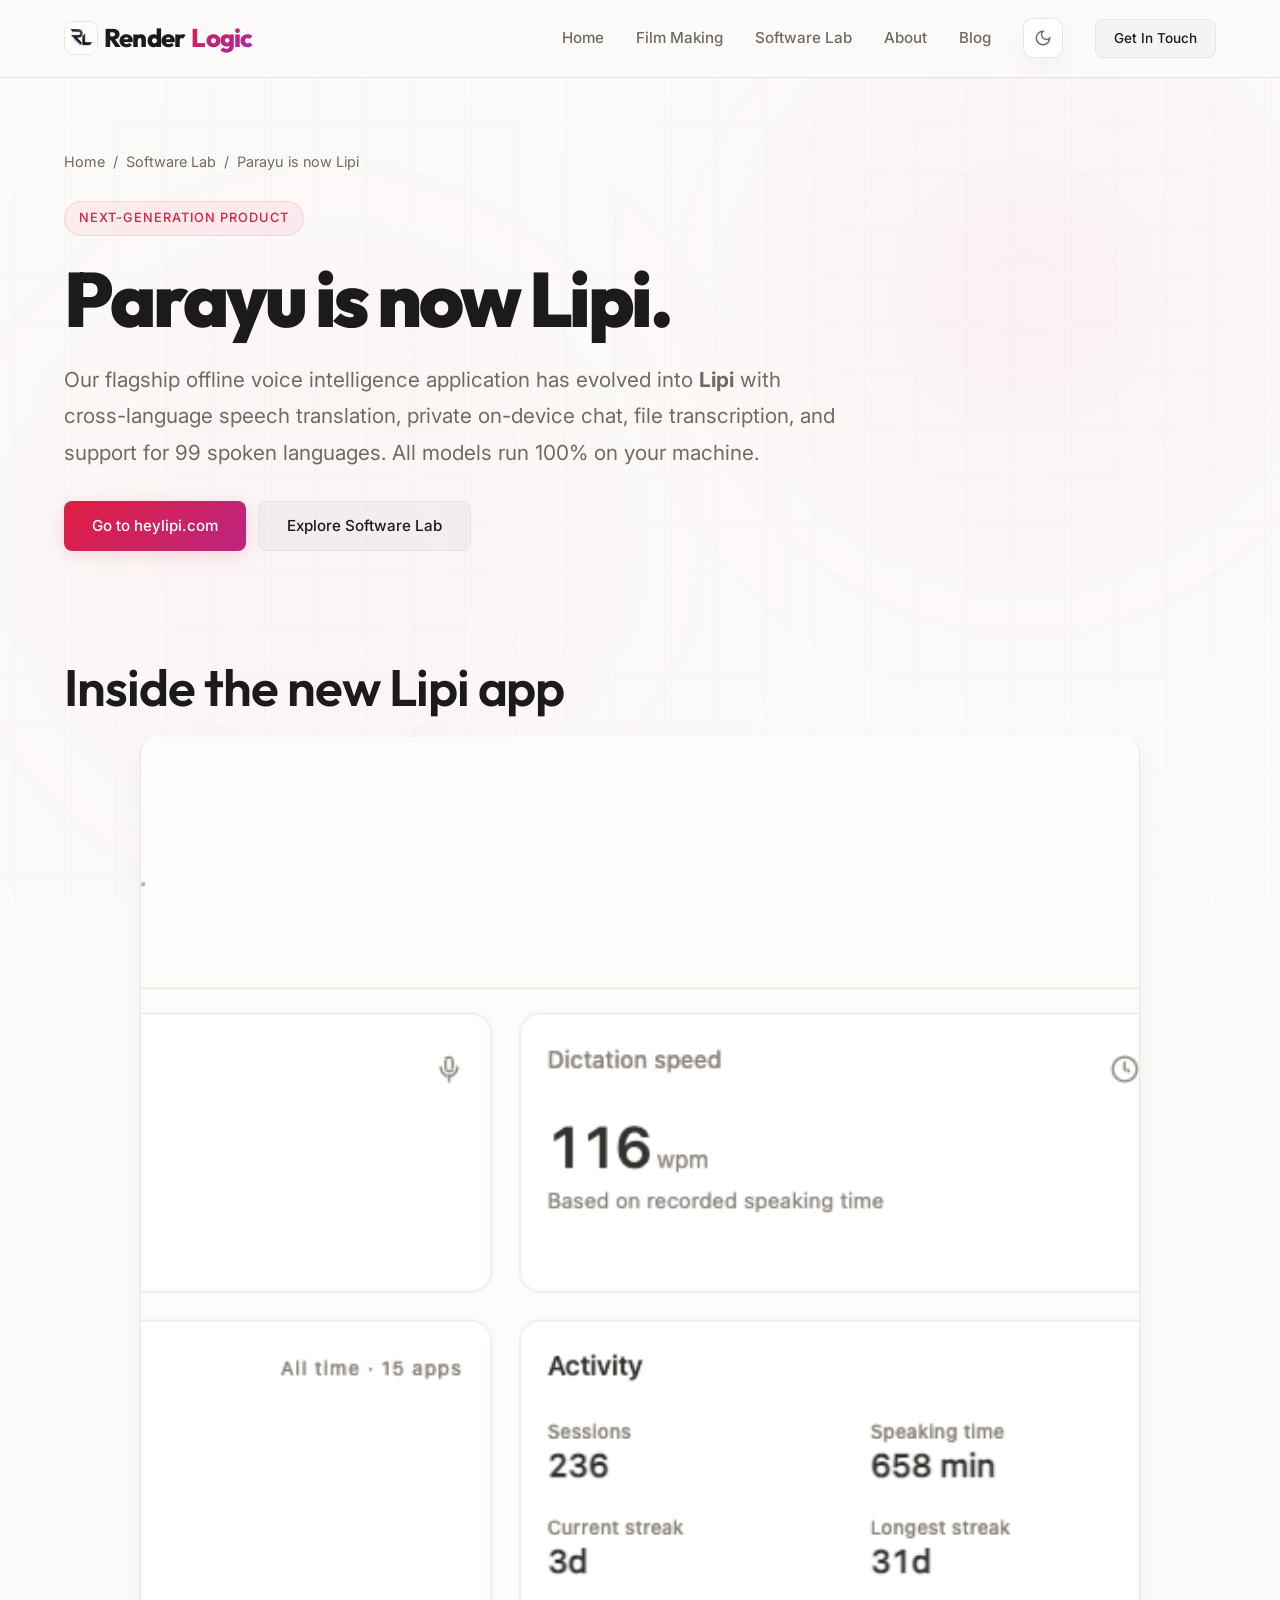
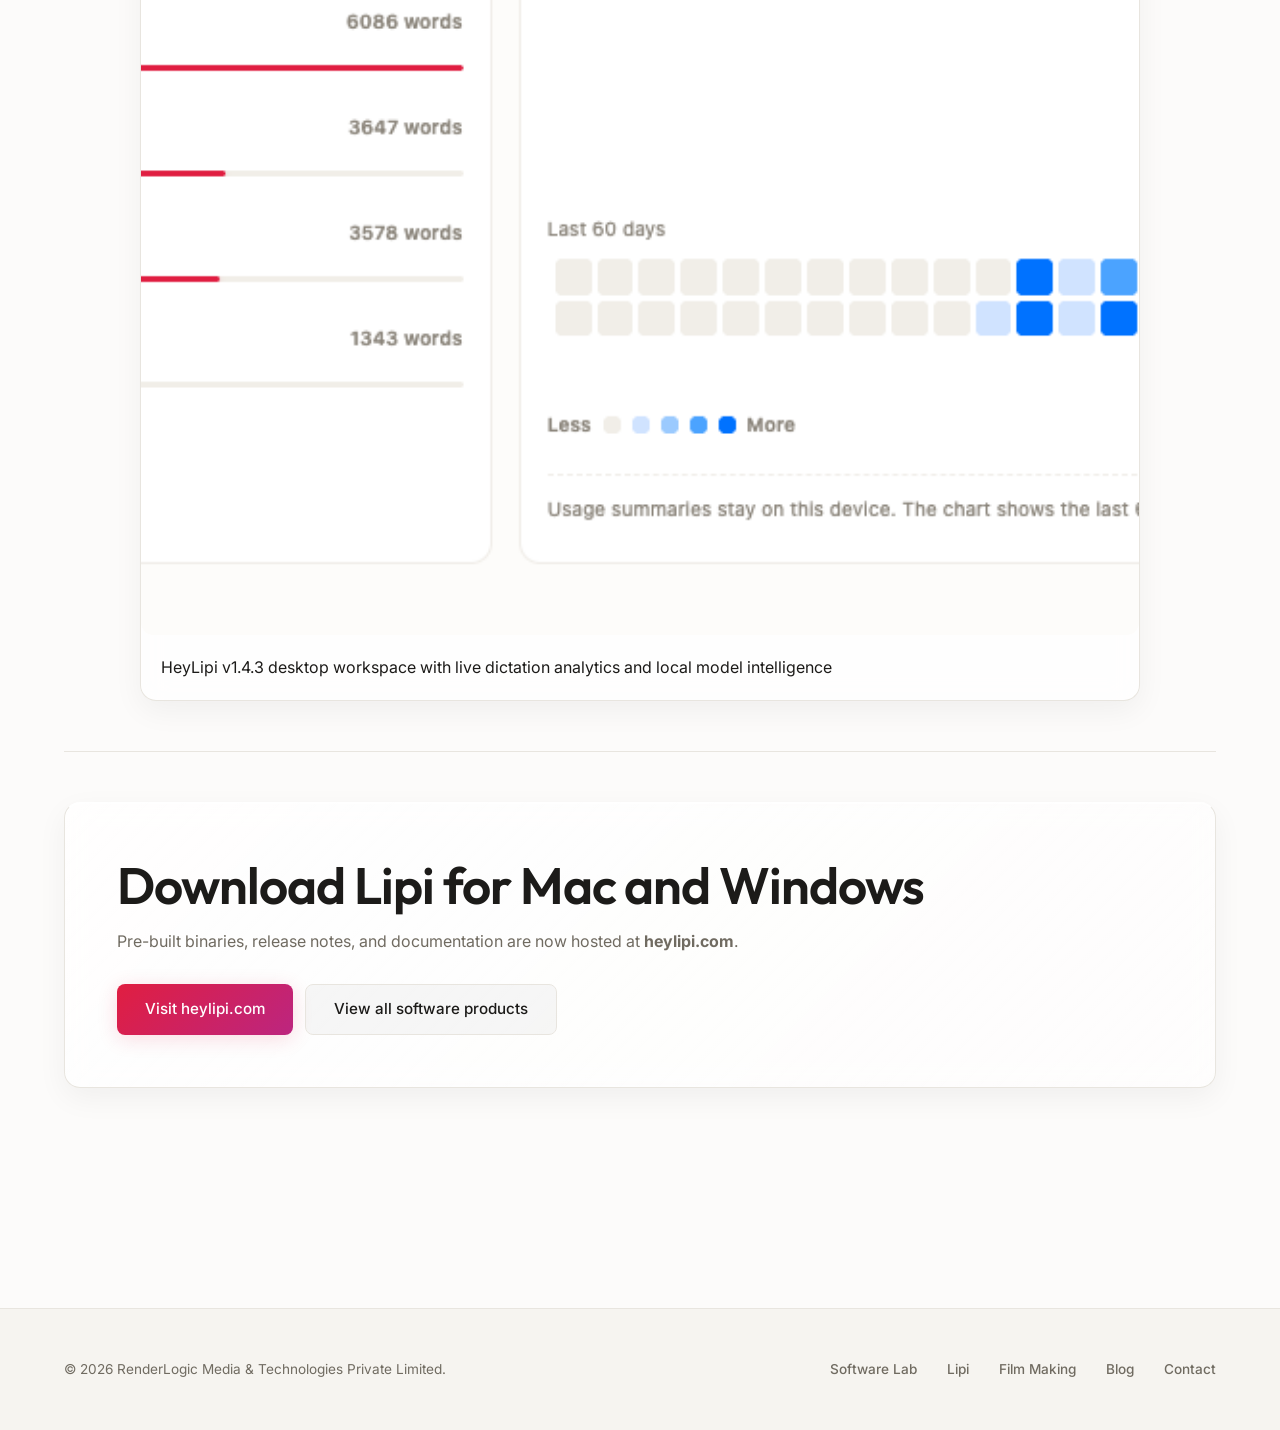
<file: parayu/index.html>
<!DOCTYPE html>
<html lang="en-IN">
<head>
    <meta charset="UTF-8"><meta name="viewport" content="width=device-width, initial-scale=1.0">
    <title>Parayu is now Lipi — Offline AI Voice Intelligence | RenderLogic</title>
    <meta name="description" content="Parayu has evolved into Lipi. Lipi is private offline AI voice intelligence for Mac and Windows. Speak in 99 languages, get typed in 106 languages. Visit heylipi.com.">
    <meta http-equiv="refresh" content="3;url=https://www.heylipi.com/">
    <meta name="author" content="RenderLogic Media &amp; Technologies Private Limited"><meta name="robots" content="index, follow, max-image-preview:large, max-snippet:-1"><meta name="referrer" content="strict-origin-when-cross-origin">
    <link rel="canonical" href="https://www.heylipi.com/"><link rel="icon" type="image/png" sizes="256x256" href="/assets/logo-day.png"><link rel="apple-touch-icon" href="/assets/logo-day.png"><meta name="theme-color" content="#fcfbfa" media="(prefers-color-scheme: light)"><meta name="theme-color" content="#0a0a0b" media="(prefers-color-scheme: dark)"><meta name="color-scheme" content="light dark">
    <meta property="og:type" content="website"><meta property="og:site_name" content="RenderLogic"><meta property="og:locale" content="en_IN"><meta property="og:url" content="https://www.renderlogic.in/parayu/"><meta property="og:title" content="Parayu is now Lipi — Offline AI Voice Intelligence"><meta property="og:description" content="Parayu has evolved into Lipi. Speak in any language, get typed in any other on your machine."><meta property="og:image" content="https://www.renderlogic.in/assets/og-lipi.png"><meta property="og:image:width" content="1200"><meta property="og:image:height" content="630"><meta property="og:image:alt" content="Lipi — AI voice intelligence"><meta name="twitter:card" content="summary_large_image"><meta name="twitter:title" content="Parayu is now Lipi — Offline AI Voice Intelligence"><meta name="twitter:description" content="Parayu has evolved into Lipi. Speak in any language, get typed in any other on your machine."><meta name="twitter:image" content="https://www.renderlogic.in/assets/og-lipi.png"><meta name="twitter:image:alt" content="Lipi — AI voice intelligence">
    <script async src="https://www.googletagmanager.com/gtag/js?id=G-XNH281S53R"></script><script>window.dataLayer=window.dataLayer||[];function gtag(){dataLayer.push(arguments);}gtag('js',new Date());gtag('config','G-XNH281S53R');</script>
    <link rel="preconnect" href="https://fonts.googleapis.com"><link rel="preconnect" href="https://fonts.gstatic.com" crossorigin><link href="https://fonts.googleapis.com/css2?family=Inter:wght@300;400;500;600;700&amp;family=Outfit:wght@400;500;600;700;800;900&amp;display=swap" rel="stylesheet"><script>try{if(localStorage.getItem('rl-theme')==='dark')document.documentElement.classList.add('dark');}catch(e){}</script><link rel="stylesheet" href="/styles.css"><link rel="stylesheet" href="/seo-pages.css">
</head>
<body>
    <a class="skip-link" href="#main-content">Skip to main content</a><div class="bg-glow-container" aria-hidden="true"><div class="glow-spot-1"></div><div class="glow-spot-2"></div></div>
    <header class="header"><div class="container nav-container"><a href="/" class="logo" aria-label="RenderLogic home"><img src="/assets/logo-day.png" alt="" width="256" height="256" class="logo-mark-img logo-mark-day"><img src="/assets/logo-night.png" alt="" width="256" height="256" class="logo-mark-img logo-mark-night"><span class="logo-render">Render</span><span class="logo-logic">Logic</span></a><button class="mobile-nav-toggle" id="menu-toggle" type="button" aria-label="Toggle navigation menu" aria-expanded="false"><span></span><span></span><span></span></button><nav class="nav" id="navigation-bar" aria-label="Primary navigation"><a href="/" class="nav-link">Home</a><a href="/film-making/" class="nav-link">Film Making</a><a href="/software-lab/" class="nav-link">Software Lab</a><a href="/about/" class="nav-link">About</a><a href="/blog/" class="nav-link">Blog</a><button class="theme-toggle" id="theme-toggle-btn" type="button" aria-label="Toggle dark mode"><svg class="icon-moon" xmlns="http://www.w3.org/2000/svg" viewBox="0 0 24 24" fill="none" stroke="currentColor" stroke-width="2"><path d="M12 3a6 6 0 0 0 9 9 9 9 0 1 1-9-9Z"/></svg><svg class="icon-sun" xmlns="http://www.w3.org/2000/svg" viewBox="0 0 24 24" fill="none" stroke="currentColor" stroke-width="2"><circle cx="12" cy="12" r="4"/><path d="M12 2v2M12 20v2M4.93 4.93l1.41 1.41M17.66 17.66l1.41 1.41M2 12h2M20 12h2M6.34 17.66l-1.41 1.41M19.07 4.93l-1.41 1.41"/></svg></button><a href="/contact/" class="btn btn-nav">Get In Touch</a></nav></div></header>
    <main class="seo-main" id="main-content"><div class="container">
        <nav class="breadcrumbs" aria-label="Breadcrumb"><a href="/">Home</a><span aria-hidden="true">/</span><a href="/software-lab/">Software Lab</a><span aria-hidden="true">/</span><span aria-current="page">Parayu is now Lipi</span></nav>
        <header class="seo-hero"><span class="badge">Next-Generation Product</span><h1>Parayu is now Lipi.</h1><p class="seo-lede">Our flagship offline voice intelligence application has evolved into <strong>Lipi</strong> with cross-language speech translation, private on-device chat, file transcription, and support for 99 spoken languages. All models run 100% on your machine.</p><div class="seo-actions"><a href="https://www.heylipi.com/" target="_blank" rel="noopener" class="btn btn-primary" data-cta="visit_heylipi">Go to heylipi.com</a><a href="/software-lab/" class="btn btn-secondary">Explore Software Lab</a></div></header>
        <section class="seo-section" aria-labelledby="lipi-screens"><h2 id="lipi-screens">Inside the new Lipi app</h2><figure class="seo-media-card glass-card" style="max-width: 1000px; margin: 0 auto;"><img src="/assets/heylipi-app.png" alt="HeyLipi desktop voice intelligence app interface" width="1320" height="780" loading="lazy" decoding="async" style="width: 100%; height: auto; display: block; border-radius: 12px;"><figcaption class="seo-media-copy">HeyLipi v1.4.3 desktop workspace with live dictation analytics and local model intelligence</figcaption></figure></section>
        <section class="seo-section"><div class="seo-callout glass-card"><h2>Download Lipi for Mac and Windows</h2><p>Pre-built binaries, release notes, and documentation are now hosted at <strong>heylipi.com</strong>.</p><div class="seo-actions"><a href="https://www.heylipi.com/" target="_blank" rel="noopener" class="btn btn-primary" data-cta="lipi_downloads">Visit heylipi.com</a><a href="/software-lab/" class="btn btn-secondary">View all software products</a></div></div></section>
    </div></main>
    <footer class="footer"><div class="container footer-container"><p class="seo-footer-note">© 2026 RenderLogic Media &amp; Technologies Private Limited.</p><div class="footer-links"><a href="/software-lab/">Software Lab</a><a href="https://www.heylipi.com/" target="_blank" rel="noopener">Lipi</a><a href="/film-making/">Film Making</a><a href="/blog/">Blog</a><a href="/contact/">Contact</a></div></div></footer><script src="/seo-pages.js" defer></script>
</body></html>
</file>
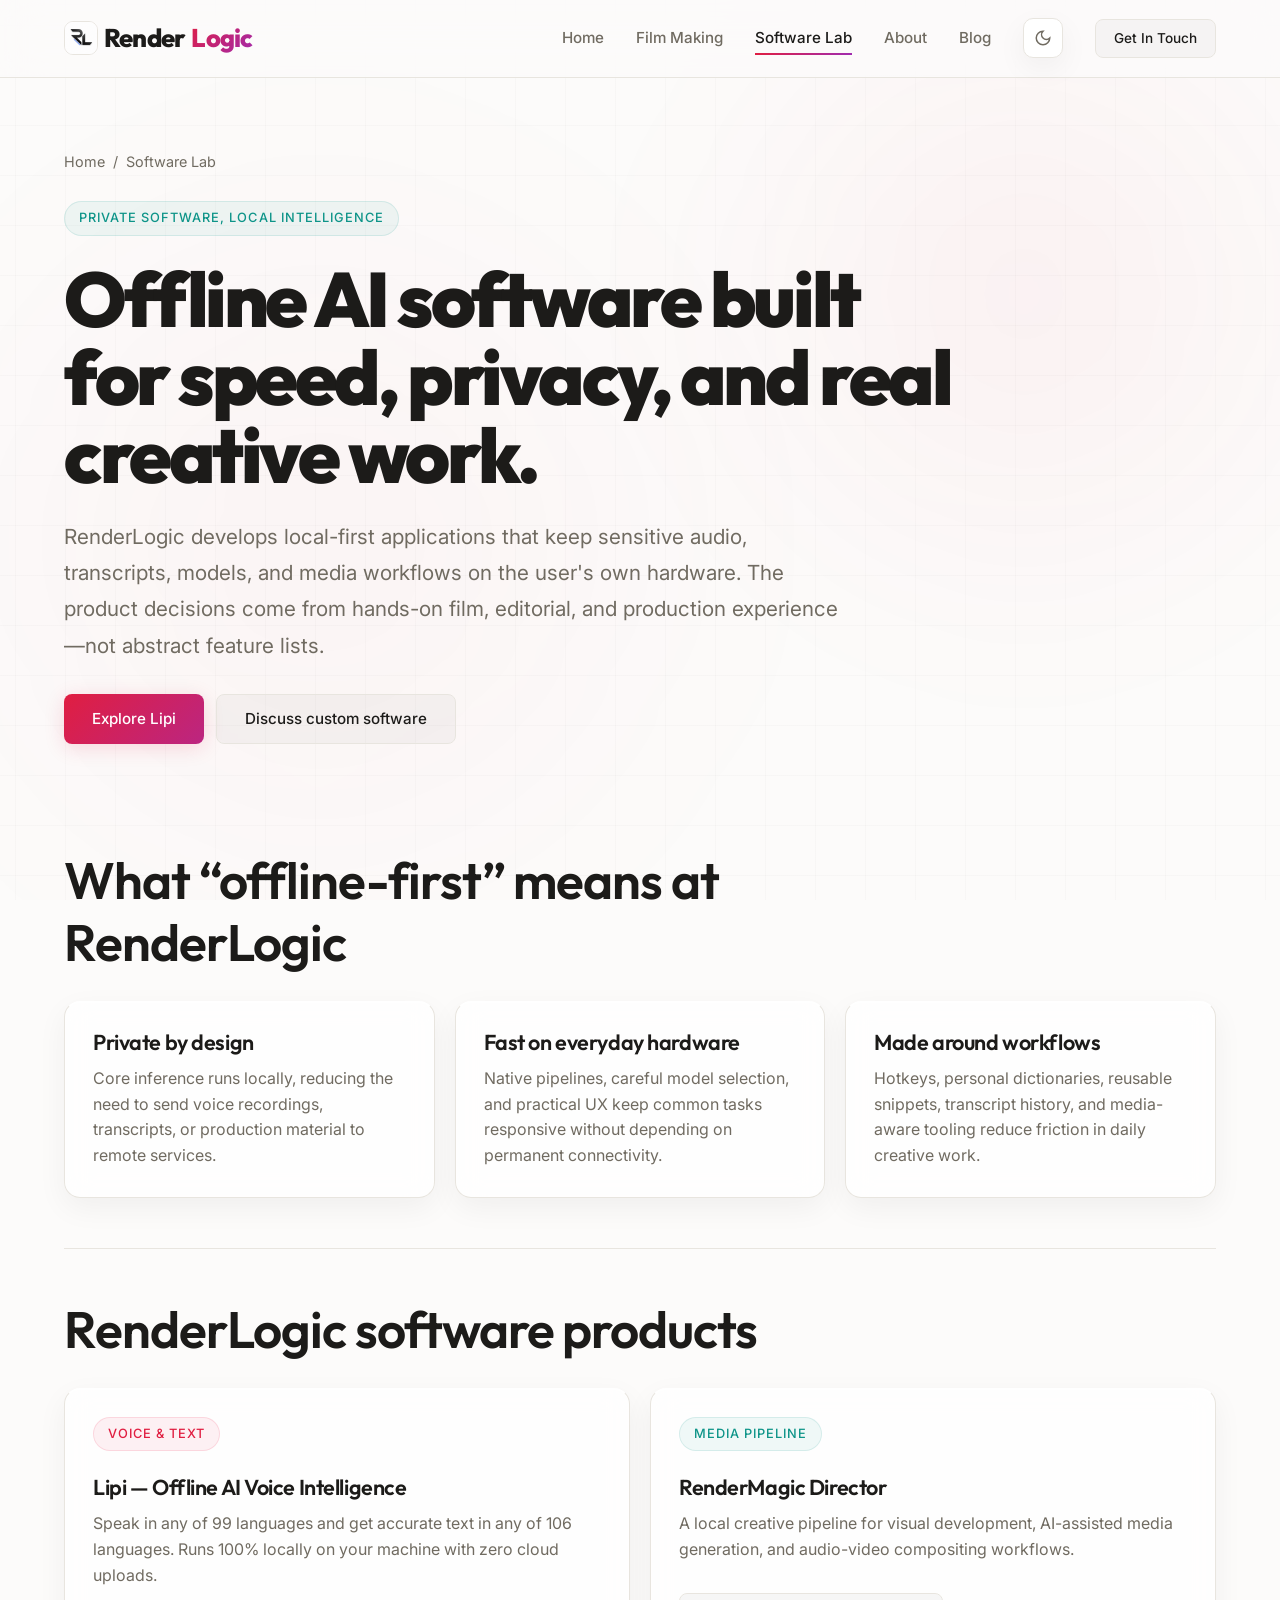
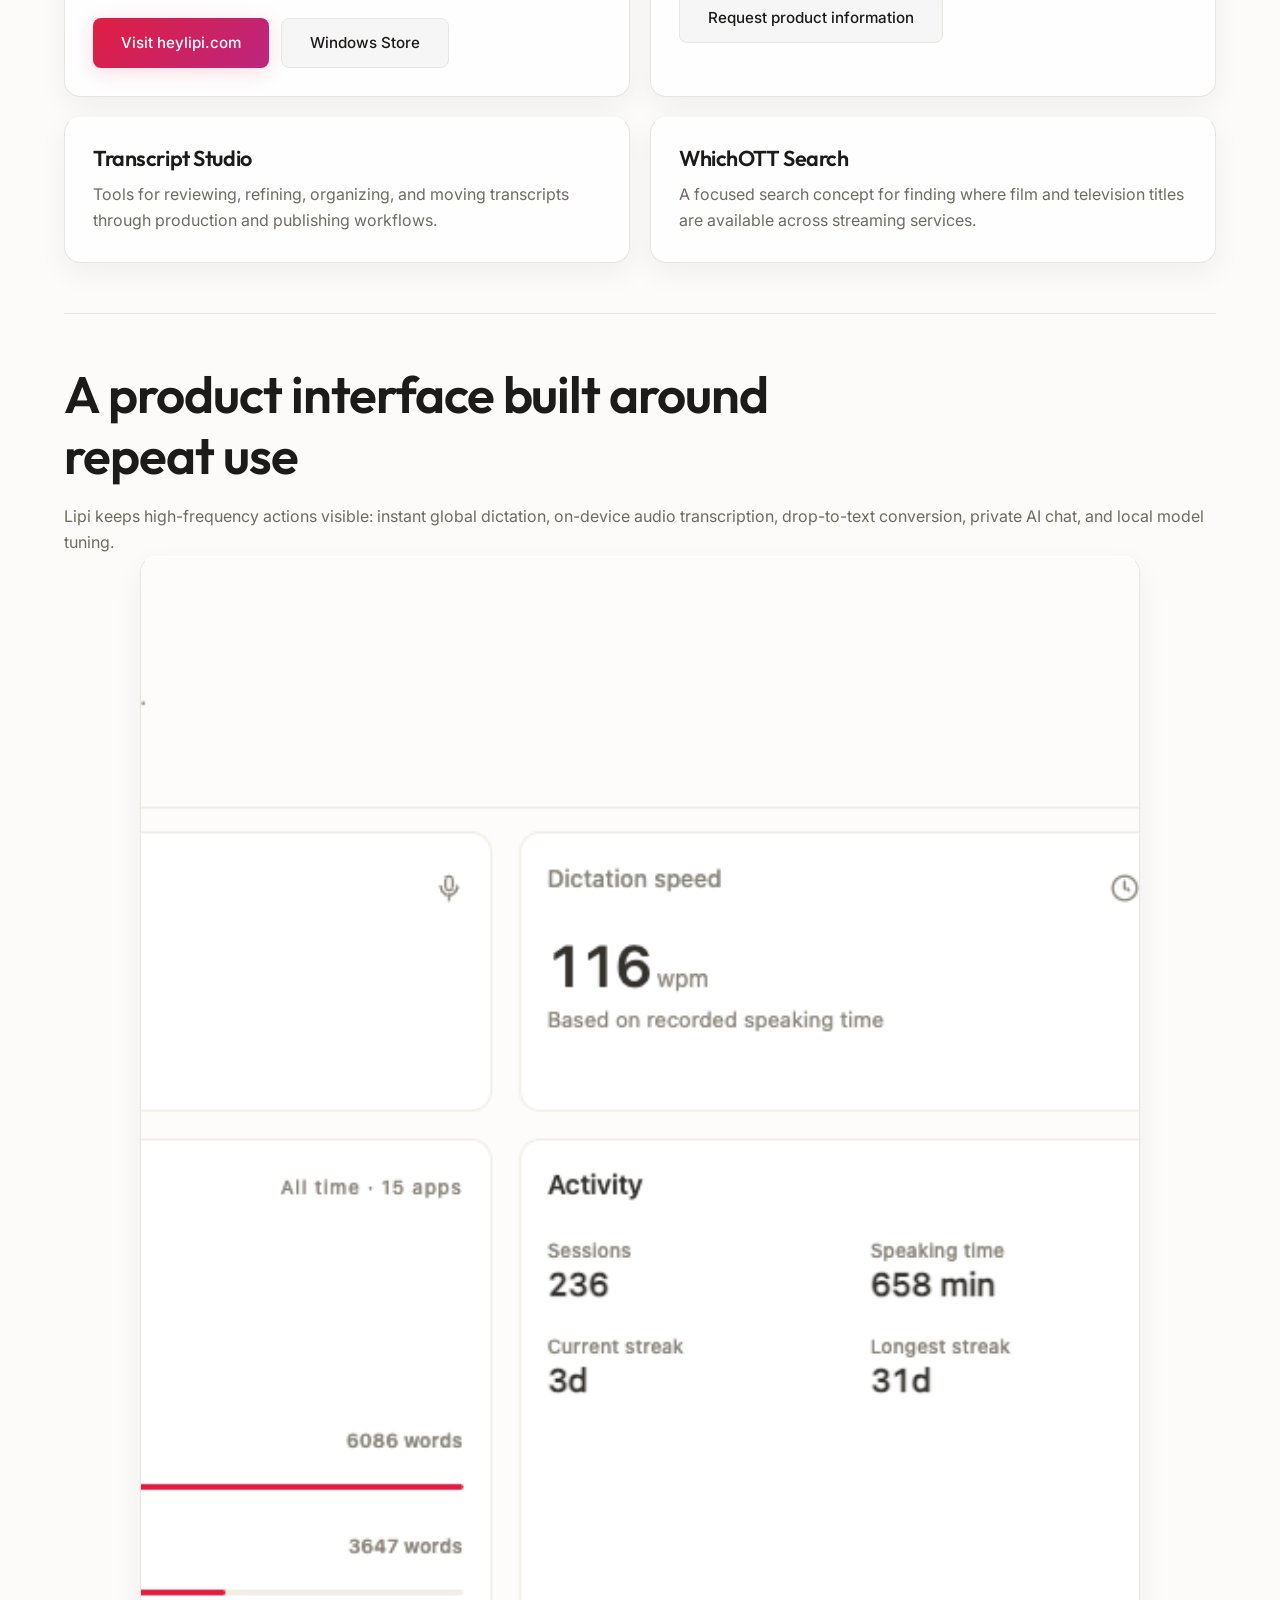
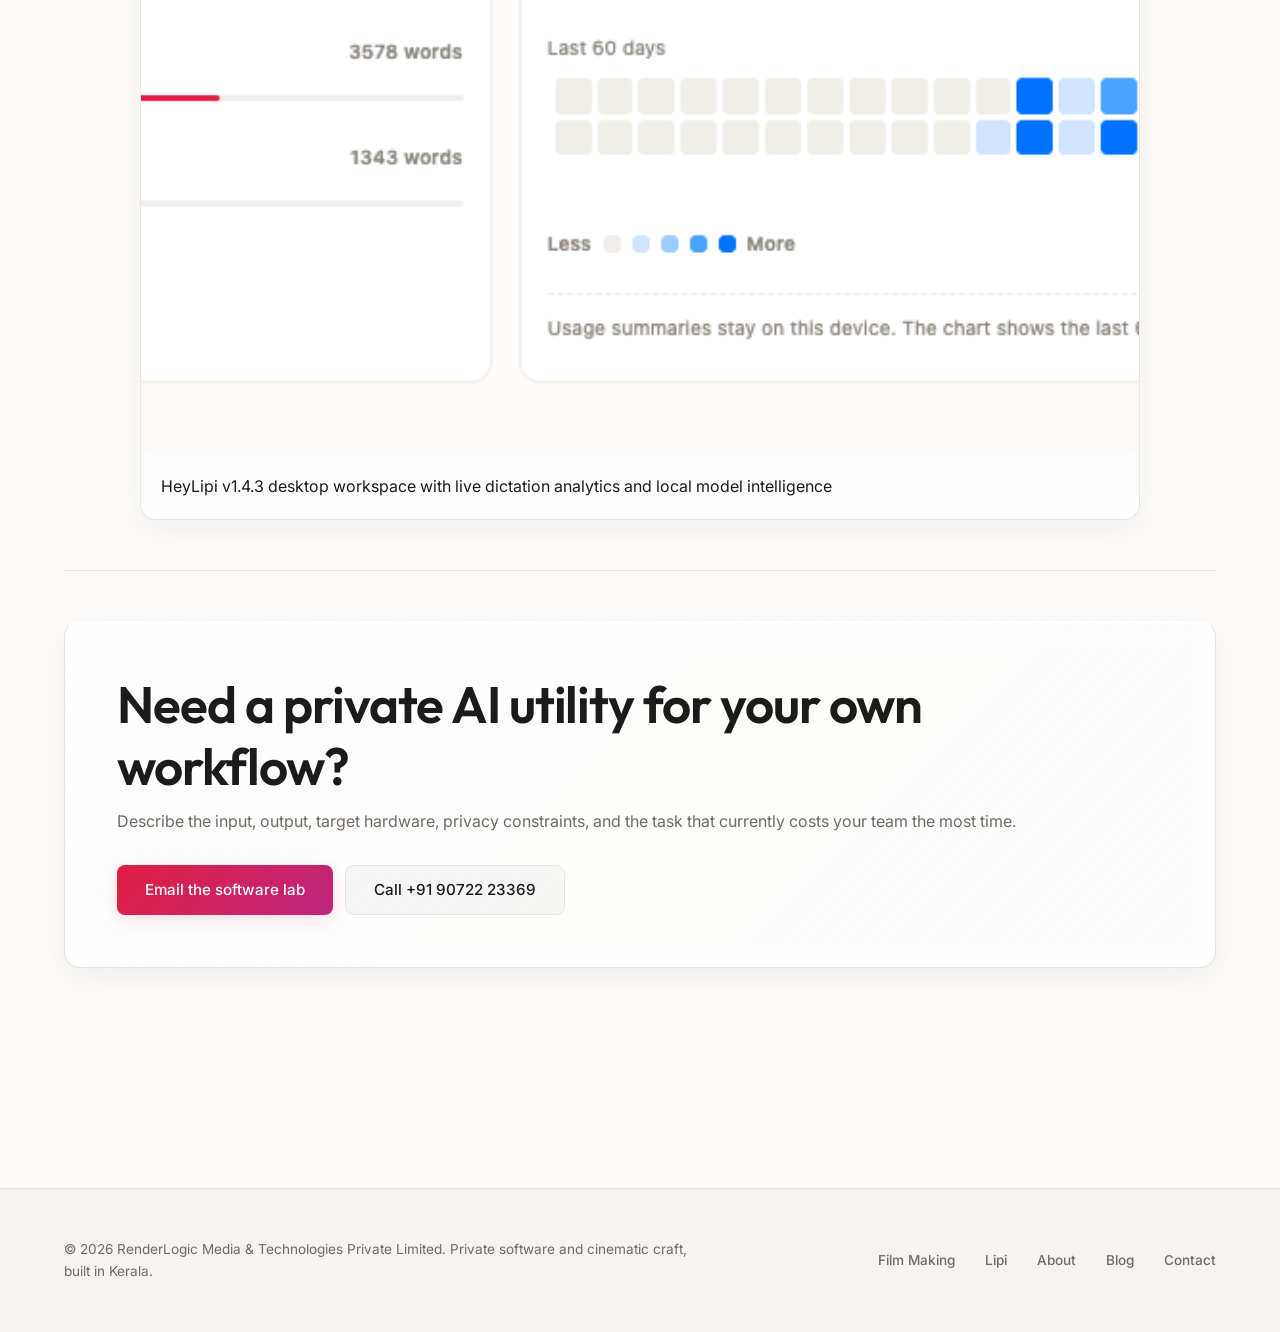
<file: software-lab/index.html>
<!DOCTYPE html>
<html lang="en-IN">
<head>
    <meta charset="UTF-8"><meta name="viewport" content="width=device-width, initial-scale=1.0">
    <title>Offline AI Software Development &amp; Products | RenderLogic</title>
    <meta name="description" content="RenderLogic builds fast, private, offline-first AI applications and media tools, including Lipi voice intelligence and RenderMagic Director.">
    <meta name="author" content="RenderLogic Media &amp; Technologies Private Limited">
    <meta name="robots" content="index, follow, max-image-preview:large, max-snippet:-1, max-video-preview:-1">
    <meta name="referrer" content="strict-origin-when-cross-origin">
    <link rel="canonical" href="https://www.renderlogic.in/software-lab/">
    <link rel="icon" type="image/png" sizes="256x256" href="/assets/logo-day.png"><link rel="apple-touch-icon" href="/assets/logo-day.png">
    <meta name="theme-color" content="#fcfbfa" media="(prefers-color-scheme: light)"><meta name="theme-color" content="#0a0a0b" media="(prefers-color-scheme: dark)"><meta name="color-scheme" content="light dark">
    <meta property="og:type" content="website"><meta property="og:site_name" content="RenderLogic"><meta property="og:locale" content="en_IN">
    <meta property="og:url" content="https://www.renderlogic.in/software-lab/"><meta property="og:title" content="Offline AI Software Development &amp; Products | RenderLogic">
    <meta property="og:description" content="Private on-device AI, desktop utilities, and media workflow software built from real production experience.">
    <meta property="og:image" content="https://www.renderlogic.in/assets/og-banner.png"><meta property="og:image:width" content="1200"><meta property="og:image:height" content="630"><meta property="og:image:alt" content="RenderLogic film and offline AI software lab">
    <meta name="twitter:card" content="summary_large_image"><meta name="twitter:title" content="Offline AI Software Development &amp; Products | RenderLogic"><meta name="twitter:description" content="Private on-device AI, desktop utilities, and media workflow software built from real production experience."><meta name="twitter:image" content="https://www.renderlogic.in/assets/og-banner.png"><meta name="twitter:image:alt" content="RenderLogic film and offline AI software lab">
    <script async src="https://www.googletagmanager.com/gtag/js?id=G-XNH281S53R"></script><script>window.dataLayer=window.dataLayer||[];function gtag(){dataLayer.push(arguments);}gtag('js',new Date());gtag('config','G-XNH281S53R');</script>
    <script type="application/ld+json">
    {
      "@context":"https://schema.org",
      "@graph":[
        {"@type":"Organization","@id":"https://www.renderlogic.in/#organization","name":"RenderLogic","legalName":"RenderLogic Media & Technologies Private Limited","url":"https://www.renderlogic.in/","logo":"https://www.renderlogic.in/assets/logo-day.png"},
        {"@type":"Service","@id":"https://www.renderlogic.in/software-lab/#service","name":"Offline AI software development","serviceType":["Offline AI application development","Desktop software development","Local speech recognition","Media workflow automation"],"description":"Private, offline-first AI applications and media workflow tools built for creators and production teams.","url":"https://www.renderlogic.in/software-lab/","provider":{"@id":"https://www.renderlogic.in/#organization"}},
        {"@type":"WebPage","@id":"https://www.renderlogic.in/software-lab/#webpage","url":"https://www.renderlogic.in/software-lab/","name":"Offline AI Software Development & Products | RenderLogic","description":"Private on-device AI, desktop utilities, and media workflow software from RenderLogic.","inLanguage":"en-IN","isPartOf":{"@id":"https://www.renderlogic.in/#website"},"mainEntity":{"@id":"https://www.renderlogic.in/software-lab/#service"},"breadcrumb":{"@id":"https://www.renderlogic.in/software-lab/#breadcrumb"}},
        {"@type":"BreadcrumbList","@id":"https://www.renderlogic.in/software-lab/#breadcrumb","itemListElement":[{"@type":"ListItem","position":1,"name":"Home","item":"https://www.renderlogic.in/"},{"@type":"ListItem","position":2,"name":"Software Lab","item":"https://www.renderlogic.in/software-lab/"}]}
      ]
    }
    </script>
    <link rel="preconnect" href="https://fonts.googleapis.com"><link rel="preconnect" href="https://fonts.gstatic.com" crossorigin><link href="https://fonts.googleapis.com/css2?family=Inter:wght@300;400;500;600;700&amp;family=Outfit:wght@400;500;600;700;800;900&amp;display=swap" rel="stylesheet">
    <script>try{if(localStorage.getItem('rl-theme')==='dark')document.documentElement.classList.add('dark');}catch(e){}</script>
    <link rel="stylesheet" href="/styles.css"><link rel="stylesheet" href="/seo-pages.css">
</head>
<body>
    <a class="skip-link" href="#main-content">Skip to main content</a><div class="bg-glow-container" aria-hidden="true"><div class="glow-spot-1"></div><div class="glow-spot-2"></div></div>
    <header class="header"><div class="container nav-container">
        <a href="/" class="logo" aria-label="RenderLogic home"><img src="/assets/logo-day.png" alt="" width="256" height="256" class="logo-mark-img logo-mark-day"><img src="/assets/logo-night.png" alt="" width="256" height="256" class="logo-mark-img logo-mark-night"><span class="logo-render">Render</span><span class="logo-logic">Logic</span></a>
        <button class="mobile-nav-toggle" id="menu-toggle" type="button" aria-label="Toggle navigation menu" aria-expanded="false"><span></span><span></span><span></span></button>
        <nav class="nav" id="navigation-bar" aria-label="Primary navigation"><a href="/" class="nav-link">Home</a><a href="/film-making/" class="nav-link">Film Making</a><a href="/software-lab/" class="nav-link active" aria-current="page">Software Lab</a><a href="/about/" class="nav-link">About</a><a href="/blog/" class="nav-link">Blog</a><button class="theme-toggle" id="theme-toggle-btn" type="button" aria-label="Toggle dark mode"><svg class="icon-moon" xmlns="http://www.w3.org/2000/svg" viewBox="0 0 24 24" fill="none" stroke="currentColor" stroke-width="2"><path d="M12 3a6 6 0 0 0 9 9 9 9 0 1 1-9-9Z"/></svg><svg class="icon-sun" xmlns="http://www.w3.org/2000/svg" viewBox="0 0 24 24" fill="none" stroke="currentColor" stroke-width="2"><circle cx="12" cy="12" r="4"/><path d="M12 2v2M12 20v2M4.93 4.93l1.41 1.41M17.66 17.66l1.41 1.41M2 12h2M20 12h2M6.34 17.66l-1.41 1.41M19.07 4.93l-1.41 1.41"/></svg></button><a href="/contact/" class="btn btn-nav">Get In Touch</a></nav>
    </div></header>
    <main class="seo-main" id="main-content"><div class="container">
        <nav class="breadcrumbs" aria-label="Breadcrumb"><a href="/">Home</a><span aria-hidden="true">/</span><span aria-current="page">Software Lab</span></nav>
        <header class="seo-hero"><span class="badge badge-accent">Private software, local intelligence</span><h1>Offline AI software built for speed, privacy, and real creative work.</h1><p class="seo-lede">RenderLogic develops local-first applications that keep sensitive audio, transcripts, models, and media workflows on the user's own hardware. The product decisions come from hands-on film, editorial, and production experience—not abstract feature lists.</p><div class="seo-actions"><a href="https://www.heylipi.com/" target="_blank" rel="noopener" class="btn btn-primary" data-cta="explore_lipi">Explore Lipi</a><a href="/contact/" class="btn btn-secondary" data-cta="custom_software_inquiry">Discuss custom software</a></div></header>
        <section class="seo-section" aria-labelledby="principles-heading"><h2 id="principles-heading">What “offline-first” means at RenderLogic</h2><div class="seo-grid"><article class="seo-card glass-card"><h3>Private by design</h3><p>Core inference runs locally, reducing the need to send voice recordings, transcripts, or production material to remote services.</p></article><article class="seo-card glass-card"><h3>Fast on everyday hardware</h3><p>Native pipelines, careful model selection, and practical UX keep common tasks responsive without depending on permanent connectivity.</p></article><article class="seo-card glass-card"><h3>Made around workflows</h3><p>Hotkeys, personal dictionaries, reusable snippets, transcript history, and media-aware tooling reduce friction in daily creative work.</p></article></div></section>
        <section class="seo-section" aria-labelledby="products-heading"><h2 id="products-heading">RenderLogic software products</h2><div class="seo-grid two"><article class="seo-card glass-card"><span class="badge">Voice &amp; text</span><h3>Lipi — Offline AI Voice Intelligence</h3><p>Speak in any of 99 languages and get accurate text in any of 106 languages. Runs 100% locally on your machine with zero cloud uploads.</p><div class="seo-actions"><a href="https://www.heylipi.com/" target="_blank" rel="noopener" class="btn btn-primary">Visit heylipi.com</a><a href="https://apps.microsoft.com/detail/9pdjr79vlh7v" target="_blank" rel="noopener" class="btn btn-secondary">Windows Store</a></div></article><article class="seo-card glass-card"><span class="badge badge-accent">Media pipeline</span><h3>RenderMagic Director</h3><p>A local creative pipeline for visual development, AI-assisted media generation, and audio-video compositing workflows.</p><div class="seo-actions"><a href="/contact/" class="btn btn-secondary" data-cta="rendermagic_inquiry">Request product information</a></div></article><article class="seo-card glass-card"><h3>Transcript Studio</h3><p>Tools for reviewing, refining, organizing, and moving transcripts through production and publishing workflows.</p></article><article class="seo-card glass-card"><h3>WhichOTT Search</h3><p>A focused search concept for finding where film and television titles are available across streaming services.</p></article></div></section>
        <section class="seo-section" aria-labelledby="interface-heading"><h2 id="interface-heading">A product interface built around repeat use</h2><p>Lipi keeps high-frequency actions visible: instant global dictation, on-device audio transcription, drop-to-text conversion, private AI chat, and local model tuning.</p><figure class="seo-media-card glass-card" style="max-width: 1000px; margin: 0 auto;"><img src="/assets/heylipi-app.png" alt="HeyLipi desktop voice intelligence app interface" width="1320" height="780" loading="lazy" decoding="async" style="width: 100%; height: auto; display: block; border-radius: 12px;"><figcaption class="seo-media-copy">HeyLipi v1.4.3 desktop workspace with live dictation analytics and local model intelligence</figcaption></figure></section>
        <section class="seo-section"><div class="seo-callout glass-card"><h2>Need a private AI utility for your own workflow?</h2><p>Describe the input, output, target hardware, privacy constraints, and the task that currently costs your team the most time.</p><div class="seo-actions"><a href="mailto:contact@renderlogic.in?subject=Custom%20software%20inquiry" class="btn btn-primary" data-cta="software_email">Email the software lab</a><a href="tel:+919072223369" class="btn btn-secondary">Call +91 90722 23369</a></div></div></section>
    </div></main>
    <footer class="footer"><div class="container footer-container"><p class="seo-footer-note">© 2026 RenderLogic Media &amp; Technologies Private Limited. Private software and cinematic craft, built in Kerala.</p><div class="footer-links"><a href="/film-making/">Film Making</a><a href="https://www.heylipi.com/" target="_blank" rel="noopener">Lipi</a><a href="/about/">About</a><a href="/blog/">Blog</a><a href="/contact/">Contact</a></div></div></footer>
    <script src="/seo-pages.js" defer></script>
</body></html>
</file>
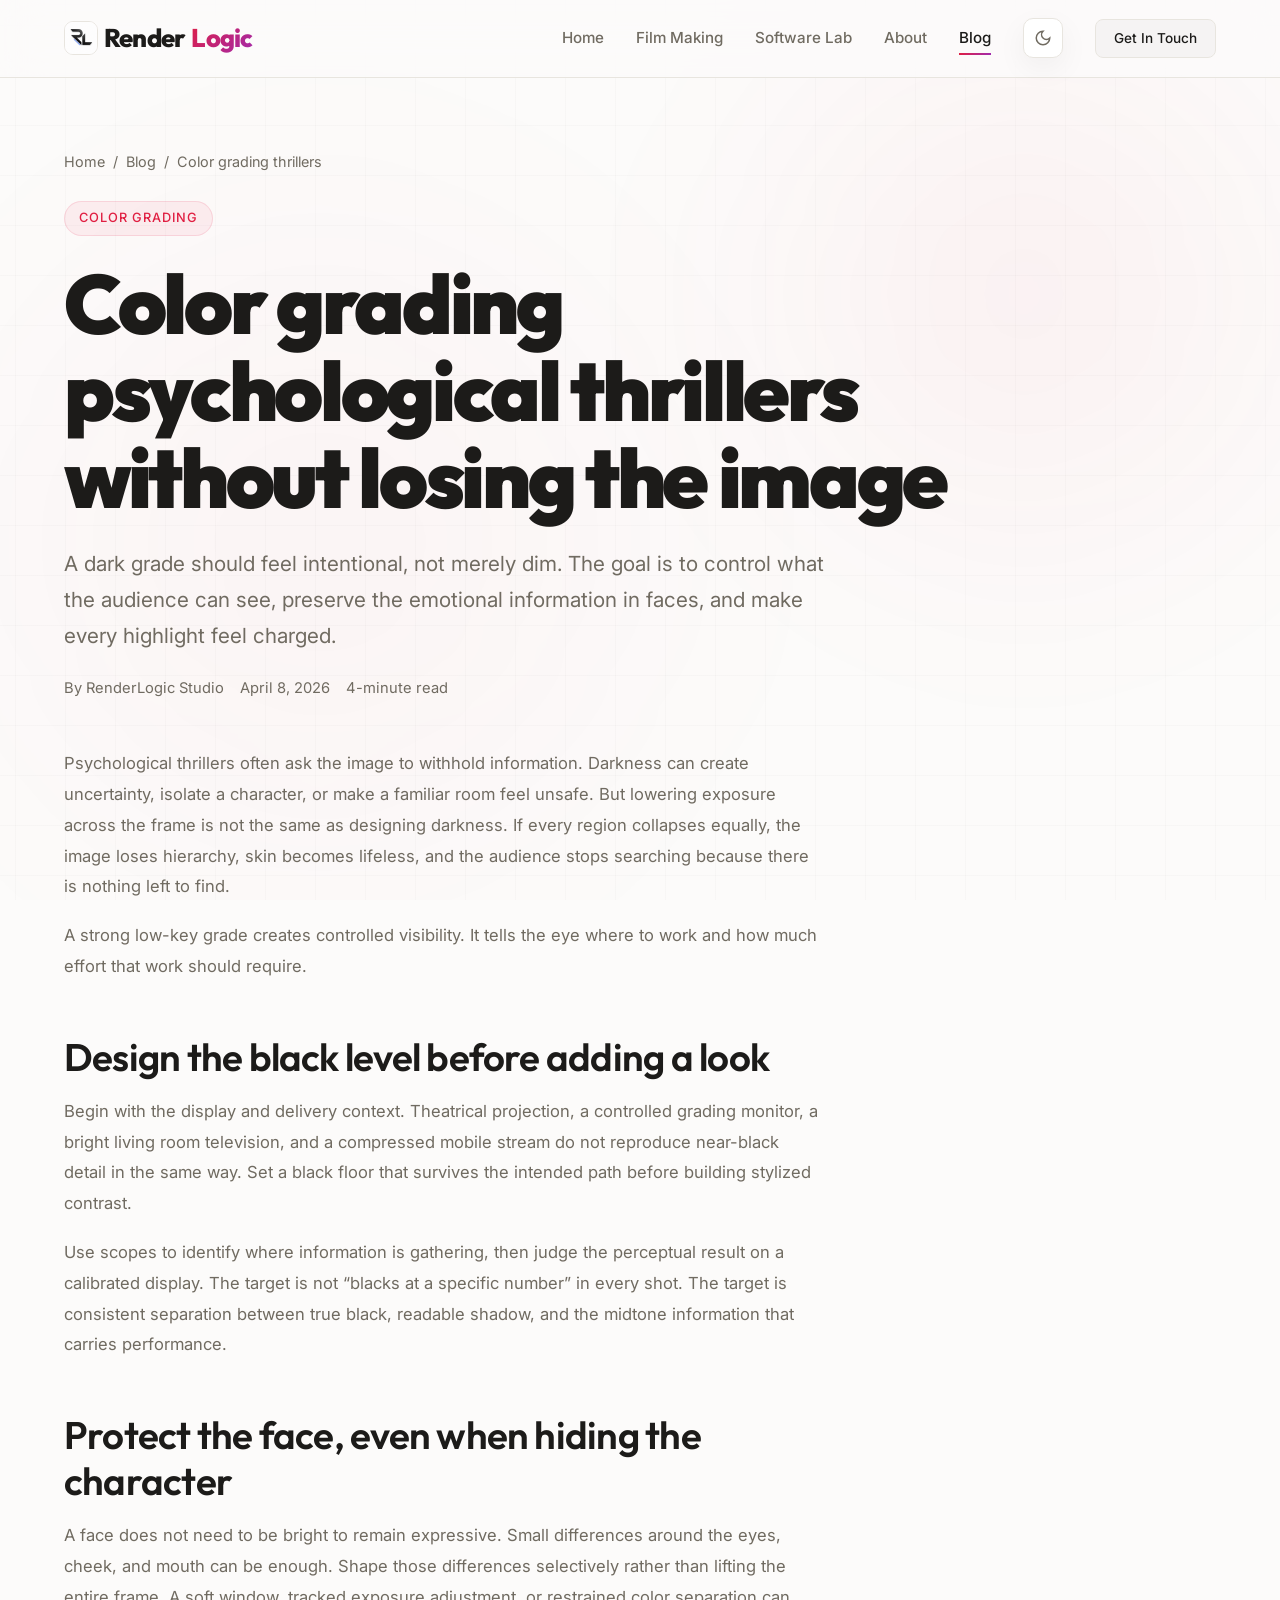
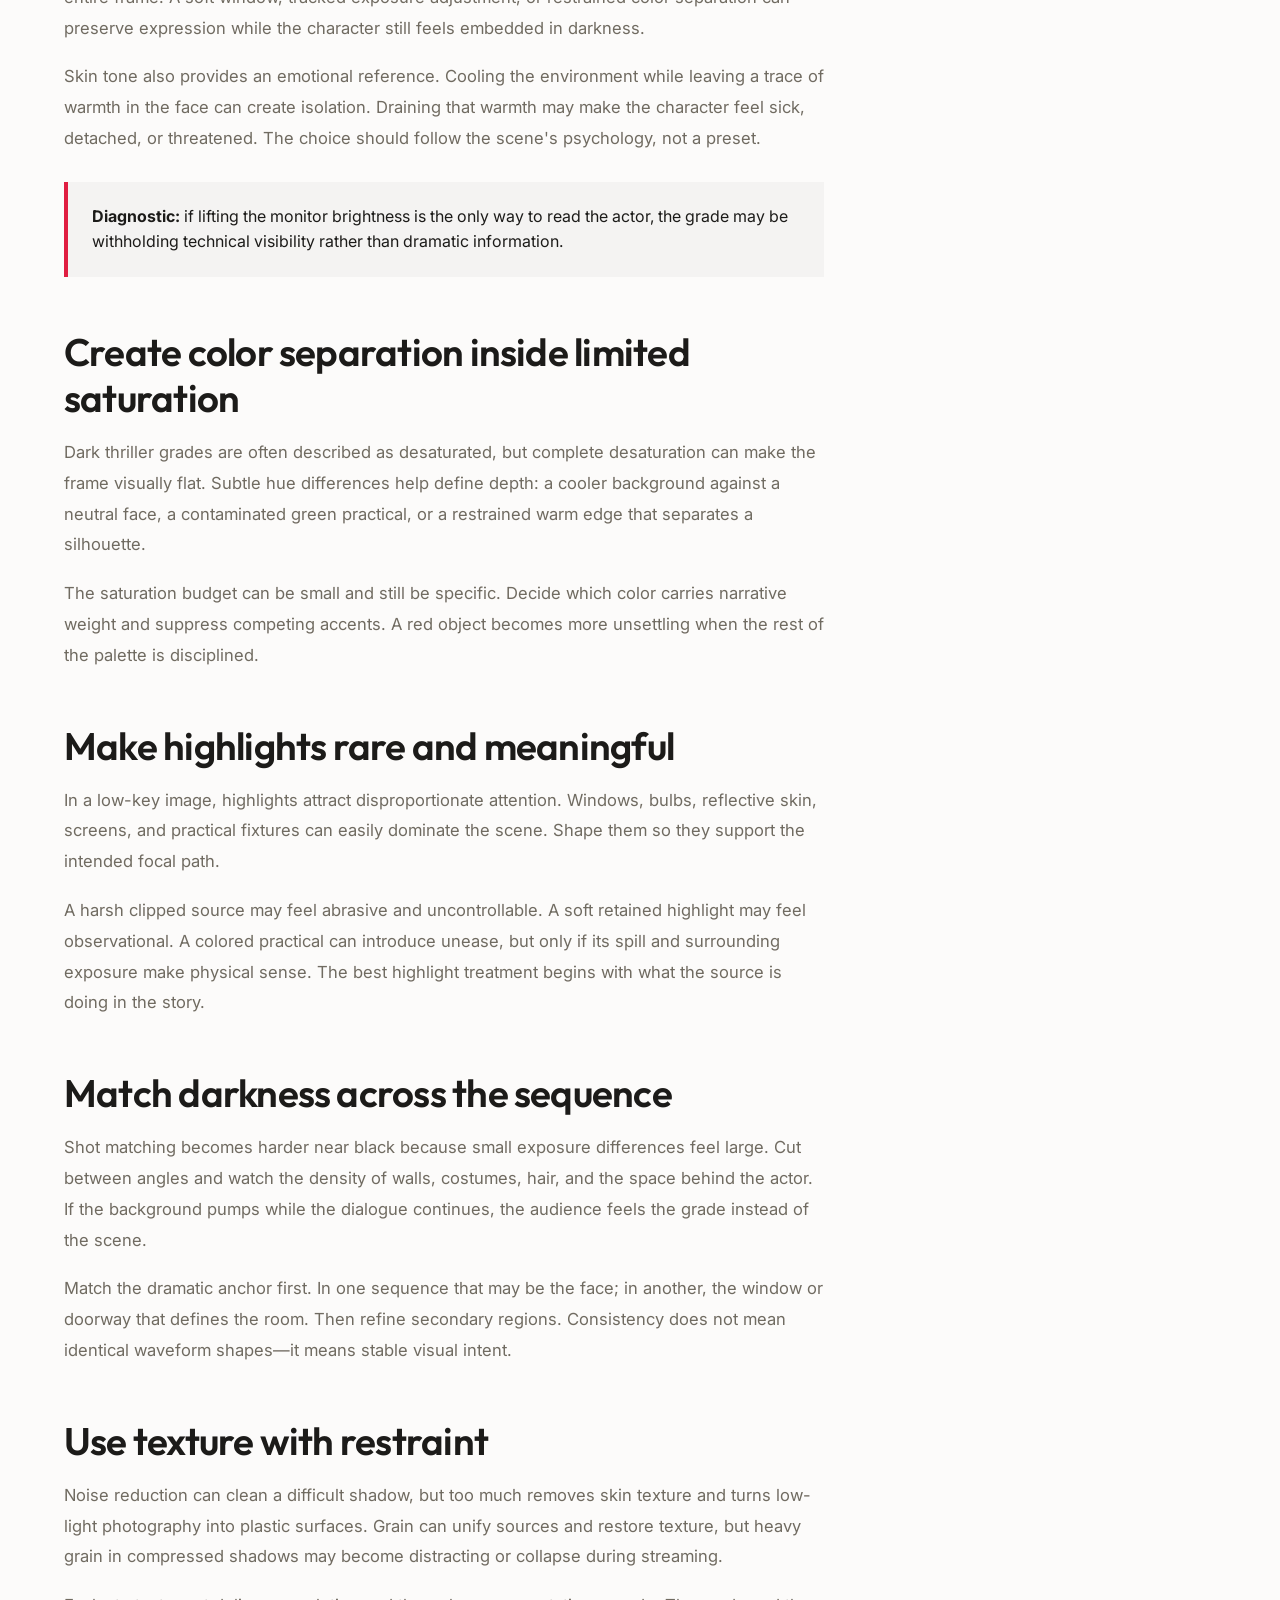
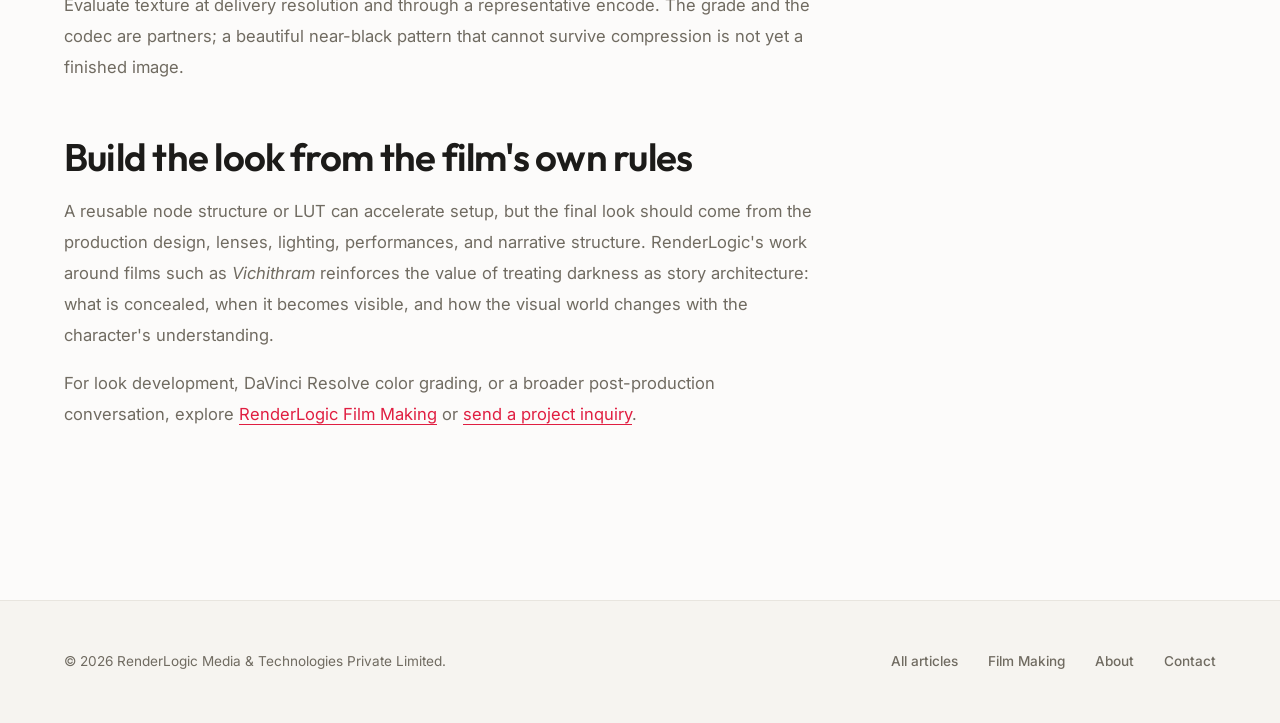
<file: blog/color-grading-psychological-thrillers/index.html>
<!DOCTYPE html>
<html lang="en-IN">
<head>
    <meta charset="UTF-8"><meta name="viewport" content="width=device-width, initial-scale=1.0">
    <title>Color Grading Psychological Thrillers | RenderLogic</title>
    <meta name="description" content="A practical guide to dark cinematic color grading: exposure, black levels, skin tones, color separation, texture, highlights, and scene continuity.">
    <meta name="author" content="RenderLogic Studio"><meta name="robots" content="index, follow, max-image-preview:large, max-snippet:-1"><meta name="referrer" content="strict-origin-when-cross-origin"><link rel="canonical" href="https://www.renderlogic.in/blog/color-grading-psychological-thrillers/"><link rel="icon" type="image/png" sizes="256x256" href="/assets/logo-day.png"><link rel="apple-touch-icon" href="/assets/logo-day.png"><meta name="theme-color" content="#fcfbfa" media="(prefers-color-scheme: light)"><meta name="theme-color" content="#0a0a0b" media="(prefers-color-scheme: dark)"><meta name="color-scheme" content="light dark">
    <meta property="og:type" content="article"><meta property="og:site_name" content="RenderLogic"><meta property="og:locale" content="en_IN"><meta property="og:url" content="https://www.renderlogic.in/blog/color-grading-psychological-thrillers/"><meta property="og:title" content="Color Grading Psychological Thrillers"><meta property="og:description" content="How to make low-key images controlled and unsettling without losing faces, texture, or continuity."><meta property="og:image" content="https://www.renderlogic.in/assets/vichithram.jpg"><meta property="og:image:width" content="576"><meta property="og:image:height" content="1024"><meta property="og:image:alt" content="Vichithram Malayalam mystery thriller film poster"><meta property="article:published_time" content="2026-04-08"><meta property="article:modified_time" content="2026-08-13"><meta name="twitter:card" content="summary_large_image"><meta name="twitter:title" content="Color Grading Psychological Thrillers"><meta name="twitter:description" content="How to make low-key images controlled and unsettling without losing faces, texture, or continuity."><meta name="twitter:image" content="https://www.renderlogic.in/assets/vichithram.jpg"><meta name="twitter:image:alt" content="Vichithram Malayalam mystery thriller film poster">
    <script async src="https://www.googletagmanager.com/gtag/js?id=G-XNH281S53R"></script><script>window.dataLayer=window.dataLayer||[];function gtag(){dataLayer.push(arguments);}gtag('js',new Date());gtag('config','G-XNH281S53R');</script>
    <script type="application/ld+json">{"@context":"https://schema.org","@type":"Organization","@id":"https://www.renderlogic.in/#organization","name":"RenderLogic Studio","url":"https://www.renderlogic.in/","logo":{"@type":"ImageObject","url":"https://www.renderlogic.in/assets/logo-day.png","width":256,"height":256}}</script>
    <script type="application/ld+json">{"@context":"https://schema.org","@graph":[{"@type":"BlogPosting","@id":"https://www.renderlogic.in/blog/color-grading-psychological-thrillers/#article","headline":"Color Grading Psychological Thrillers","description":"A practical guide to exposure, black levels, skin tones, color separation, texture, highlights, and continuity in dark cinematic grades.","datePublished":"2026-04-08","dateModified":"2026-08-13","inLanguage":"en-IN","mainEntityOfPage":{"@id":"https://www.renderlogic.in/blog/color-grading-psychological-thrillers/#webpage"},"author":{"@id":"https://www.renderlogic.in/#organization"},"publisher":{"@id":"https://www.renderlogic.in/#organization"},"image":{"@type":"ImageObject","url":"https://www.renderlogic.in/assets/vichithram.jpg","width":576,"height":1024},"articleSection":"Color Grading"},{"@type":"WebPage","@id":"https://www.renderlogic.in/blog/color-grading-psychological-thrillers/#webpage","url":"https://www.renderlogic.in/blog/color-grading-psychological-thrillers/","name":"Color Grading Psychological Thrillers | RenderLogic","isPartOf":{"@id":"https://www.renderlogic.in/#website"},"breadcrumb":{"@id":"https://www.renderlogic.in/blog/color-grading-psychological-thrillers/#breadcrumb"}},{"@type":"BreadcrumbList","@id":"https://www.renderlogic.in/blog/color-grading-psychological-thrillers/#breadcrumb","itemListElement":[{"@type":"ListItem","position":1,"name":"Home","item":"https://www.renderlogic.in/"},{"@type":"ListItem","position":2,"name":"Blog","item":"https://www.renderlogic.in/blog/"},{"@type":"ListItem","position":3,"name":"Color Grading Psychological Thrillers","item":"https://www.renderlogic.in/blog/color-grading-psychological-thrillers/"}]}]}</script>
    <link rel="preconnect" href="https://fonts.googleapis.com"><link rel="preconnect" href="https://fonts.gstatic.com" crossorigin><link href="https://fonts.googleapis.com/css2?family=Inter:wght@300;400;500;600;700&amp;family=Outfit:wght@400;500;600;700;800;900&amp;display=swap" rel="stylesheet"><script>try{if(localStorage.getItem('rl-theme')==='dark')document.documentElement.classList.add('dark');}catch(e){}</script><link rel="stylesheet" href="/styles.css"><link rel="stylesheet" href="/seo-pages.css">
</head>
<body>
    <a class="skip-link" href="#main-content">Skip to main content</a><div class="bg-glow-container" aria-hidden="true"><div class="glow-spot-1"></div><div class="glow-spot-2"></div></div>
    <header class="header"><div class="container nav-container"><a href="/" class="logo" aria-label="RenderLogic home"><img src="/assets/logo-day.png" alt="" width="256" height="256" class="logo-mark-img logo-mark-day"><img src="/assets/logo-night.png" alt="" width="256" height="256" class="logo-mark-img logo-mark-night"><span class="logo-render">Render</span><span class="logo-logic">Logic</span></a><button class="mobile-nav-toggle" id="menu-toggle" type="button" aria-label="Toggle navigation menu" aria-expanded="false"><span></span><span></span><span></span></button><nav class="nav" id="navigation-bar" aria-label="Primary navigation"><a href="/" class="nav-link">Home</a><a href="/film-making/" class="nav-link">Film Making</a><a href="/software-lab/" class="nav-link">Software Lab</a><a href="/about/" class="nav-link">About</a><a href="/blog/" class="nav-link active">Blog</a><button class="theme-toggle" id="theme-toggle-btn" type="button" aria-label="Toggle dark mode"><svg class="icon-moon" xmlns="http://www.w3.org/2000/svg" viewBox="0 0 24 24" fill="none" stroke="currentColor" stroke-width="2"><path d="M12 3a6 6 0 0 0 9 9 9 9 0 1 1-9-9Z"/></svg><svg class="icon-sun" xmlns="http://www.w3.org/2000/svg" viewBox="0 0 24 24" fill="none" stroke="currentColor" stroke-width="2"><circle cx="12" cy="12" r="4"/><path d="M12 2v2M12 20v2M4.93 4.93l1.41 1.41M17.66 17.66l1.41 1.41M2 12h2M20 12h2M6.34 17.66l-1.41 1.41M19.07 4.93l-1.41 1.41"/></svg></button><a href="/contact/" class="btn btn-nav">Get In Touch</a></nav></div></header>
    <main class="seo-main" id="main-content"><div class="container">
        <nav class="breadcrumbs" aria-label="Breadcrumb"><a href="/">Home</a><span aria-hidden="true">/</span><a href="/blog/">Blog</a><span aria-hidden="true">/</span><span aria-current="page">Color grading thrillers</span></nav>
        <article><header class="article-header"><span class="badge">Color Grading</span><h1 class="font-giant">Color grading psychological thrillers without losing the image</h1><p class="seo-lede">A dark grade should feel intentional, not merely dim. The goal is to control what the audience can see, preserve the emotional information in faces, and make every highlight feel charged.</p><div class="article-meta"><span>By <a href="/about/">RenderLogic Studio</a></span><time datetime="2026-04-08">April 8, 2026</time><span>4-minute read</span></div></header>
        <div class="article-body">
            <p>Psychological thrillers often ask the image to withhold information. Darkness can create uncertainty, isolate a character, or make a familiar room feel unsafe. But lowering exposure across the frame is not the same as designing darkness. If every region collapses equally, the image loses hierarchy, skin becomes lifeless, and the audience stops searching because there is nothing left to find.</p>
            <p>A strong low-key grade creates controlled visibility. It tells the eye where to work and how much effort that work should require.</p>
            <h2>Design the black level before adding a look</h2>
            <p>Begin with the display and delivery context. Theatrical projection, a controlled grading monitor, a bright living room television, and a compressed mobile stream do not reproduce near-black detail in the same way. Set a black floor that survives the intended path before building stylized contrast.</p>
            <p>Use scopes to identify where information is gathering, then judge the perceptual result on a calibrated display. The target is not “blacks at a specific number” in every shot. The target is consistent separation between true black, readable shadow, and the midtone information that carries performance.</p>
            <h2>Protect the face, even when hiding the character</h2>
            <p>A face does not need to be bright to remain expressive. Small differences around the eyes, cheek, and mouth can be enough. Shape those differences selectively rather than lifting the entire frame. A soft window, tracked exposure adjustment, or restrained color separation can preserve expression while the character still feels embedded in darkness.</p>
            <p>Skin tone also provides an emotional reference. Cooling the environment while leaving a trace of warmth in the face can create isolation. Draining that warmth may make the character feel sick, detached, or threatened. The choice should follow the scene's psychology, not a preset.</p>
            <div class="article-note"><strong>Diagnostic:</strong> if lifting the monitor brightness is the only way to read the actor, the grade may be withholding technical visibility rather than dramatic information.</div>
            <h2>Create color separation inside limited saturation</h2>
            <p>Dark thriller grades are often described as desaturated, but complete desaturation can make the frame visually flat. Subtle hue differences help define depth: a cooler background against a neutral face, a contaminated green practical, or a restrained warm edge that separates a silhouette.</p>
            <p>The saturation budget can be small and still be specific. Decide which color carries narrative weight and suppress competing accents. A red object becomes more unsettling when the rest of the palette is disciplined.</p>
            <h2>Make highlights rare and meaningful</h2>
            <p>In a low-key image, highlights attract disproportionate attention. Windows, bulbs, reflective skin, screens, and practical fixtures can easily dominate the scene. Shape them so they support the intended focal path.</p>
            <p>A harsh clipped source may feel abrasive and uncontrollable. A soft retained highlight may feel observational. A colored practical can introduce unease, but only if its spill and surrounding exposure make physical sense. The best highlight treatment begins with what the source is doing in the story.</p>
            <h2>Match darkness across the sequence</h2>
            <p>Shot matching becomes harder near black because small exposure differences feel large. Cut between angles and watch the density of walls, costumes, hair, and the space behind the actor. If the background pumps while the dialogue continues, the audience feels the grade instead of the scene.</p>
            <p>Match the dramatic anchor first. In one sequence that may be the face; in another, the window or doorway that defines the room. Then refine secondary regions. Consistency does not mean identical waveform shapes—it means stable visual intent.</p>
            <h2>Use texture with restraint</h2>
            <p>Noise reduction can clean a difficult shadow, but too much removes skin texture and turns low-light photography into plastic surfaces. Grain can unify sources and restore texture, but heavy grain in compressed shadows may become distracting or collapse during streaming.</p>
            <p>Evaluate texture at delivery resolution and through a representative encode. The grade and the codec are partners; a beautiful near-black pattern that cannot survive compression is not yet a finished image.</p>
            <h2>Build the look from the film's own rules</h2>
            <p>A reusable node structure or LUT can accelerate setup, but the final look should come from the production design, lenses, lighting, performances, and narrative structure. RenderLogic's work around films such as <em>Vichithram</em> reinforces the value of treating darkness as story architecture: what is concealed, when it becomes visible, and how the visual world changes with the character's understanding.</p>
            <p>For look development, DaVinci Resolve color grading, or a broader post-production conversation, explore <a href="/film-making/">RenderLogic Film Making</a> or <a href="/contact/">send a project inquiry</a>.</p>
        </div></article>
    </div></main>
    <footer class="footer"><div class="container footer-container"><p class="seo-footer-note">© 2026 RenderLogic Media &amp; Technologies Private Limited.</p><div class="footer-links"><a href="/blog/">All articles</a><a href="/film-making/">Film Making</a><a href="/about/">About</a><a href="/contact/">Contact</a></div></div></footer><script src="/seo-pages.js" defer></script>
</body></html>
</file>
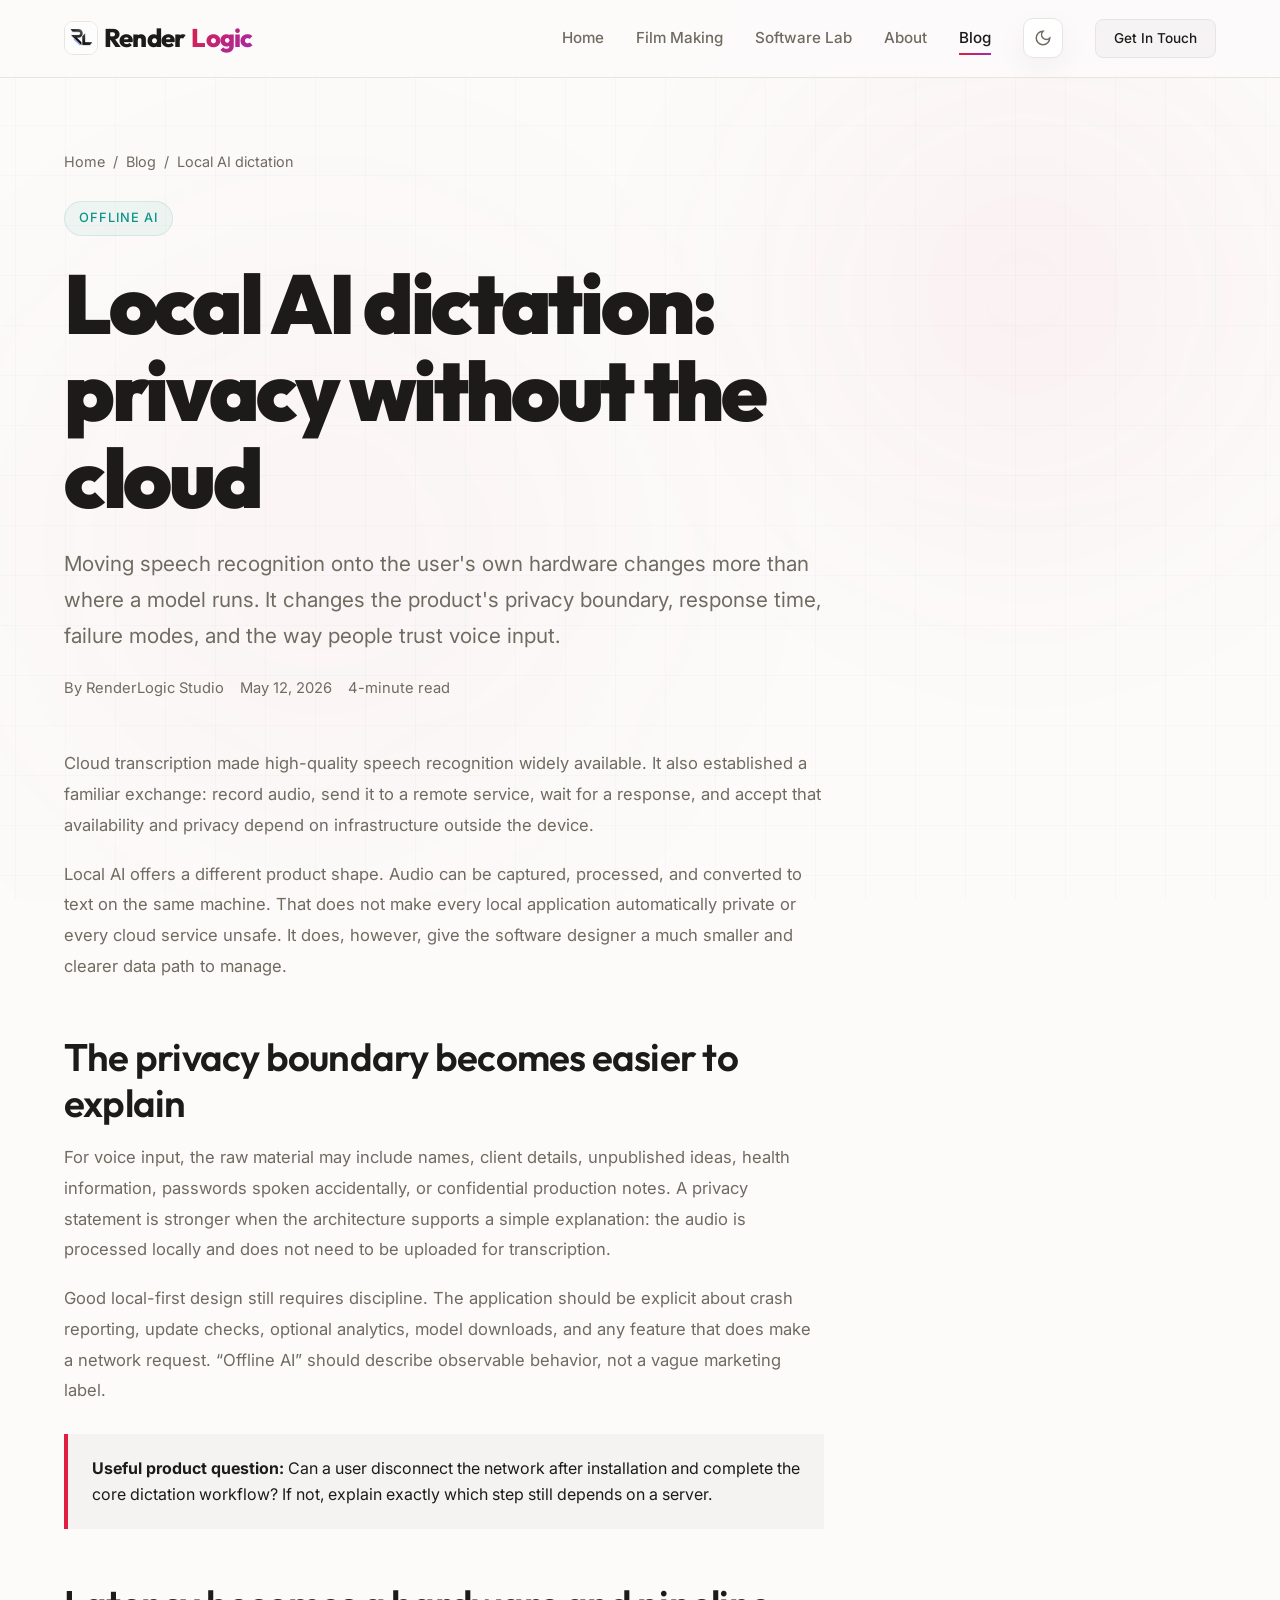
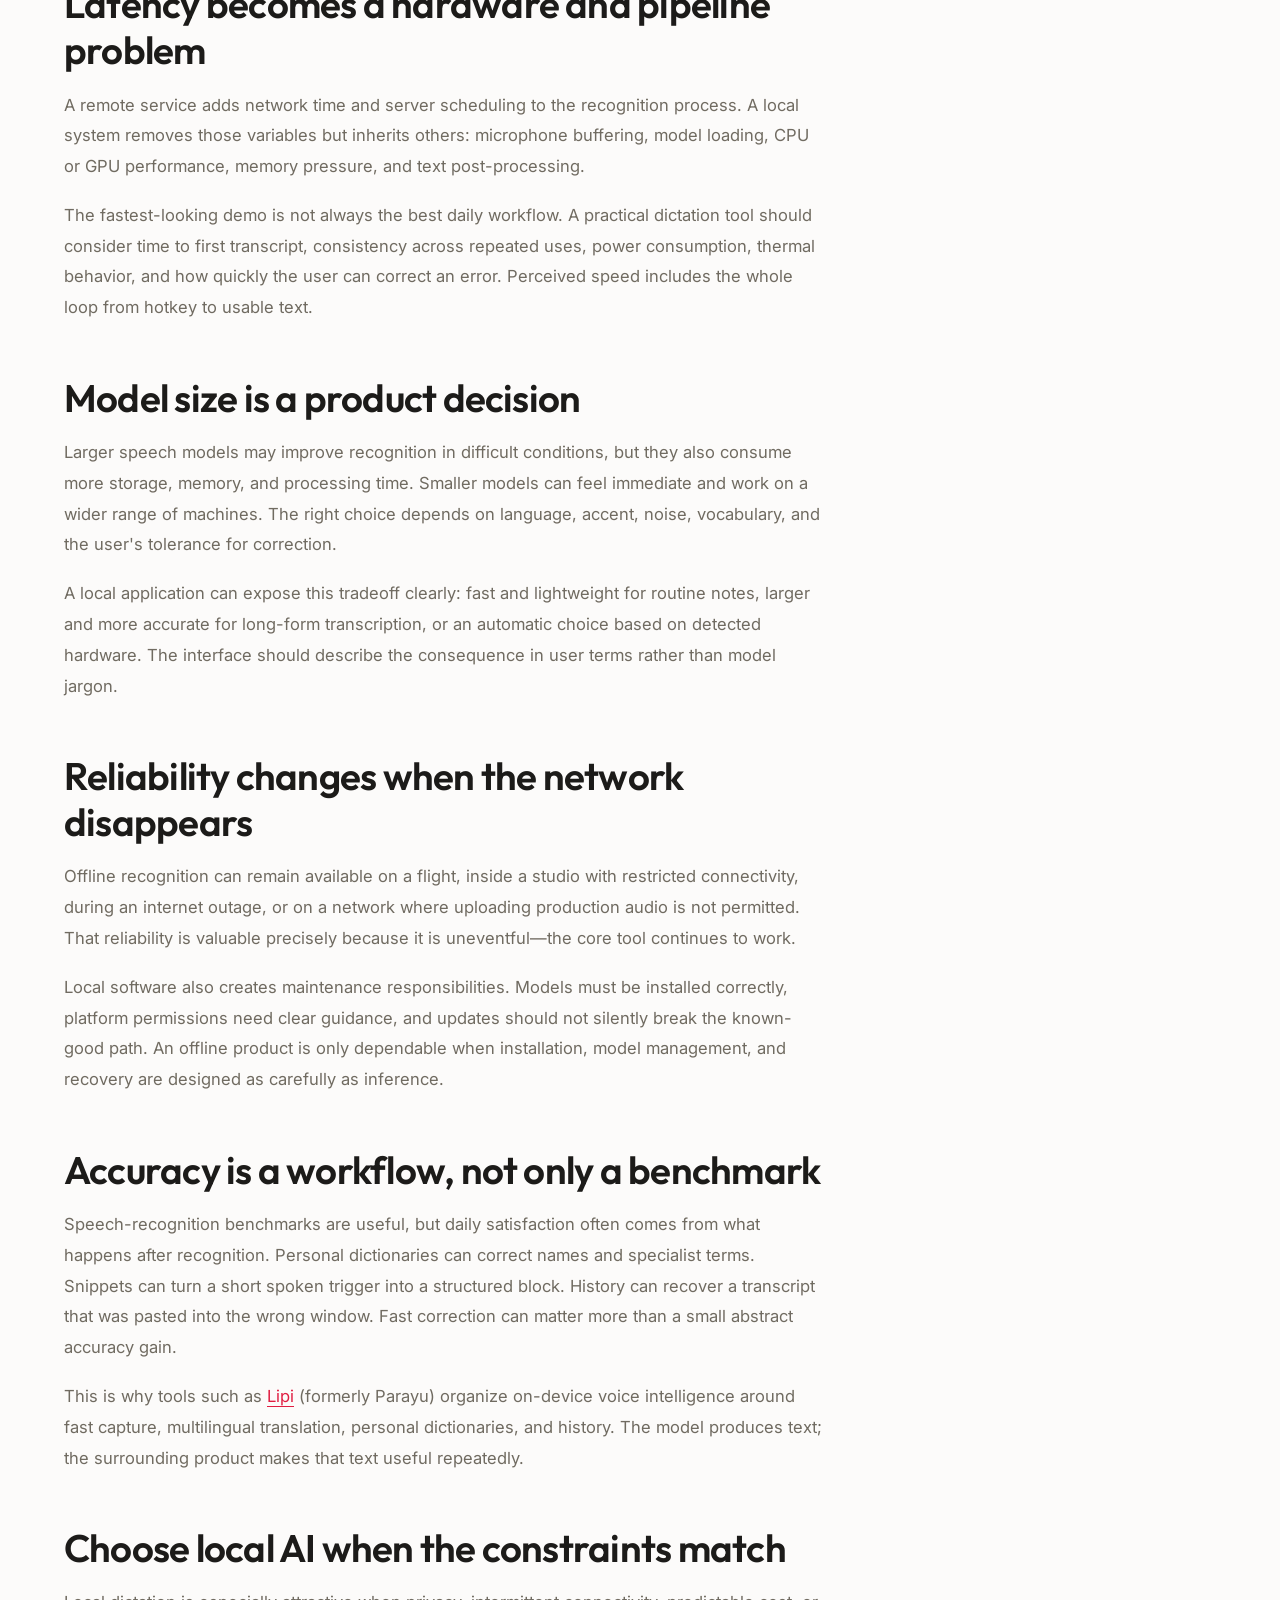
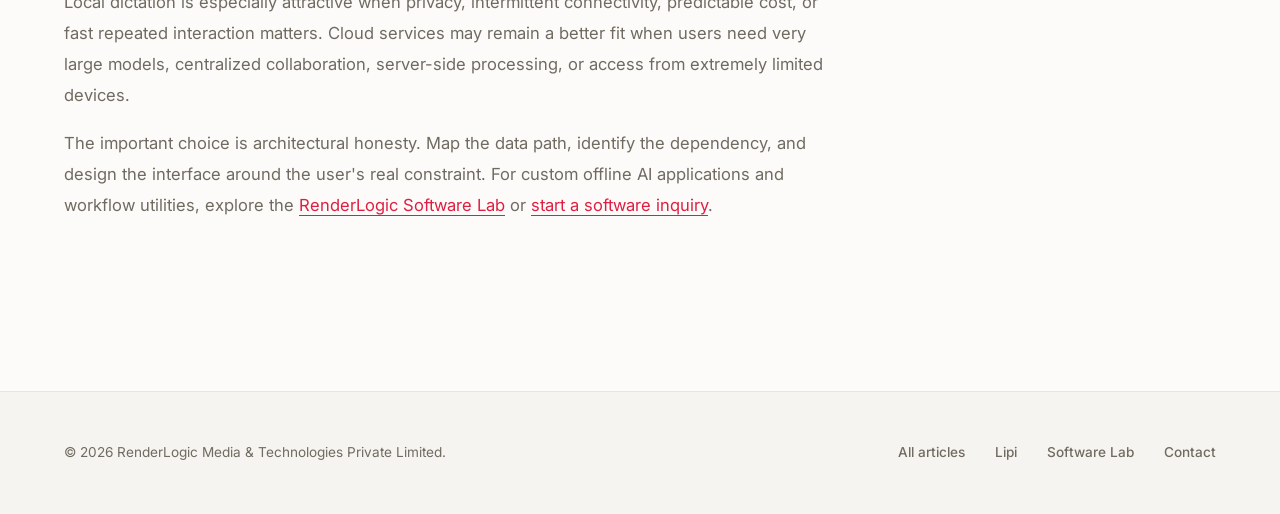
<file: blog/local-ai-dictation-privacy/index.html>
<!DOCTYPE html>
<html lang="en-IN">
<head>
    <meta charset="UTF-8"><meta name="viewport" content="width=device-width, initial-scale=1.0">
    <title>Local AI Dictation: Privacy Without the Cloud | RenderLogic</title>
    <meta name="description" content="Learn how offline AI dictation changes privacy, latency, reliability, hardware choices, and workflow design compared with cloud transcription services.">
    <meta name="author" content="RenderLogic Studio"><meta name="robots" content="index, follow, max-image-preview:large, max-snippet:-1"><meta name="referrer" content="strict-origin-when-cross-origin"><link rel="canonical" href="https://www.renderlogic.in/blog/local-ai-dictation-privacy/"><link rel="icon" type="image/png" sizes="256x256" href="/assets/logo-day.png"><link rel="apple-touch-icon" href="/assets/logo-day.png"><meta name="theme-color" content="#fcfbfa" media="(prefers-color-scheme: light)"><meta name="theme-color" content="#0a0a0b" media="(prefers-color-scheme: dark)"><meta name="color-scheme" content="light dark">
    <meta property="og:type" content="article"><meta property="og:site_name" content="RenderLogic"><meta property="og:locale" content="en_IN"><meta property="og:url" content="https://www.renderlogic.in/blog/local-ai-dictation-privacy/"><meta property="og:title" content="Local AI Dictation: Privacy Without the Cloud"><meta property="og:description" content="What changes when speech recognition runs on your own machine instead of a remote server."><meta property="og:image" content="https://www.renderlogic.in/assets/home.png"><meta property="og:image:width" content="2360"><meta property="og:image:height" content="1480"><meta property="og:image:alt" content="Parayu offline AI voice-to-text dashboard"><meta property="article:published_time" content="2026-05-12"><meta property="article:modified_time" content="2026-08-13"><meta name="twitter:card" content="summary_large_image"><meta name="twitter:title" content="Local AI Dictation: Privacy Without the Cloud"><meta name="twitter:description" content="What changes when speech recognition runs on your own machine instead of a remote server."><meta name="twitter:image" content="https://www.renderlogic.in/assets/home.png"><meta name="twitter:image:alt" content="Parayu offline AI voice-to-text dashboard">
    <script async src="https://www.googletagmanager.com/gtag/js?id=G-XNH281S53R"></script><script>window.dataLayer=window.dataLayer||[];function gtag(){dataLayer.push(arguments);}gtag('js',new Date());gtag('config','G-XNH281S53R');</script>
    <script type="application/ld+json">{"@context":"https://schema.org","@type":"Organization","@id":"https://www.renderlogic.in/#organization","name":"RenderLogic Studio","url":"https://www.renderlogic.in/","logo":{"@type":"ImageObject","url":"https://www.renderlogic.in/assets/logo-day.png","width":256,"height":256}}</script>
    <script type="application/ld+json">{"@context":"https://schema.org","@graph":[{"@type":"BlogPosting","@id":"https://www.renderlogic.in/blog/local-ai-dictation-privacy/#article","headline":"Local AI Dictation: Privacy Without the Cloud","description":"How offline AI dictation changes privacy, latency, reliability, hardware choices, and workflow design.","datePublished":"2026-05-12","dateModified":"2026-08-13","inLanguage":"en-IN","mainEntityOfPage":{"@id":"https://www.renderlogic.in/blog/local-ai-dictation-privacy/#webpage"},"author":{"@id":"https://www.renderlogic.in/#organization"},"publisher":{"@id":"https://www.renderlogic.in/#organization"},"image":{"@type":"ImageObject","url":"https://www.renderlogic.in/assets/home.png","width":2360,"height":1480},"articleSection":"Offline AI"},{"@type":"WebPage","@id":"https://www.renderlogic.in/blog/local-ai-dictation-privacy/#webpage","url":"https://www.renderlogic.in/blog/local-ai-dictation-privacy/","name":"Local AI Dictation: Privacy Without the Cloud | RenderLogic","isPartOf":{"@id":"https://www.renderlogic.in/#website"},"breadcrumb":{"@id":"https://www.renderlogic.in/blog/local-ai-dictation-privacy/#breadcrumb"}},{"@type":"BreadcrumbList","@id":"https://www.renderlogic.in/blog/local-ai-dictation-privacy/#breadcrumb","itemListElement":[{"@type":"ListItem","position":1,"name":"Home","item":"https://www.renderlogic.in/"},{"@type":"ListItem","position":2,"name":"Blog","item":"https://www.renderlogic.in/blog/"},{"@type":"ListItem","position":3,"name":"Local AI Dictation: Privacy Without the Cloud","item":"https://www.renderlogic.in/blog/local-ai-dictation-privacy/"}]}]}</script>
    <link rel="preconnect" href="https://fonts.googleapis.com"><link rel="preconnect" href="https://fonts.gstatic.com" crossorigin><link href="https://fonts.googleapis.com/css2?family=Inter:wght@300;400;500;600;700&amp;family=Outfit:wght@400;500;600;700;800;900&amp;display=swap" rel="stylesheet"><script>try{if(localStorage.getItem('rl-theme')==='dark')document.documentElement.classList.add('dark');}catch(e){}</script><link rel="stylesheet" href="/styles.css"><link rel="stylesheet" href="/seo-pages.css">
</head>
<body>
    <a class="skip-link" href="#main-content">Skip to main content</a><div class="bg-glow-container" aria-hidden="true"><div class="glow-spot-1"></div><div class="glow-spot-2"></div></div>
    <header class="header"><div class="container nav-container"><a href="/" class="logo" aria-label="RenderLogic home"><img src="/assets/logo-day.png" alt="" width="256" height="256" class="logo-mark-img logo-mark-day"><img src="/assets/logo-night.png" alt="" width="256" height="256" class="logo-mark-img logo-mark-night"><span class="logo-render">Render</span><span class="logo-logic">Logic</span></a><button class="mobile-nav-toggle" id="menu-toggle" type="button" aria-label="Toggle navigation menu" aria-expanded="false"><span></span><span></span><span></span></button><nav class="nav" id="navigation-bar" aria-label="Primary navigation"><a href="/" class="nav-link">Home</a><a href="/film-making/" class="nav-link">Film Making</a><a href="/software-lab/" class="nav-link">Software Lab</a><a href="/about/" class="nav-link">About</a><a href="/blog/" class="nav-link active">Blog</a><button class="theme-toggle" id="theme-toggle-btn" type="button" aria-label="Toggle dark mode"><svg class="icon-moon" xmlns="http://www.w3.org/2000/svg" viewBox="0 0 24 24" fill="none" stroke="currentColor" stroke-width="2"><path d="M12 3a6 6 0 0 0 9 9 9 9 0 1 1-9-9Z"/></svg><svg class="icon-sun" xmlns="http://www.w3.org/2000/svg" viewBox="0 0 24 24" fill="none" stroke="currentColor" stroke-width="2"><circle cx="12" cy="12" r="4"/><path d="M12 2v2M12 20v2M4.93 4.93l1.41 1.41M17.66 17.66l1.41 1.41M2 12h2M20 12h2M6.34 17.66l-1.41 1.41M19.07 4.93l-1.41 1.41"/></svg></button><a href="/contact/" class="btn btn-nav">Get In Touch</a></nav></div></header>
    <main class="seo-main" id="main-content"><div class="container">
        <nav class="breadcrumbs" aria-label="Breadcrumb"><a href="/">Home</a><span aria-hidden="true">/</span><a href="/blog/">Blog</a><span aria-hidden="true">/</span><span aria-current="page">Local AI dictation</span></nav>
        <article><header class="article-header"><span class="badge badge-accent">Offline AI</span><h1 class="font-giant">Local AI dictation: privacy without the cloud</h1><p class="seo-lede">Moving speech recognition onto the user's own hardware changes more than where a model runs. It changes the product's privacy boundary, response time, failure modes, and the way people trust voice input.</p><div class="article-meta"><span>By <a href="/about/">RenderLogic Studio</a></span><time datetime="2026-05-12">May 12, 2026</time><span>4-minute read</span></div></header>
        <div class="article-body">
            <p>Cloud transcription made high-quality speech recognition widely available. It also established a familiar exchange: record audio, send it to a remote service, wait for a response, and accept that availability and privacy depend on infrastructure outside the device.</p>
            <p>Local AI offers a different product shape. Audio can be captured, processed, and converted to text on the same machine. That does not make every local application automatically private or every cloud service unsafe. It does, however, give the software designer a much smaller and clearer data path to manage.</p>
            <h2>The privacy boundary becomes easier to explain</h2>
            <p>For voice input, the raw material may include names, client details, unpublished ideas, health information, passwords spoken accidentally, or confidential production notes. A privacy statement is stronger when the architecture supports a simple explanation: the audio is processed locally and does not need to be uploaded for transcription.</p>
            <p>Good local-first design still requires discipline. The application should be explicit about crash reporting, update checks, optional analytics, model downloads, and any feature that does make a network request. “Offline AI” should describe observable behavior, not a vague marketing label.</p>
            <div class="article-note"><strong>Useful product question:</strong> Can a user disconnect the network after installation and complete the core dictation workflow? If not, explain exactly which step still depends on a server.</div>
            <h2>Latency becomes a hardware and pipeline problem</h2>
            <p>A remote service adds network time and server scheduling to the recognition process. A local system removes those variables but inherits others: microphone buffering, model loading, CPU or GPU performance, memory pressure, and text post-processing.</p>
            <p>The fastest-looking demo is not always the best daily workflow. A practical dictation tool should consider time to first transcript, consistency across repeated uses, power consumption, thermal behavior, and how quickly the user can correct an error. Perceived speed includes the whole loop from hotkey to usable text.</p>
            <h2>Model size is a product decision</h2>
            <p>Larger speech models may improve recognition in difficult conditions, but they also consume more storage, memory, and processing time. Smaller models can feel immediate and work on a wider range of machines. The right choice depends on language, accent, noise, vocabulary, and the user's tolerance for correction.</p>
            <p>A local application can expose this tradeoff clearly: fast and lightweight for routine notes, larger and more accurate for long-form transcription, or an automatic choice based on detected hardware. The interface should describe the consequence in user terms rather than model jargon.</p>
            <h2>Reliability changes when the network disappears</h2>
            <p>Offline recognition can remain available on a flight, inside a studio with restricted connectivity, during an internet outage, or on a network where uploading production audio is not permitted. That reliability is valuable precisely because it is uneventful—the core tool continues to work.</p>
            <p>Local software also creates maintenance responsibilities. Models must be installed correctly, platform permissions need clear guidance, and updates should not silently break the known-good path. An offline product is only dependable when installation, model management, and recovery are designed as carefully as inference.</p>
            <h2>Accuracy is a workflow, not only a benchmark</h2>
            <p>Speech-recognition benchmarks are useful, but daily satisfaction often comes from what happens after recognition. Personal dictionaries can correct names and specialist terms. Snippets can turn a short spoken trigger into a structured block. History can recover a transcript that was pasted into the wrong window. Fast correction can matter more than a small abstract accuracy gain.</p>
            <p>This is why tools such as <a href="https://www.heylipi.com/" target="_blank" rel="noopener">Lipi</a> (formerly Parayu) organize on-device voice intelligence around fast capture, multilingual translation, personal dictionaries, and history. The model produces text; the surrounding product makes that text useful repeatedly.</p>
            <h2>Choose local AI when the constraints match</h2>
            <p>Local dictation is especially attractive when privacy, intermittent connectivity, predictable cost, or fast repeated interaction matters. Cloud services may remain a better fit when users need very large models, centralized collaboration, server-side processing, or access from extremely limited devices.</p>
            <p>The important choice is architectural honesty. Map the data path, identify the dependency, and design the interface around the user's real constraint. For custom offline AI applications and workflow utilities, explore the <a href="/software-lab/">RenderLogic Software Lab</a> or <a href="/contact/">start a software inquiry</a>.</p>
        </div></article>
    </div></main>
    <footer class="footer"><div class="container footer-container"><p class="seo-footer-note">© 2026 RenderLogic Media &amp; Technologies Private Limited.</p><div class="footer-links"><a href="/blog/">All articles</a><a href="https://www.heylipi.com/" target="_blank" rel="noopener">Lipi</a><a href="/software-lab/">Software Lab</a><a href="/contact/">Contact</a></div></div></footer><script src="/seo-pages.js" defer></script>
</body></html>
</file>
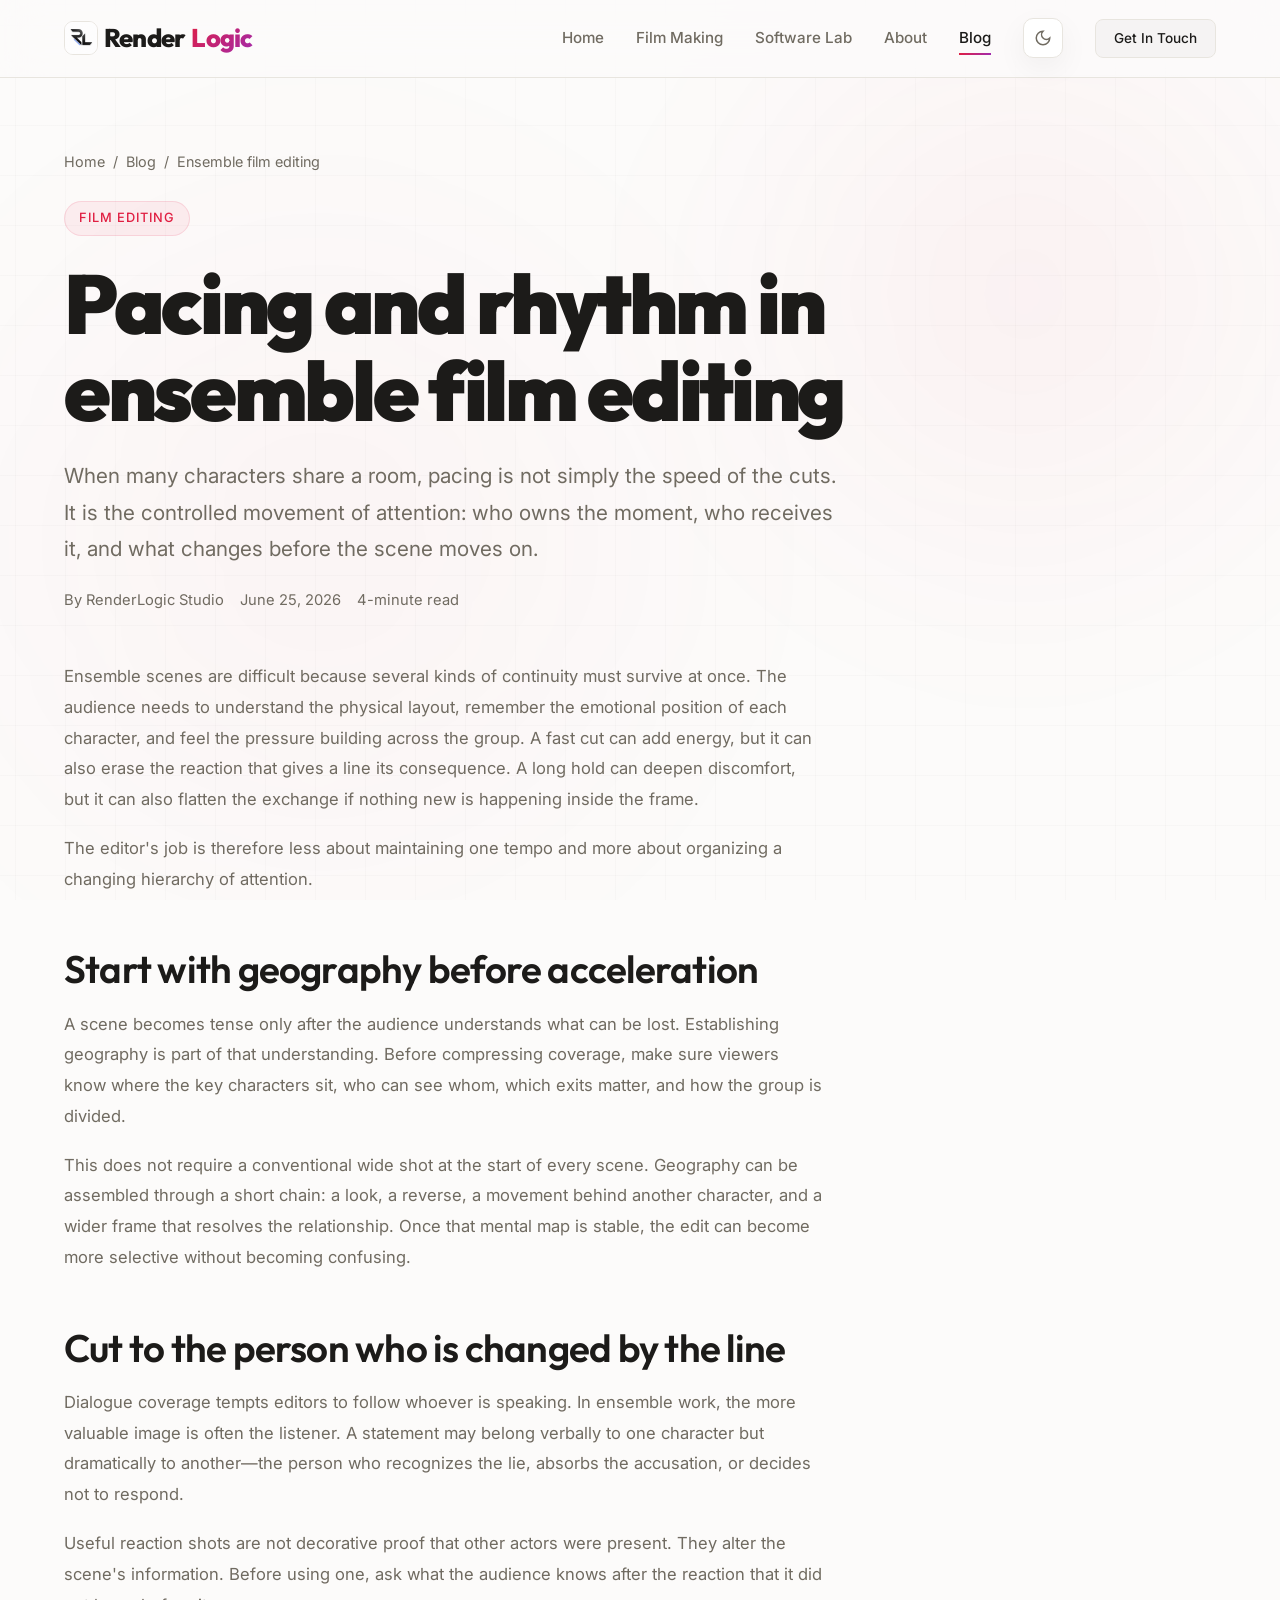
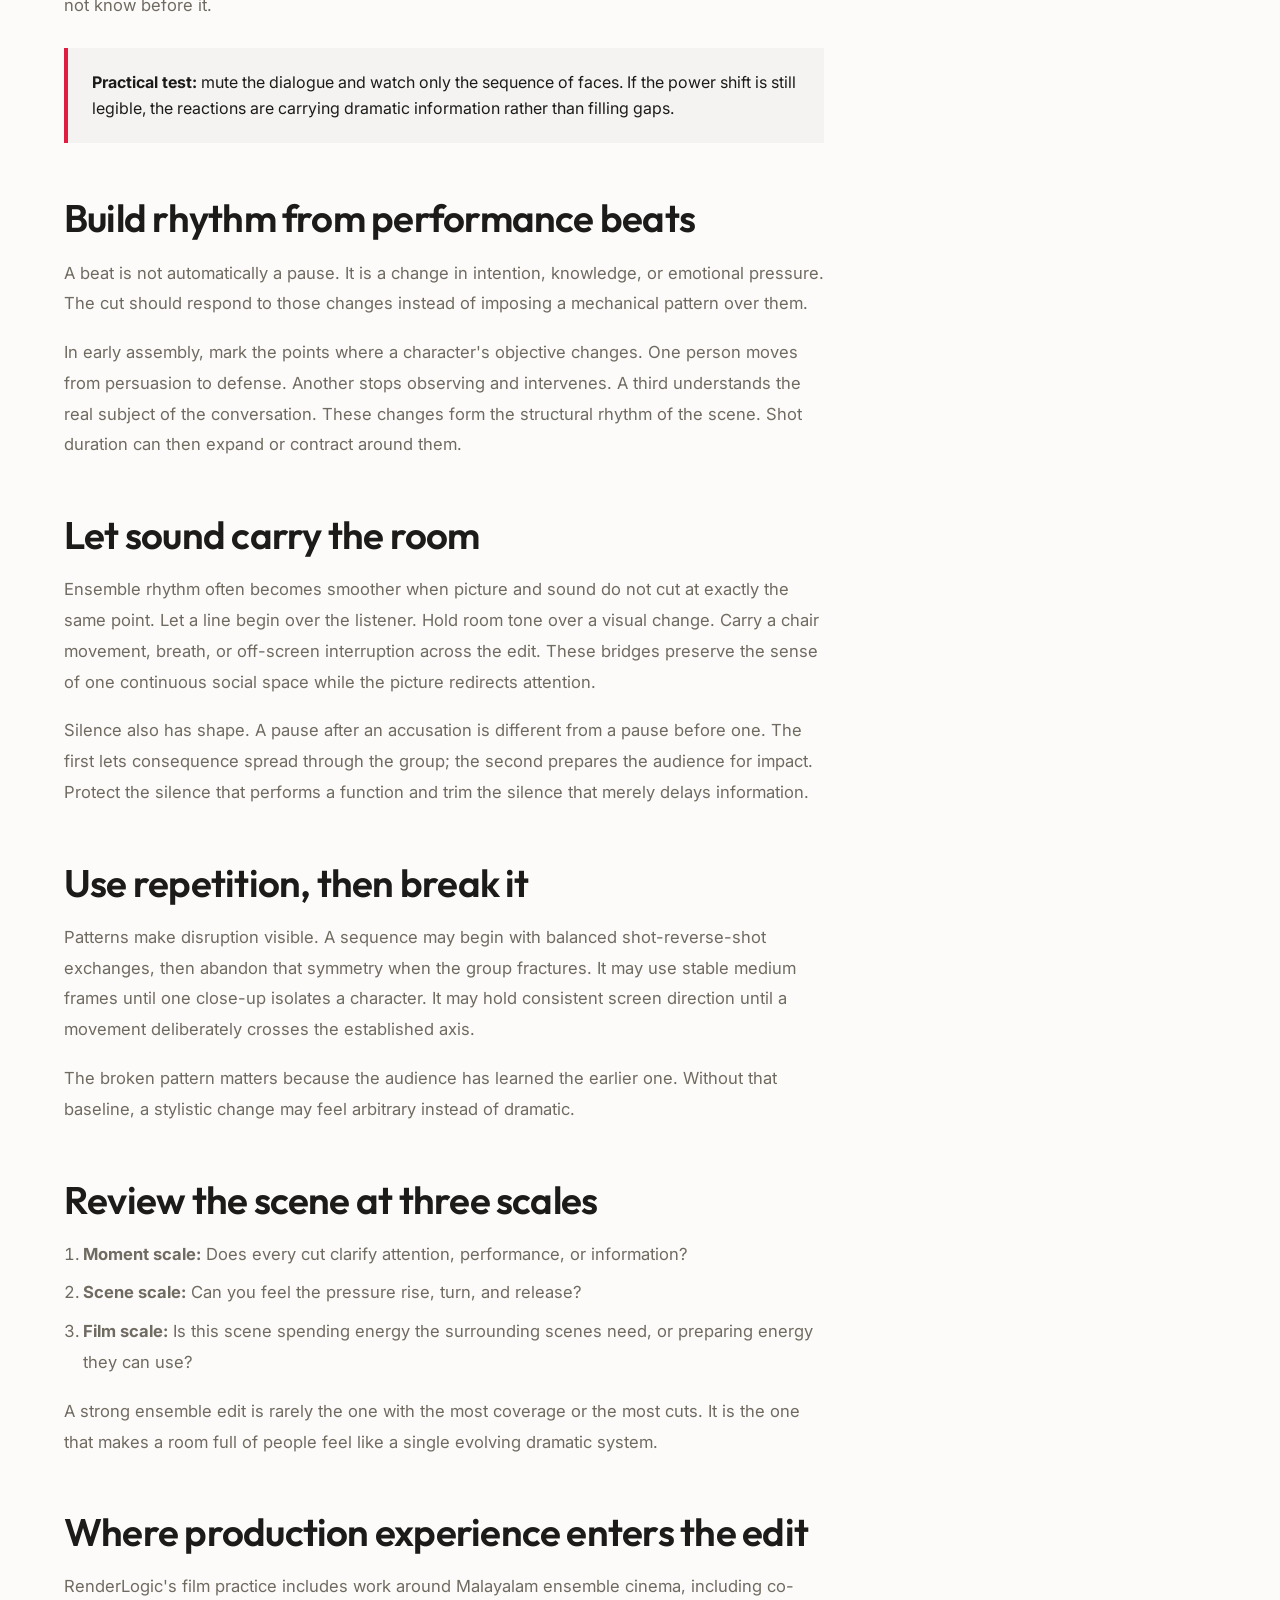
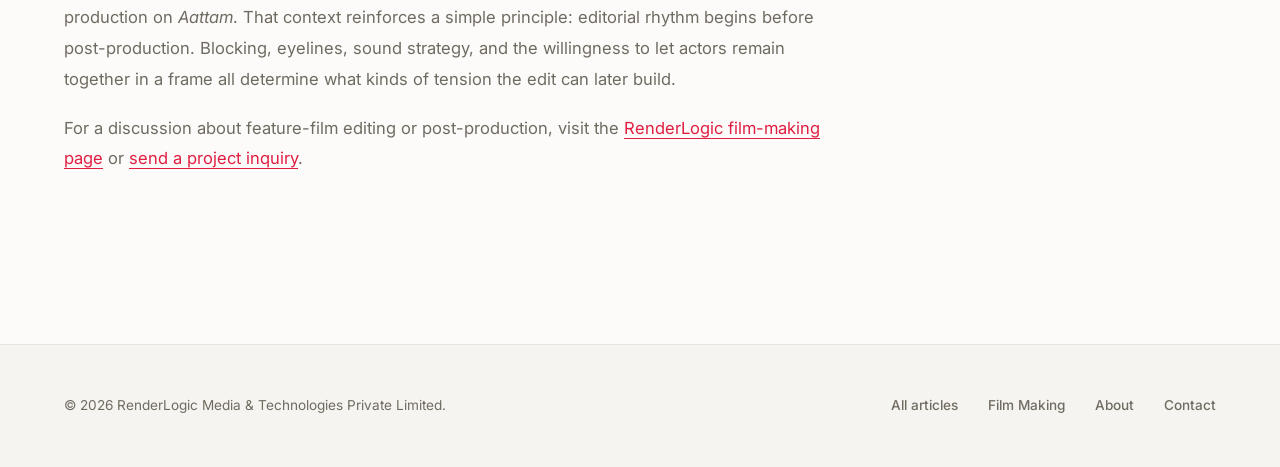
<file: blog/pacing-and-rhythm-ensemble-film-editing/index.html>
<!DOCTYPE html>
<html lang="en-IN">
<head>
    <meta charset="UTF-8"><meta name="viewport" content="width=device-width, initial-scale=1.0">
    <title>Pacing and Rhythm in Ensemble Film Editing | RenderLogic</title>
    <meta name="description" content="A practical guide to ensemble film editing: scene geography, reaction shots, performance beats, sound bridges, tension, and pacing across many characters.">
    <meta name="author" content="RenderLogic Studio"><meta name="robots" content="index, follow, max-image-preview:large, max-snippet:-1"><meta name="referrer" content="strict-origin-when-cross-origin"><link rel="canonical" href="https://www.renderlogic.in/blog/pacing-and-rhythm-ensemble-film-editing/"><link rel="icon" type="image/png" sizes="256x256" href="/assets/logo-day.png"><link rel="apple-touch-icon" href="/assets/logo-day.png"><meta name="theme-color" content="#fcfbfa" media="(prefers-color-scheme: light)"><meta name="theme-color" content="#0a0a0b" media="(prefers-color-scheme: dark)"><meta name="color-scheme" content="light dark">
    <meta property="og:type" content="article"><meta property="og:site_name" content="RenderLogic"><meta property="og:locale" content="en_IN"><meta property="og:url" content="https://www.renderlogic.in/blog/pacing-and-rhythm-ensemble-film-editing/"><meta property="og:title" content="Pacing and Rhythm in Ensemble Film Editing"><meta property="og:description" content="How geography, reactions, silence, and sound shape tension when many characters share the frame."><meta property="og:image" content="https://www.renderlogic.in/assets/aattam.jpg"><meta property="og:image:width" content="702"><meta property="og:image:height" content="1024"><meta property="og:image:alt" content="Aattam Malayalam ensemble drama film poster"><meta property="article:published_time" content="2026-06-25"><meta property="article:modified_time" content="2026-08-13"><meta name="twitter:card" content="summary_large_image"><meta name="twitter:title" content="Pacing and Rhythm in Ensemble Film Editing"><meta name="twitter:description" content="How geography, reactions, silence, and sound shape tension when many characters share the frame."><meta name="twitter:image" content="https://www.renderlogic.in/assets/aattam.jpg"><meta name="twitter:image:alt" content="Aattam Malayalam ensemble drama film poster">
    <script async src="https://www.googletagmanager.com/gtag/js?id=G-XNH281S53R"></script><script>window.dataLayer=window.dataLayer||[];function gtag(){dataLayer.push(arguments);}gtag('js',new Date());gtag('config','G-XNH281S53R');</script>
    <script type="application/ld+json">{"@context":"https://schema.org","@type":"Organization","@id":"https://www.renderlogic.in/#organization","name":"RenderLogic Studio","url":"https://www.renderlogic.in/","logo":{"@type":"ImageObject","url":"https://www.renderlogic.in/assets/logo-day.png","width":256,"height":256}}</script>
    <script type="application/ld+json">{"@context":"https://schema.org","@graph":[{"@type":"BlogPosting","@id":"https://www.renderlogic.in/blog/pacing-and-rhythm-ensemble-film-editing/#article","headline":"Pacing and Rhythm in Ensemble Film Editing","description":"A practical guide to geography, reaction shots, performance beats, sound, and tension in ensemble scenes.","datePublished":"2026-06-25","dateModified":"2026-08-13","inLanguage":"en-IN","mainEntityOfPage":{"@id":"https://www.renderlogic.in/blog/pacing-and-rhythm-ensemble-film-editing/#webpage"},"author":{"@id":"https://www.renderlogic.in/#organization"},"publisher":{"@id":"https://www.renderlogic.in/#organization"},"image":{"@type":"ImageObject","url":"https://www.renderlogic.in/assets/aattam.jpg","width":702,"height":1024},"articleSection":"Film Editing"},{"@type":"WebPage","@id":"https://www.renderlogic.in/blog/pacing-and-rhythm-ensemble-film-editing/#webpage","url":"https://www.renderlogic.in/blog/pacing-and-rhythm-ensemble-film-editing/","name":"Pacing and Rhythm in Ensemble Film Editing | RenderLogic","isPartOf":{"@id":"https://www.renderlogic.in/#website"},"breadcrumb":{"@id":"https://www.renderlogic.in/blog/pacing-and-rhythm-ensemble-film-editing/#breadcrumb"}},{"@type":"BreadcrumbList","@id":"https://www.renderlogic.in/blog/pacing-and-rhythm-ensemble-film-editing/#breadcrumb","itemListElement":[{"@type":"ListItem","position":1,"name":"Home","item":"https://www.renderlogic.in/"},{"@type":"ListItem","position":2,"name":"Blog","item":"https://www.renderlogic.in/blog/"},{"@type":"ListItem","position":3,"name":"Pacing and Rhythm in Ensemble Film Editing","item":"https://www.renderlogic.in/blog/pacing-and-rhythm-ensemble-film-editing/"}]}]}</script>
    <link rel="preconnect" href="https://fonts.googleapis.com"><link rel="preconnect" href="https://fonts.gstatic.com" crossorigin><link href="https://fonts.googleapis.com/css2?family=Inter:wght@300;400;500;600;700&amp;family=Outfit:wght@400;500;600;700;800;900&amp;display=swap" rel="stylesheet"><script>try{if(localStorage.getItem('rl-theme')==='dark')document.documentElement.classList.add('dark');}catch(e){}</script><link rel="stylesheet" href="/styles.css"><link rel="stylesheet" href="/seo-pages.css">
</head>
<body>
    <a class="skip-link" href="#main-content">Skip to main content</a><div class="bg-glow-container" aria-hidden="true"><div class="glow-spot-1"></div><div class="glow-spot-2"></div></div>
    <header class="header"><div class="container nav-container"><a href="/" class="logo" aria-label="RenderLogic home"><img src="/assets/logo-day.png" alt="" width="256" height="256" class="logo-mark-img logo-mark-day"><img src="/assets/logo-night.png" alt="" width="256" height="256" class="logo-mark-img logo-mark-night"><span class="logo-render">Render</span><span class="logo-logic">Logic</span></a><button class="mobile-nav-toggle" id="menu-toggle" type="button" aria-label="Toggle navigation menu" aria-expanded="false"><span></span><span></span><span></span></button><nav class="nav" id="navigation-bar" aria-label="Primary navigation"><a href="/" class="nav-link">Home</a><a href="/film-making/" class="nav-link">Film Making</a><a href="/software-lab/" class="nav-link">Software Lab</a><a href="/about/" class="nav-link">About</a><a href="/blog/" class="nav-link active">Blog</a><button class="theme-toggle" id="theme-toggle-btn" type="button" aria-label="Toggle dark mode"><svg class="icon-moon" xmlns="http://www.w3.org/2000/svg" viewBox="0 0 24 24" fill="none" stroke="currentColor" stroke-width="2"><path d="M12 3a6 6 0 0 0 9 9 9 9 0 1 1-9-9Z"/></svg><svg class="icon-sun" xmlns="http://www.w3.org/2000/svg" viewBox="0 0 24 24" fill="none" stroke="currentColor" stroke-width="2"><circle cx="12" cy="12" r="4"/><path d="M12 2v2M12 20v2M4.93 4.93l1.41 1.41M17.66 17.66l1.41 1.41M2 12h2M20 12h2M6.34 17.66l-1.41 1.41M19.07 4.93l-1.41 1.41"/></svg></button><a href="/contact/" class="btn btn-nav">Get In Touch</a></nav></div></header>
    <main class="seo-main" id="main-content"><div class="container">
        <nav class="breadcrumbs" aria-label="Breadcrumb"><a href="/">Home</a><span aria-hidden="true">/</span><a href="/blog/">Blog</a><span aria-hidden="true">/</span><span aria-current="page">Ensemble film editing</span></nav>
        <article><header class="article-header"><span class="badge">Film Editing</span><h1 class="font-giant">Pacing and rhythm in ensemble film editing</h1><p class="seo-lede">When many characters share a room, pacing is not simply the speed of the cuts. It is the controlled movement of attention: who owns the moment, who receives it, and what changes before the scene moves on.</p><div class="article-meta"><span>By <a href="/about/">RenderLogic Studio</a></span><time datetime="2026-06-25">June 25, 2026</time><span>4-minute read</span></div></header>
        <div class="article-body">
            <p>Ensemble scenes are difficult because several kinds of continuity must survive at once. The audience needs to understand the physical layout, remember the emotional position of each character, and feel the pressure building across the group. A fast cut can add energy, but it can also erase the reaction that gives a line its consequence. A long hold can deepen discomfort, but it can also flatten the exchange if nothing new is happening inside the frame.</p>
            <p>The editor's job is therefore less about maintaining one tempo and more about organizing a changing hierarchy of attention.</p>
            <h2>Start with geography before acceleration</h2>
            <p>A scene becomes tense only after the audience understands what can be lost. Establishing geography is part of that understanding. Before compressing coverage, make sure viewers know where the key characters sit, who can see whom, which exits matter, and how the group is divided.</p>
            <p>This does not require a conventional wide shot at the start of every scene. Geography can be assembled through a short chain: a look, a reverse, a movement behind another character, and a wider frame that resolves the relationship. Once that mental map is stable, the edit can become more selective without becoming confusing.</p>
            <h2>Cut to the person who is changed by the line</h2>
            <p>Dialogue coverage tempts editors to follow whoever is speaking. In ensemble work, the more valuable image is often the listener. A statement may belong verbally to one character but dramatically to another—the person who recognizes the lie, absorbs the accusation, or decides not to respond.</p>
            <p>Useful reaction shots are not decorative proof that other actors were present. They alter the scene's information. Before using one, ask what the audience knows after the reaction that it did not know before it.</p>
            <div class="article-note"><strong>Practical test:</strong> mute the dialogue and watch only the sequence of faces. If the power shift is still legible, the reactions are carrying dramatic information rather than filling gaps.</div>
            <h2>Build rhythm from performance beats</h2>
            <p>A beat is not automatically a pause. It is a change in intention, knowledge, or emotional pressure. The cut should respond to those changes instead of imposing a mechanical pattern over them.</p>
            <p>In early assembly, mark the points where a character's objective changes. One person moves from persuasion to defense. Another stops observing and intervenes. A third understands the real subject of the conversation. These changes form the structural rhythm of the scene. Shot duration can then expand or contract around them.</p>
            <h2>Let sound carry the room</h2>
            <p>Ensemble rhythm often becomes smoother when picture and sound do not cut at exactly the same point. Let a line begin over the listener. Hold room tone over a visual change. Carry a chair movement, breath, or off-screen interruption across the edit. These bridges preserve the sense of one continuous social space while the picture redirects attention.</p>
            <p>Silence also has shape. A pause after an accusation is different from a pause before one. The first lets consequence spread through the group; the second prepares the audience for impact. Protect the silence that performs a function and trim the silence that merely delays information.</p>
            <h2>Use repetition, then break it</h2>
            <p>Patterns make disruption visible. A sequence may begin with balanced shot-reverse-shot exchanges, then abandon that symmetry when the group fractures. It may use stable medium frames until one close-up isolates a character. It may hold consistent screen direction until a movement deliberately crosses the established axis.</p>
            <p>The broken pattern matters because the audience has learned the earlier one. Without that baseline, a stylistic change may feel arbitrary instead of dramatic.</p>
            <h2>Review the scene at three scales</h2>
            <ol><li><strong>Moment scale:</strong> Does every cut clarify attention, performance, or information?</li><li><strong>Scene scale:</strong> Can you feel the pressure rise, turn, and release?</li><li><strong>Film scale:</strong> Is this scene spending energy the surrounding scenes need, or preparing energy they can use?</li></ol>
            <p>A strong ensemble edit is rarely the one with the most coverage or the most cuts. It is the one that makes a room full of people feel like a single evolving dramatic system.</p>
            <h2>Where production experience enters the edit</h2>
            <p>RenderLogic's film practice includes work around Malayalam ensemble cinema, including co-production on <em>Aattam</em>. That context reinforces a simple principle: editorial rhythm begins before post-production. Blocking, eyelines, sound strategy, and the willingness to let actors remain together in a frame all determine what kinds of tension the edit can later build.</p>
            <p>For a discussion about feature-film editing or post-production, visit the <a href="/film-making/">RenderLogic film-making page</a> or <a href="/contact/">send a project inquiry</a>.</p>
        </div></article>
    </div></main>
    <footer class="footer"><div class="container footer-container"><p class="seo-footer-note">© 2026 RenderLogic Media &amp; Technologies Private Limited.</p><div class="footer-links"><a href="/blog/">All articles</a><a href="/film-making/">Film Making</a><a href="/about/">About</a><a href="/contact/">Contact</a></div></div></footer><script src="/seo-pages.js" defer></script>
</body></html>
</file>
<file: styles.css>
/* ==========================================================================
   RenderLogic Premium SPA Stylesheet
   Theme: Cinema Meets Code (Dark Cinematic Obsidian, Cyan/Purple Neon Accents)
   ========================================================================== */

/* ==========================================================================
   Design Tokens — Parayu brand system (crimson primary, violet accent)
   Light is the default; `html.dark` swaps the same tokens for night mode.
   ========================================================================== */
:root {
    color-scheme: light;

    /* Surfaces */
    --bg-dark: #fcfbfa;                     /* Page background (Parayu off-white) */
    --bg-card: #ffffff;                     /* Card backgrounds */
    --bg-glass: rgba(255, 255, 255, 0.72);  /* Translucent glass surface */
    --bg-subtle: #f6f4f0;                   /* Muted secondary surface (footer, chips) */
    --header-bg: rgba(252, 251, 250, 0.82); /* Frosted sticky header / mobile drawer */
    --surface-1: rgba(28, 27, 25, 0.03);    /* Faint fills (tracks, inset panels) */
    --surface-2: rgba(28, 27, 25, 0.06);    /* Slightly stronger fills / hovers */
    --border-color: #e8e5df;                /* Subtle border (Parayu) */
    --border-hover: rgba(224, 30, 65, 0.35);/* Crimson accent hover border */
    --glass-highlight: rgba(255, 255, 255, 0.6); /* Top edge sheen on glass cards */

    /* Brand */
    --primary: #e01e41;        /* Crimson — the Parayu brand color */
    --primary-strong: #c81a39; /* Pressed / deeper crimson */
    --secondary: #a02bb0;      /* Violet-magenta — gradient end & software accent */
    --accent: #0d9488;         /* Teal — tertiary accent */
    --text-main: #1c1b19;      /* Warm charcoal */
    --text-muted: #706b61;     /* Muted body (Parayu) */
    --text-dark: #9a938a;      /* Faint / placeholder */
    --text-color: var(--text-main); /* Alias — legacy inline styles reference --text-color; tracks html.dark */

    /* Gradients */
    --gradient-brand: linear-gradient(135deg, var(--primary) 0%, var(--secondary) 100%);
    --gradient-brand-hover: linear-gradient(135deg, var(--secondary) 0%, var(--primary) 100%);
    --gradient-glow: radial-gradient(circle, rgba(224, 30, 65, 0.06) 0%, transparent 65%);
    --gradient-glass: linear-gradient(135deg, rgba(255, 255, 255, 0.8) 0%, rgba(255, 255, 255, 0.5) 100%);

    /* Shadows */
    --shadow-card: 0 10px 30px rgba(28, 27, 25, 0.05);
    --shadow-lift: 0 20px 40px rgba(28, 27, 25, 0.08);
    --shadow-glow: 0 20px 40px rgba(224, 30, 65, 0.10);
    --glass-inset: inset 0 1px 0 rgba(255, 255, 255, 0.5);
    --grid-line: rgba(28, 27, 25, 0.02);

    /* Layout Constants */
    --max-width: 1200px;
    --font-heading: 'Outfit', sans-serif;
    --font-body: 'Inter', sans-serif;
    --font-mono: ui-monospace, 'SF Mono', 'Cascadia Code', 'Roboto Mono', monospace;
    --transition-smooth: all 0.4s cubic-bezier(0.16, 1, 0.3, 1);
    --transition-theme: background-color 0.3s ease, color 0.3s ease, border-color 0.3s ease;
}

html.dark {
    color-scheme: dark;

    /* Surfaces */
    --bg-dark: #0a0a0b;                     /* Near-black page (matches Parayu dark) */
    --bg-card: #141416;                     /* Elevated card */
    --bg-glass: rgba(255, 255, 255, 0.03);  /* Frosted dark glass */
    --bg-subtle: #101012;                   /* Muted secondary surface */
    --header-bg: rgba(10, 10, 11, 0.82);
    --surface-1: rgba(255, 255, 255, 0.04);
    --surface-2: rgba(255, 255, 255, 0.07);
    --border-color: rgba(255, 255, 255, 0.09);
    --border-hover: rgba(244, 63, 94, 0.45);
    --glass-highlight: rgba(255, 255, 255, 0.06);

    /* Brand — same crimson identity, brightened for contrast on near-black */
    --primary: #f43f5e;
    --primary-strong: #fb7185;
    --secondary: #c084fc;
    --accent: #2dd4bf;
    --text-main: #f4f4f5;
    --text-muted: #a1a1aa;
    --text-dark: #71717a;

    /* Gradients */
    --gradient-glow: radial-gradient(circle, rgba(244, 63, 94, 0.12) 0%, transparent 65%);
    --gradient-glass: linear-gradient(135deg, rgba(255, 255, 255, 0.04) 0%, rgba(255, 255, 255, 0.01) 100%);

    /* Shadows */
    --shadow-card: 0 10px 30px rgba(0, 0, 0, 0.5);
    --shadow-lift: 0 24px 48px rgba(0, 0, 0, 0.6);
    --shadow-glow: 0 20px 40px rgba(244, 63, 94, 0.14);
    --glass-inset: inset 0 1px 0 rgba(255, 255, 255, 0.05);
    --grid-line: rgba(255, 255, 255, 0.02);
}

/* Base Styles & Reset */
* {
    margin: 0;
    padding: 0;
    box-sizing: border-box;
}

html {
    scroll-behavior: smooth;
    background-color: var(--bg-dark);
    color: var(--text-main);
    font-family: var(--font-body);
    font-size: 16px;
    line-height: 1.6;
    transition: var(--transition-theme);
}

body {
    overflow-x: hidden;
    position: relative;
}

/* Background Grid Overlay */
body::before {
    content: "";
    position: fixed;
    top: 0;
    left: 0;
    width: 100vw;
    height: 100vh;
    background-image: 
        linear-gradient(var(--grid-line) 1px, transparent 1px),
        linear-gradient(90deg, var(--grid-line) 1px, transparent 1px);
    background-size: 50px 50px;
    background-position: center;
    pointer-events: none;
    z-index: -2;
}

/* Background Glow Spots */
.bg-glow-container {
    position: fixed;
    top: 0;
    left: 0;
    width: 100%;
    height: 100%;
    pointer-events: none;
    z-index: -1;
    overflow: hidden;
}

.glow-spot-1 {
    position: absolute;
    top: -10%;
    right: -10%;
    width: 60vw;
    height: 60vw;
    background: radial-gradient(circle, rgba(224, 30, 65, 0.05) 0%, transparent 70%);
    filter: blur(80px);
    will-change: transform;
}

.glow-spot-2 {
    position: absolute;
    bottom: -10%;
    left: -10%;
    width: 70vw;
    height: 70vw;
    background: radial-gradient(circle, rgba(224, 30, 65, 0.04) 0%, transparent 70%);
    filter: blur(100px);
    will-change: transform;
}

/* Typography & Giant Headers */
h1, h2, h3, h4 {
    font-family: var(--font-heading);
    font-weight: 600;
    letter-spacing: -0.02em;
    line-height: 1.2;
}

.font-giant {
    font-size: 5.2rem;
    font-weight: 900;
    letter-spacing: -0.04em;
    line-height: 1.05;
}

a {
    color: inherit;
    text-decoration: none;
    transition: var(--transition-smooth);
}

/* Utilities & Glassmorphism */
.container {
    width: 90%;
    max-width: var(--max-width);
    margin: 0 auto;
}

.text-center {
    text-align: center;
}

.gradient-text {
    background: var(--gradient-brand);
    -webkit-background-clip: text;
    -webkit-text-fill-color: transparent;
    display: inline-block;
}

.glass-card {
    background: var(--bg-glass);
    border: 1px solid var(--border-color);
    border-top: 1px solid var(--glass-highlight);
    box-shadow: var(--shadow-card), inset 0 1px 0 var(--glass-highlight);
    backdrop-filter: blur(14px);
    -webkit-backdrop-filter: blur(14px);
    border-radius: 16px;
    transition: var(--transition-smooth);
}

/* Theme Toggle Button (sun/moon) */
.theme-toggle {
    width: 40px;
    height: 40px;
    display: inline-flex;
    align-items: center;
    justify-content: center;
    flex-shrink: 0;
    border-radius: 10px;
    background: var(--bg-card);
    border: 1px solid var(--border-color);
    color: var(--text-muted);
    cursor: pointer;
    box-shadow: var(--shadow-card);
    transition: var(--transition-smooth);
}

.theme-toggle:hover {
    color: var(--primary);
    border-color: var(--border-hover);
    transform: translateY(-1px);
}

.theme-toggle svg {
    width: 18px;
    height: 18px;
}

/* Show sun in dark mode, moon in light mode */
.theme-toggle .icon-sun { display: none; }
.theme-toggle .icon-moon { display: block; }
html.dark .theme-toggle .icon-sun { display: block; }
html.dark .theme-toggle .icon-moon { display: none; }

.badge {
    display: inline-flex;
    align-items: center;
    padding: 6px 14px;
    background: rgba(224, 30, 65, 0.06);
    border: 1px solid rgba(224, 30, 65, 0.12);
    border-radius: 100px;
    color: var(--primary);
    font-size: 0.8rem;
    font-weight: 500;
    letter-spacing: 0.08em;
    text-transform: uppercase;
    margin-bottom: 24px;
}

.badge-accent {
    background: rgba(13, 148, 136, 0.06);
    border: 1px solid rgba(13, 148, 136, 0.12);
    color: var(--accent);
}

/* Buttons */
.btn {
    display: inline-flex;
    align-items: center;
    justify-content: center;
    padding: 12px 28px;
    border-radius: 8px;
    font-size: 0.95rem;
    font-weight: 500;
    cursor: pointer;
    position: relative;
    overflow: hidden;
    transition: var(--transition-smooth);
}

.btn-primary {
    background: var(--gradient-brand);
    background-size: 200% auto;
    color: white;
    border: none;
    box-shadow: 0 4px 20px rgba(224, 30, 65, 0.15);
}

.btn-primary:hover {
    background-position: right center;
    box-shadow: 0 8px 25px rgba(224, 30, 65, 0.25);
    transform: translateY(-2px);
}

.btn-secondary {
    background: var(--surface-1);
    border: 1px solid var(--border-color);
    color: var(--text-main);
}

.btn-secondary:hover {
    background: var(--surface-2);
    border-color: var(--surface-2);
    transform: translateY(-2px);
}

.btn-nav {
    padding: 8px 18px;
    background: var(--surface-1);
    border: 1px solid var(--border-color);
    font-size: 0.85rem;
}

.btn-nav:hover {
    background: var(--text-main);
    color: var(--bg-dark);
    border-color: var(--text-main);
}

.btn-sm {
    padding: 8px 20px;
    font-size: 0.85rem;
}

/* Header & Nav */
.header {
    position: fixed;
    top: 0;
    left: 0;
    width: 100%;
    z-index: 100;
    padding: 18px 0;
    background: var(--header-bg);
    backdrop-filter: blur(20px);
    -webkit-backdrop-filter: blur(20px);
    border-bottom: 1px solid var(--border-color);
    transition: var(--transition-smooth);
}

.nav-container {
    display: flex;
    justify-content: space-between;
    align-items: center;
}

.logo {
    font-size: 1.6rem;
    font-weight: 800;
    font-family: var(--font-heading);
    letter-spacing: -0.03em;
    display: flex;
    align-items: center;
    gap: 6px;
}

.logo-mark-img {
    display: block;
    height: 34px;
    width: 34px;
    object-fit: cover;
    border-radius: 9px;
    border: 1px solid var(--border-color);
}

/* Theme-specific logo marks: Day art in light, Night art in dark */
.logo-mark-night { display: none; }
html.dark .logo-mark-day { display: none; }
html.dark .logo-mark-night { display: block; }

.logo-render {
    color: var(--text-main);
}

.logo-logic {
    background: var(--gradient-brand);
    -webkit-background-clip: text;
    -webkit-text-fill-color: transparent;
}

.nav {
    display: flex;
    align-items: center;
    gap: 32px;
}

.nav-link {
    appearance: none;
    border: 0;
    background: transparent;
    font: inherit;
    font-size: 0.95rem;
    color: var(--text-muted);
    font-weight: 500;
    position: relative;
    padding: 4px 0;
    cursor: pointer;
}

.nav-link:hover, .nav-link:focus-visible, .nav-link.active {
    color: var(--text-main);
}

.nav-link::after {
    content: "";
    position: absolute;
    bottom: 0;
    left: 0;
    width: 0;
    height: 2px;
    background: var(--gradient-brand);
    transition: var(--transition-smooth);
}

.nav-link.active::after, .nav-link:hover::after, .nav-link:focus-visible::after {
    width: 100%;
}

/* Resources Dropdown menu */
.nav-dropdown {
    position: relative;
    display: inline-block;
}

.arrow-icon {
    font-size: 0.6rem;
    vertical-align: middle;
    margin-left: 2px;
    display: inline-block;
    transition: transform 0.3s ease;
}

.nav-dropdown:hover .arrow-icon,
.nav-dropdown:focus-within .arrow-icon,
.nav-dropdown.active .arrow-icon {
    transform: rotate(180deg);
}

.dropdown-menu {
    display: block;
    visibility: hidden;
    opacity: 0;
    position: absolute;
    top: 100%;
    left: 50%;
    transform: translateX(-50%) translateY(15px);
    width: 300px;
    background: var(--bg-card);
    border: 1px solid var(--border-color);
    border-radius: 12px;
    padding: 12px;
    box-shadow: 0 10px 30px var(--surface-2), inset 0 1px 0 var(--glass-highlight);
    z-index: 120;
    pointer-events: none;
    transition: all 0.3s cubic-bezier(0.16, 1, 0.3, 1);
}

.nav-dropdown:hover .dropdown-menu,
.nav-dropdown:focus-within .dropdown-menu,
.nav-dropdown.active .dropdown-menu {
    visibility: visible;
    opacity: 1;
    transform: translateX(-50%) translateY(5px);
    pointer-events: auto;
}

.dropdown-item {
    display: block;
    padding: 10px 14px;
    border-radius: 8px;
    transition: var(--transition-smooth);
    margin-bottom: 2px;
    text-align: left;
}

.dropdown-item:last-child {
    margin-bottom: 0;
}

.dropdown-item:hover {
    background: var(--surface-1);
}

.dropdown-item h5 {
    font-size: 0.88rem;
    font-weight: 600;
    color: var(--text-main);
    margin-bottom: 2px;
}

.dropdown-item p {
    font-size: 0.75rem;
    color: var(--text-muted);
    line-height: 1.35;
}

/* Mobile Nav Toggle */
.mobile-nav-toggle {
    display: none;
    background: none;
    border: none;
    cursor: pointer;
    padding: 4px;
    z-index: 110;
}

.mobile-nav-toggle span {
    display: block;
    width: 22px;
    height: 2px;
    background: var(--text-main);
    margin: 5px 0;
    transition: var(--transition-smooth);
}

/* Tab display management logic */
.main-content-area {
    padding-top: 100px;
    min-height: 80vh;
}

.tab-content {
    display: none;
    opacity: 0;
    transform: translateY(12px);
    padding: 60px 0 100px 0;
}

.tab-content.active {
    display: block;
    opacity: 1;
    transform: translateY(0);
    animation: tabSlideUp 0.6s cubic-bezier(0.16, 1, 0.3, 1) forwards;
}

@keyframes tabSlideUp {
    0% { opacity: 0; transform: translateY(16px); }
    100% { opacity: 1; transform: translateY(0); }
}

/* General Section Headings in Tabs */
.section-title {
    font-size: 2.6rem;
    font-weight: 800;
    margin-bottom: 16px;
    letter-spacing: -0.02em;
}

.section-subtitle {
    font-size: 1.1rem;
    color: var(--text-muted);
    max-width: 620px;
    margin: 0 auto 50px auto;
}

.section-desc {
    font-size: 1.15rem;
    color: var(--text-muted);
    margin-bottom: 30px;
    line-height: 1.75;
}

/* ==========================================
   TAB 1: CREATIVE STUDIO (Filmmaking)
   ========================================== */
.cinematic-hero {
    text-align: center;
    max-width: 900px;
    margin: 40px auto 70px auto;
}

.cinematic-hero .hero-title {
    margin-bottom: 24px;
}

.cinematic-hero .hero-subtitle {
    font-size: 1.3rem;
    color: var(--text-muted);
    line-height: 1.7;
}

/* Visual timeline mockup adjustments */
.visual-panel-wrapper {
    max-width: 800px;
    margin: 0 auto 100px auto;
    perspective: 1200px;
}

.visual-card {
    border: 1px solid var(--border-color);
    box-shadow: 0 30px 60px rgba(0, 0, 0, 0.20), inset 0 1px 0 var(--surface-2);
    transform: rotateX(8deg) rotateY(-8deg) rotateZ(2deg);
    transition: all 0.8s cubic-bezier(0.16, 1, 0.3, 1);
    transform-style: preserve-3d;
}

.visual-card:hover {
    transform: rotateX(2deg) rotateY(-2deg) rotateZ(0deg) translateY(-5px);
    border-color: var(--border-hover);
    box-shadow: 0 30px 60px rgba(224, 30, 65, 0.08), inset 0 1px 0 var(--surface-2);
}

.visual-header {
    background: var(--surface-1);
    padding: 14px 20px;
    border-bottom: 1px solid var(--border-color);
    display: flex;
    align-items: center;
    gap: 8px;
}

.dot {
    width: 8px;
    height: 8px;
    border-radius: 50%;
}

.dot.red { background: #ff5f56; }
.dot.yellow { background: #ffbd2e; }
.dot.green { background: #27c93f; }

.card-title {
    font-size: 0.75rem;
    color: var(--text-muted);
    margin-left: auto;
    font-family: monospace;
    letter-spacing: 0.05em;
}

.visual-body {
    padding: 24px;
    position: relative;
}

/* Timeline Playhead Laser Scanner */
.timeline-playhead-line {
    position: absolute;
    top: 0;
    bottom: 0;
    width: 2px;
    background: var(--primary);
    box-shadow: 0 0 12px var(--primary);
    left: 20%;
    z-index: 5;
    pointer-events: none;
    transition: left 0.1s linear;
}

/* NLE Timeline Ruler styles */
.timeline-ruler {
    display: flex;
    justify-content: space-between;
    border-bottom: 1px solid var(--border-color);
    padding-bottom: 8px;
    margin-bottom: 16px;
    font-family: monospace;
    font-size: 0.7rem;
    color: var(--text-muted);
    user-select: none;
}

.ruler-tick {
    position: relative;
}

.ruler-tick::after {
    content: "";
    position: absolute;
    bottom: -8px;
    left: 50%;
    transform: translateX(-50%);
    width: 1px;
    height: 4px;
    background: var(--text-dark);
}

.timeline-row {
    display: flex;
    align-items: center;
    gap: 12px;
    margin-bottom: 14px;
    position: relative;
}

.timeline-row .label {
    width: 75px;
    font-size: 0.7rem;
    color: var(--text-muted);
    font-weight: 600;
    text-transform: uppercase;
    letter-spacing: 0.05em;
}

.clip {
    padding: 8px 14px;
    border-radius: 6px;
    font-size: 0.75rem;
    color: white;
    font-weight: 500;
    overflow: hidden;
    white-space: nowrap;
    text-overflow: ellipsis;
    cursor: pointer;
    transition: var(--transition-smooth);
    user-select: none;
}

.clip:hover {
    transform: scale(1.03);
    filter: brightness(1.2);
}

.c-blue { background: rgba(224, 30, 65, 0.15); border: 1px solid var(--primary); }
.c-purple { background: rgba(224, 30, 65, 0.15); border: 1px solid var(--secondary); }
.c-green { background: rgba(16, 185, 129, 0.15); border: 1px solid var(--accent); }
.c-teal { background: rgba(20, 184, 166, 0.15); border: 1px solid #14b8a6; }

/* NLE controls styling */
.timeline-controls-row {
    margin-top: 24px;
    padding-top: 20px;
    border-top: 1px solid var(--border-color);
    display: flex;
    align-items: center;
    justify-content: space-between;
    gap: 15px;
}

.timeline-asset-info {
    font-size: 0.8rem;
    font-family: monospace;
    color: var(--text-muted);
    max-width: 42%;
    overflow: hidden;
    text-overflow: ellipsis;
    white-space: nowrap;
}

.timeline-transport {
    display: flex;
    align-items: center;
    gap: 8px;
}

.transport-btn {
    background: var(--surface-1);
    border: 1px solid var(--border-color);
    border-radius: 4px;
    width: 28px;
    height: 28px;
    display: flex;
    align-items: center;
    justify-content: center;
    color: var(--text-muted);
    cursor: pointer;
    transition: var(--transition-smooth);
}

.transport-btn:hover {
    background: var(--surface-2);
    color: var(--text-main);
    border-color: var(--surface-2);
}

.transport-btn.play-active {
    background: var(--gradient-brand);
    color: white;
    border: none;
    box-shadow: 0 0 10px rgba(224, 30, 65, 0.2);
}

.audio-db-meter {
    display: flex;
    align-items: center;
    gap: 8px;
    width: 35%;
}

.db-label {
    font-size: 0.65rem;
    font-family: monospace;
    color: var(--text-muted);
    font-weight: 600;
}

.meter-bar {
    flex: 1;
    height: 6px;
    background: var(--surface-2);
    border-radius: 2px;
    overflow: hidden;
    position: relative;
}

.meter-fill {
    height: 100%;
    background: linear-gradient(90deg, #10b981 70%, #f59e0b 85%, #ef4444 100%);
    border-radius: 2px;
    transition: width 0.15s ease-in-out;
}

/* Portfolio grid for projects */
.portfolio-section {
    padding-top: 50px;
}

.portfolio-grid {
    display: grid;
    grid-template-columns: repeat(2, 1fr);
    gap: 30px;
    margin-top: 50px;
}

.portfolio-card {
    overflow: hidden;
    display: flex;
    flex-direction: column;
}

.portfolio-card:hover {
    transform: translateY(-5px);
    border-color: var(--border-hover);
    box-shadow: 0 15px 30px var(--surface-2);
}

.portfolio-thumbnail {
    height: 250px;
    background: #0d0c0b;
    position: relative;
    border-bottom: 1px solid var(--border-color);
    overflow: hidden;
    display: flex;
    align-items: center;
    justify-content: center;
}

.thumbnail-blur-bg {
    position: absolute;
    top: 0;
    left: 0;
    width: 100%;
    height: 100%;
    background-size: cover;
    background-position: center;
    background-repeat: no-repeat;
    filter: blur(16px) brightness(0.35);
    transform: scale(1.15);
    z-index: 1;
    opacity: 0.9;
}

.thumbnail-poster-img {
    height: 100%;
    width: auto;
    max-width: 100%;
    object-fit: contain;
    position: relative;
    z-index: 2;
    box-shadow: 0 0 25px rgba(0, 0, 0, 0.6);
    transition: transform 0.4s cubic-bezier(0.16, 1, 0.3, 1);
}

.portfolio-card:hover .thumbnail-poster-img {
    transform: scale(1.04);
}

.thumbnail-cover-img {
    width: 100%;
    height: 100%;
    object-fit: cover;
    transition: transform 0.4s cubic-bezier(0.16, 1, 0.3, 1);
}

.portfolio-card:hover .thumbnail-cover-img {
    transform: scale(1.04);
}

.portfolio-badge {
    position: absolute;
    top: 15px;
    right: 15px;
    background: rgba(224, 30, 65, 0.06);
    border: 1px solid rgba(224, 30, 65, 0.15);
    padding: 5px 12px;
    font-size: 0.7rem;
    font-weight: 600;
    border-radius: 100px;
    text-transform: uppercase;
    color: var(--primary);
    letter-spacing: 0.05em;
}

.portfolio-info {
    padding: 24px;
    flex: 1;
}

.portfolio-info h3 {
    font-size: 1.5rem;
    margin-bottom: 6px;
    letter-spacing: -0.01em;
}

.portfolio-role {
    color: var(--primary);
    font-size: 0.85rem;
    font-weight: 600;
    margin-bottom: 14px;
    text-transform: uppercase;
    letter-spacing: 0.08em;
}

.portfolio-badges-row {
    display: flex;
    flex-wrap: wrap;
    align-items: center;
    gap: 6px;
    margin-bottom: 14px;
}

.portfolio-desc {
    color: var(--text-muted);
    font-size: 0.95rem;
    line-height: 1.7;
}

/* Services section inside Creative Studio */
.services-wrapper {
    padding-top: 100px;
}

.services-grid {
    display: grid;
    grid-template-columns: repeat(3, 1fr);
    gap: 30px;
    margin-top: 50px;
}

.service-card {
    padding: 50px 36px;
    transition: var(--transition-smooth);
}

.service-card:hover {
    transform: translateY(-8px);
    border-color: var(--border-hover);
    box-shadow: 0 20px 40px rgba(224, 30, 65, 0.02);
}

.service-icon {
    font-size: 2.2rem;
    margin-bottom: 24px;
}

.service-card h3 {
    font-size: 1.35rem;
    margin-bottom: 14px;
}

.service-card p {
    color: var(--text-muted);
    font-size: 0.95rem;
    line-height: 1.7;
}

/* ==========================================
   TAB 2: SOFTWARE LAB (Products)
   ========================================== */
.software-hero {
    max-width: 860px;
    margin: 0 auto;
}

.software-pill-metrics {
    display: flex;
    flex-wrap: wrap;
    justify-content: center;
    gap: 12px;
    margin-top: 24px;
}

.software-pill {
    display: inline-flex;
    align-items: center;
    gap: 8px;
    padding: 7px 16px;
    font-size: 0.82rem;
    font-weight: 600;
    font-family: var(--font-mono), monospace;
    color: var(--text-muted);
    background: var(--surface-1);
    border: 1px solid var(--border-color);
    border-radius: 999px;
    box-shadow: 0 2px 6px rgba(0, 0, 0, 0.02);
}

.software-pill span {
    font-size: 1rem;
}

/* Flagship Lipi Feature Card */
.lipi-flagship-card {
    margin-top: 55px;
    margin-bottom: 70px;
    padding: 44px;
    border-radius: 24px;
    border: 1px solid var(--border-color);
    background: var(--bg-card);
    box-shadow: 0 20px 60px rgba(0, 0, 0, 0.06);
    position: relative;
    overflow: hidden;
}

.lipi-card-header {
    display: grid;
    grid-template-columns: 1.25fr 0.75fr;
    gap: 40px;
    align-items: center;
    margin-bottom: 36px;
}

.lipi-tag {
    display: inline-block;
    padding: 4px 10px;
    border-radius: 6px;
    background: rgba(224, 30, 65, 0.08);
    color: var(--primary);
    font-size: 0.75rem;
    font-weight: 700;
    font-family: var(--font-mono), monospace;
    text-transform: uppercase;
    letter-spacing: 0.06em;
    margin-bottom: 12px;
}

.lipi-title {
    font-size: 2.1rem;
    font-weight: 800;
    color: var(--text-main);
    line-height: 1.2;
    margin-bottom: 8px;
}

.lipi-tagline {
    font-size: 1.15rem;
    font-weight: 600;
    color: var(--primary);
    margin-bottom: 12px;
}

.lipi-desc {
    font-size: 0.95rem;
    color: var(--text-muted);
    line-height: 1.65;
}

.lipi-cta-actions {
    display: flex;
    flex-direction: column;
    align-items: flex-start;
    gap: 14px;
    padding-left: 20px;
    border-left: 1px solid var(--border-color);
}

.lipi-site-link {
    font-size: 0.88rem;
    font-weight: 600;
    color: var(--text-muted);
    transition: color 0.2s ease;
    text-decoration: underline;
}

.lipi-site-link:hover {
    color: var(--primary);
}

/* Primary macOS Window Showcase (Single Live App Screenshot) */
.lipi-window-showcase {
    width: 100%;
    margin-top: 28px;
    border-radius: 16px;
    overflow: hidden;
    border: 1px solid var(--border-color);
    box-shadow: 0 25px 70px rgba(0, 0, 0, 0.08), 0 4px 16px rgba(0, 0, 0, 0.03);
    background: #ffffff;
}

html.dark .lipi-window-showcase {
    border-color: rgba(255, 255, 255, 0.12);
    box-shadow: 0 30px 80px rgba(0, 0, 0, 0.5);
}

.lipi-live-screenshot {
    width: 100%;
    height: auto;
    display: block;
}

/* 6-Card Feature Pillars Grid */
.software-features-section {
    margin-top: 80px;
}

.software-feature-grid {
    display: grid;
    grid-template-columns: repeat(3, 1fr);
    gap: 24px;
}

.feature-card {
    padding: 28px;
    border-radius: 16px;
    border: 1px solid var(--border-color);
    background: var(--bg-card);
    transition: transform 0.25s ease, border-color 0.25s ease, box-shadow 0.25s ease;
}

.feature-card:hover {
    transform: translateY(-3px);
    border-color: rgba(224, 30, 65, 0.3);
    box-shadow: 0 12px 30px rgba(0, 0, 0, 0.05);
}

.feature-icon-badge {
    font-size: 1.8rem;
    margin-bottom: 16px;
    display: inline-block;
}

.feature-card h4 {
    font-size: 1.15rem;
    font-weight: 700;
    color: var(--text-main);
    margin-bottom: 10px;
}

.feature-card p {
    font-size: 0.88rem;
    color: var(--text-muted);
    line-height: 1.6;
}


/* Comparison Table */
.comparison-table {
    width: 100%;
    border-collapse: collapse;
    font-size: 0.92rem;
}

.comparison-table th,
.comparison-table td {
    padding: 16px 20px;
    text-align: left;
    border-bottom: 1px solid var(--border-color);
}

.comparison-table th {
    font-size: 0.8rem;
    font-family: var(--font-mono), monospace;
    text-transform: uppercase;
    letter-spacing: 0.08em;
    color: var(--text-muted);
    background: var(--surface-1);
}

.comparison-table .highlight-column {
    background: rgba(224, 30, 65, 0.03);
    border-left: 1px solid rgba(224, 30, 65, 0.15);
    border-right: 1px solid rgba(224, 30, 65, 0.15);
    font-weight: 600;
}

/* Responsive adjustments */
@media (max-width: 992px) {
    .lipi-card-header {
        grid-template-columns: 1fr;
        gap: 24px;
    }
    .lipi-cta-actions {
        padding-left: 0;
        border-left: none;
        flex-direction: row;
        flex-wrap: wrap;
    }
    .software-feature-grid {
        grid-template-columns: repeat(2, 1fr);
    }
    }
}

@media (max-width: 640px) {
    .software-feature-grid {
        grid-template-columns: 1fr;
    }
    .lipi-flagship-card {
        padding: 24px;
    }
    .lipi-title {
        font-size: 1.6rem;
    }
    .lipi-window-showcase {
        margin-top: 16px;
        border-radius: 12px;
    }
}

.mockup-frame {
    background: var(--bg-card);
    border: 1px solid var(--border-color);
    box-shadow: 0 15px 35px var(--surface-2);
    border-radius: 12px;
    overflow: hidden;
}

.mockup-header {
    background: var(--surface-1);
    padding: 12px 18px;
    border-bottom: 1px solid var(--border-color);
    display: flex;
    gap: 8px;
    align-items: center;
}

.mockup-dot {
    width: 8px;
    height: 8px;
    border-radius: 50%;
}

.mockup-dot.close { background: #ff5f56; }
.mockup-dot.minimize { background: #ffbd2e; }
.mockup-dot.maximize { background: #27c93f; }

.mockup-url {
    font-size: 0.7rem;
    color: var(--text-muted);
    margin-left: 12px;
    font-family: monospace;
    letter-spacing: 0.05em;
    background: var(--surface-1);
    padding: 4px 10px;
    border-radius: 4px;
}

.mockup-content {
    padding: 44px 30px;
    text-align: center;
}

/* Flagship Parayu Waveform logo */
.app-logo-container {
    display: flex;
    justify-content: center;
    margin-bottom: 20px;
}

.app-custom-logo {
    width: 70px;
    height: 70px;
    border-radius: 20px;
    box-shadow: 0 0 25px rgba(224, 30, 65, 0.2);
    animation: logo-glow 3s infinite alternate ease-in-out;
    object-fit: contain;
}

@keyframes logo-glow {
    0% { box-shadow: 0 0 15px rgba(224, 30, 65, 0.15); }
    100% { box-shadow: 0 0 35px rgba(224, 30, 65, 0.3); transform: translateY(-3px); }
}

.app-tag {
    font-size: 0.8rem;
    color: var(--primary);
    text-transform: uppercase;
    letter-spacing: 0.08em;
    font-weight: 600;
    margin-bottom: 24px;
}

/* Whisper voice visualizer waveforms */
.wave-animation {
    display: flex;
    justify-content: center;
    align-items: center;
    gap: 6px;
    height: 48px;
    margin-bottom: 28px;
}

.wave-bar {
    width: 4px;
    background: var(--gradient-brand);
    border-radius: 100px;
    animation: bounce 1.2s infinite ease-in-out;
    transform-origin: center;
}

.wave-bar:nth-child(1) { height: 18px; animation-delay: 0.1s; }
.wave-bar:nth-child(2) { height: 42px; animation-delay: 0.3s; }
.wave-bar:nth-child(3) { height: 24px; animation-delay: 0.5s; }
.wave-bar:nth-child(4) { height: 46px; animation-delay: 0.2s; }
.wave-bar:nth-child(5) { height: 12px; animation-delay: 0.4s; }

@keyframes bounce {
    0%, 100% { transform: scaleY(0.3); }
    50% { transform: scaleY(1.1); }
}

.app-transcription {
    font-family: monospace;
    font-size: 0.85rem;
    color: var(--text-main);
    background: var(--surface-1);
    padding: 14px;
    border-radius: 8px;
    border: 1px dashed var(--border-color);
    min-height: 55px;
    display: flex;
    align-items: center;
    justify-content: center;
    max-width: 320px;
    margin: 0 auto;
    line-height: 1.4;
}

/* Feature bullets layout */
.feature-bullets-grid {
    display: grid;
    grid-template-columns: 1fr;
    gap: 16px;
    margin: 30px 0;
}

.bullet-card {
    padding: 20px 24px;
}

.bullet-card h4 {
    font-size: 1.05rem;
    margin-bottom: 6px;
    letter-spacing: -0.01em;
}

.bullet-card p {
    color: var(--text-muted);
    font-size: 0.9rem;
}

.action-buttons-group {
    display: flex;
    gap: 16px;
}

/* Roadmaps */
.roadmap-section {
    padding-top: 50px;
    border-top: 1px solid var(--border-color);
}

.roadmap-grid {
    display: grid;
    grid-template-columns: repeat(2, 1fr);
    gap: 30px;
    margin-top: 50px;
}

.roadmap-card {
    padding: 36px;
    display: flex;
    flex-direction: column;
    justify-content: space-between;
}

.roadmap-tag {
    display: inline-block;
    font-size: 0.75rem;
    font-weight: 600;
    text-transform: uppercase;
    color: var(--primary);
    letter-spacing: 0.08em;
    margin-bottom: 12px;
}

.roadmap-card h4 {
    font-size: 1.3rem;
    margin-bottom: 10px;
}

.roadmap-card p {
    color: var(--text-muted);
    font-size: 0.95rem;
    line-height: 1.65;
}



/* ==========================================
   TAB 4: COLLABORATORS
   ========================================== */
.collaborators-hero {
    max-width: 800px;
    margin: 0 auto;
}

.founder-card {
    display: grid;
    grid-template-columns: 1.25fr 0.75fr;
    gap: 40px;
    padding: 50px;
    align-items: flex-start;
    margin-top: 60px;
}

.founder-info {
    display: flex;
    gap: 30px;
    align-items: flex-start;
}

.founder-avatar-wrapper {
    position: relative;
    width: 140px;
    height: 140px;
    border-radius: 24px;
    display: flex;
    align-items: center;
    justify-content: center;
    flex-shrink: 0;
    overflow: hidden;
    border: 1px solid var(--border-color);
    background: var(--surface-2);
    box-shadow: 0 20px 40px rgba(0, 0, 0, 0.18), inset 0 1px 0 var(--surface-1);
}

.founder-avatar-glow {
    position: absolute;
    inset: -20px;
    background: radial-gradient(circle, rgba(224, 30, 65, 0.18) 0%, rgba(224, 30, 65, 0.12) 50%, transparent 70%);
    animation: rotate-idle 12s infinite linear;
    z-index: 1;
}

.founder-avatar-inner {
    font-family: var(--font-heading);
    font-size: 2.5rem;
    font-weight: 900;
    background: var(--gradient-brand);
    -webkit-background-clip: text;
    -webkit-text-fill-color: transparent;
    z-index: 2;
    letter-spacing: -0.05em;
}

.founder-bio h3 {
    font-size: 1.8rem;
    margin-bottom: 6px;
    letter-spacing: -0.01em;
}

.founder-badge-tag {
    display: inline-block;
    font-size: 0.75rem;
    font-weight: 700;
    text-transform: uppercase;
    color: var(--primary);
    letter-spacing: 0.08em;
    margin-bottom: 12px;
}

.founder-description {
    color: var(--text-muted);
    font-size: 1rem;
    line-height: 1.75;
    margin-bottom: 16px;
}

.founder-description:last-child {
    margin-bottom: 0;
}

.founder-disciplines {
    border-left: 1px solid var(--border-color);
    padding-left: 40px;
}

.founder-disciplines h4 {
    font-size: 1.2rem;
    margin-bottom: 20px;
    color: var(--text-main);
    letter-spacing: 0.05em;
    text-transform: uppercase;
}

.disciplines-grid {
    display: grid;
    grid-template-columns: 1fr;
    gap: 12px;
}

.discipline-tag {
    background: var(--surface-1);
    border: 1px solid var(--border-color);
    border-radius: 8px;
    padding: 10px 14px;
    font-size: 0.85rem;
    font-weight: 500;
    color: var(--text-muted);
    transition: var(--transition-smooth);
    display: flex;
    align-items: center;
}

.discipline-tag:hover {
    background: rgba(224, 30, 65, 0.04);
    border-color: var(--border-hover);
    color: var(--text-main);
    transform: translateY(-2px);
    box-shadow: 0 5px 15px rgba(224, 30, 65, 0.05);
}

/* Team collaborators grid */
.collaborators-grid {
    display: grid;
    grid-template-columns: repeat(auto-fit, minmax(320px, 1fr));
    gap: 30px;
    margin-top: 50px;
}

.collab-card {
    padding: 36px;
    transition: var(--transition-smooth);
}

.collab-card:hover {
    border-color: var(--border-hover);
    transform: translateY(-4px);
    box-shadow: 0 15px 30px rgba(0, 0, 0, 0.16);
}

.collab-header {
    display: flex;
    align-items: center;
    gap: 20px;
    margin-bottom: 20px;
}

.collab-avatar {
    width: 52px;
    height: 52px;
    border-radius: 12px;
    background: var(--surface-1);
    border: 1px solid var(--border-color);
    display: flex;
    align-items: center;
    justify-content: center;
    font-size: 1.4rem;
    transition: var(--transition-smooth);
}

.collab-avatar.icon-dir { color: var(--primary); box-shadow: 0 0 15px rgba(224, 30, 65, 0.05); }
.collab-avatar.icon-edit { color: var(--secondary); box-shadow: 0 0 15px rgba(224, 30, 65, 0.05); }
.collab-avatar.icon-vfx { color: var(--accent); box-shadow: 0 0 15px rgba(16, 185, 129, 0.05); }
.collab-avatar.icon-dev { color: #f59e0b; box-shadow: 0 0 15px rgba(245, 158, 11, 0.05); }
.collab-avatar.icon-design { color: #8b5cf6; box-shadow: 0 0 15px rgba(139, 92, 246, 0.08); }
.collab-avatar.icon-security { color: #06b6d4; box-shadow: 0 0 15px rgba(6, 182, 212, 0.08); }

.collab-card:hover .collab-avatar {
    transform: scale(1.05);
    border-color: var(--border-hover);
}

.collab-header h4 {
    font-size: 1.2rem;
    margin-bottom: 2px;
}

.collab-role {
    font-size: 0.8rem;
    color: var(--primary);
    text-transform: uppercase;
    letter-spacing: 0.05em;
    font-weight: 600;
}

.collab-desc {
    color: var(--text-muted);
    font-size: 0.95rem;
    line-height: 1.65;
}

/* ==========================================
   TAB 5: BLOGS
   ========================================== */
.blogs-hero {
    max-width: 800px;
    margin: 0 auto;
}

.blogs-grid {
    display: grid;
    grid-template-columns: repeat(3, 1fr);
    gap: 30px;
    margin-top: 50px;
}

.blog-card {
    padding: 36px;
    display: flex;
    flex-direction: column;
    height: 100%;
}

.blog-meta {
    font-size: 0.75rem;
    color: var(--text-dark);
    font-family: monospace;
    margin-bottom: 14px;
}

.blog-card h3 {
    font-size: 1.3rem;
    line-height: 1.35;
    margin-bottom: 16px;
    flex-shrink: 0;
}

.blog-card p {
    color: var(--text-muted);
    font-size: 0.95rem;
    line-height: 1.6;
    margin-bottom: 24px;
    flex-grow: 1;
}

.blog-link {
    color: var(--primary);
    font-size: 0.85rem;
    font-weight: 600;
    text-transform: uppercase;
    letter-spacing: 0.05em;
}

.blog-link:hover {
    color: var(--text-main);
    transform: translateX(4px);
    display: inline-block;
}

/* ==========================================
   TAB 6: SUPPORT
   ========================================== */
.support-hero {
    max-width: 800px;
    margin: 0 auto;
}

.support-faq-wrapper {
    max-width: 750px;
    margin: 50px auto 0 auto;
    display: flex;
    flex-direction: column;
    gap: 20px;
}

.faq-card {
    padding: 30px;
}

.faq-card h4 {
    font-size: 1.15rem;
    margin-bottom: 12px;
    color: var(--text-main);
    letter-spacing: -0.01em;
}

.faq-card p {
    color: var(--text-muted);
    font-size: 0.95rem;
    line-height: 1.7;
}

/* ==========================================
   TAB 7: CONTACT
   ========================================== */
.contact-box {
    max-width: 680px;
    margin: 0 auto;
}

.contact-subtitle {
    color: var(--text-muted);
    font-size: 1.15rem;
    margin-bottom: 44px;
}

.contact-form {
    padding: 44px;
    text-align: left;
    margin-bottom: 50px;
}

.form-row {
    display: flex;
    gap: 20px;
    margin-bottom: 20px;
}

.form-half {
    flex: 1;
    display: flex;
    flex-direction: column;
    gap: 8px;
}

.form-group {
    display: flex;
    flex-direction: column;
    gap: 8px;
    margin-bottom: 20px;
}

.contact-form label {
    font-size: 0.75rem;
    font-weight: 600;
    text-transform: uppercase;
    letter-spacing: 0.05em;
    color: var(--text-muted);
}

.contact-form input, .contact-form select, .contact-form textarea {
    background: var(--bg-card);
    border: 1px solid var(--border-color);
    border-radius: 6px;
    padding: 12px;
    color: var(--text-main);
    font-family: inherit;
    font-size: 0.95rem;
    transition: var(--transition-smooth);
}

.contact-form select {
    background: var(--bg-card);
    cursor: pointer;
    appearance: none;
    -webkit-appearance: none;
}

.contact-form textarea {
    resize: none;
    height: 120px;
}

.contact-form input:focus, .contact-form select:focus, .contact-form textarea:focus {
    outline: none;
    border-color: var(--primary);
    box-shadow: 0 0 10px rgba(224, 30, 65, 0.1);
}

.email-container {
    display: inline-flex;
    align-items: center;
    gap: 18px;
    background: var(--surface-1);
    border: 1px solid var(--border-color);
    padding: 16px 32px;
    border-radius: 120px;
    transition: var(--transition-smooth);
    position: relative;
}

.email-container:hover {
    border-color: var(--border-hover);
    box-shadow: 0 0 25px rgba(224, 30, 65, 0.15), inset 0 1px 0 var(--surface-2);
}

.email-text {
    font-size: 1.45rem;
    font-family: var(--font-heading);
    font-weight: 500;
    letter-spacing: -0.01em;
}

.btn-copy {
    background: none;
    border: none;
    color: var(--text-muted);
    cursor: pointer;
    display: flex;
    align-items: center;
    transition: var(--transition-smooth);
}

.btn-copy:hover {
    color: var(--primary);
    transform: scale(1.1);
}

.copied-indicator {
    font-size: 0.85rem;
    color: #34d399;
    margin-top: 18px;
    opacity: 0;
    transform: translateY(5px);
    transition: var(--transition-smooth);
}

.copied-indicator.show {
    opacity: 1;
    transform: translateY(0);
}

/* Footer Section */
.footer {
    background: var(--bg-subtle);
    border-top: 1px solid var(--border-color);
    padding: 50px 0;
    color: var(--text-dark);
    font-size: 0.85rem;
    position: relative;
    margin-top: 80px;
}

.footer-container {
    display: flex;
    justify-content: space-between;
    align-items: center;
}

.footer p {
    color: var(--text-muted);
}

.footer-links {
    display: flex;
    gap: 30px;
}

.footer-links a {
    color: var(--text-muted);
    font-weight: 500;
    cursor: pointer;
}

.footer-links a:hover, .footer-links a.active {
    color: var(--text-main);
}

/* Responsive Styling */
@media (max-width: 1024px) {
    .font-giant {
        font-size: 3.8rem;
    }
    
    .portfolio-grid {
        grid-template-columns: 1fr;
        gap: 24px;
    }
    
    .services-grid {
        grid-template-columns: 1fr;
        gap: 24px;
    }
    
    .parayu-showcase-grid {
        grid-template-columns: 1fr;
        gap: 50px;
        text-align: center;
    }
    
    .action-buttons-group {
        justify-content: center;
    }
    
    .roadmap-grid {
        grid-template-columns: 1fr;
    }
    

    
    .founder-card {
        grid-template-columns: 1fr;
        gap: 35px;
        padding: 40px;
    }
    
    .founder-disciplines {
        border-left: none;
        border-top: 1px solid var(--border-color);
        padding-left: 0;
        padding-top: 30px;
    }
    
    .blogs-grid {
        grid-template-columns: 1fr;
    }
}

@media (max-width: 768px) {
    /* Responsive Header & Navigation Overlay */
    .mobile-nav-toggle {
        display: block;
    }
    
    .nav {
        position: fixed;
        top: 0;
        right: -100%;
        width: 280px;
        height: 100vh;
        background: var(--bg-card);
        backdrop-filter: blur(25px);
        -webkit-backdrop-filter: blur(25px);
        border-left: 1px solid var(--border-color);
        box-shadow: -18px 0 45px rgba(0, 0, 0, 0.12);
        flex-direction: column;
        justify-content: center;
        gap: 30px;
        padding: 40px;
        z-index: 105;
        transition: right 0.4s cubic-bezier(0.16, 1, 0.3, 1);
    }
    
    .nav-dropdown {
        width: 100%;
        text-align: center;
    }
    
    .nav-dropdown .arrow-icon {
        transition: transform 0.3s ease;
    }
    
    .nav-dropdown.mobile-open .arrow-icon {
        transform: rotate(180deg);
    }
    
    .dropdown-menu {
        position: static;
        transform: none;
        width: 100%;
        background: var(--surface-1);
        box-shadow: none;
        border: none;
        padding: 0;
        margin-top: 10px;
        display: none;
        visibility: visible;
        opacity: 1;
        pointer-events: auto;
        transition: none;
    }
    
    .nav-dropdown.mobile-open .dropdown-menu {
        display: block;
    }
    
    .dropdown-item {
        padding: 10px;
        text-align: center;
        margin-bottom: 8px;
    }
    
    .nav.active {
        right: 0;
    }
    
    .mobile-nav-active .mobile-nav-toggle span:nth-child(1) {
        transform: translateY(7px) rotate(45deg);
    }
    
    .mobile-nav-active .mobile-nav-toggle span:nth-child(2) {
        opacity: 0;
    }
    
    .mobile-nav-active .mobile-nav-toggle span:nth-child(3) {
        transform: translateY(-7px) rotate(-45deg);
    }
    
    .main-content-area {
        padding-top: 80px;
    }
    
    .tab-content {
        padding: 40px 0 60px 0;
    }
    
    .founder-info {
        flex-direction: column;
        align-items: center;
        text-align: center;
    }
    
    .disciplines-grid {
        grid-template-columns: 1fr;
    }
    
    .form-row {
        flex-direction: column;
        gap: 20px;
    }
    
    .contact-form {
        padding: 24px;
    }
    
    .email-container {
        padding: 12px 24px;
        width: 100%;
        justify-content: space-between;
    }
    
    .email-text {
        font-size: 1.15rem;
    }
    
    .footer-container {
        flex-direction: column;
        gap: 24px;
        text-align: center;
    }

    .font-giant {
        font-size: 2.6rem;
    }
    
    .section-title {
        font-size: 1.9rem;
    }
    
    .section-subtitle {
        font-size: 0.95rem;
        margin-bottom: 30px;
    }
}

/* ==========================================
   Home Landing Page Split Section Styles
   ========================================== */
.split-hero {
    text-align: center;
    max-width: 900px;
    margin: 40px auto 60px auto;
}

.split-showcase-grid {
    display: grid;
    grid-template-columns: repeat(2, 1fr);
    gap: 30px;
    margin-bottom: 70px;
}

.split-card {
    display: flex;
    flex-direction: column;
    justify-content: space-between;
    padding: 40px;
    position: relative;
    overflow: hidden;
    cursor: pointer;
    border-radius: 18px;
    border: 1px solid var(--border-color);
    background: var(--bg-card);
    transition: var(--transition-smooth);
}

.split-card:hover {
    transform: translateY(-6px);
}

.split-card.creative-mood:hover {
    border-color: var(--primary);
    box-shadow: 0 20px 40px rgba(224, 30, 65, 0.05), inset 0 1px 0 var(--glass-highlight);
}

.split-card.software-mood:hover {
    border-color: var(--secondary);
    box-shadow: 0 20px 40px rgba(160, 43, 176, 0.05), inset 0 1px 0 var(--glass-highlight);
}

.split-card-glow {
    position: absolute;
    width: 250px;
    height: 250px;
    border-radius: 50%;
    filter: blur(80px);
    opacity: 0.08;
    pointer-events: none;
    z-index: 0;
    transition: var(--transition-smooth);
}

.creative-mood .split-card-glow {
    background: var(--primary);
    top: -50px;
    left: -50px;
}

.software-mood .split-card-glow {
    background: var(--secondary);
    bottom: -50px;
    right: -50px;
}

.split-card:hover .split-card-glow {
    opacity: 0.15;
    transform: scale(1.2);
}

.split-card-header {
    position: relative;
    z-index: 1;
    margin-bottom: 24px;
}

.split-tag {
    display: inline-block;
    font-size: 0.72rem;
    font-weight: 700;
    text-transform: uppercase;
    letter-spacing: 0.06em;
    padding: 4px 10px;
    border-radius: 4px;
    margin-bottom: 12px;
}

.creative-mood .split-tag {
    background: rgba(224, 30, 65, 0.06);
    color: var(--primary);
    border: 1px solid rgba(224, 30, 65, 0.12);
}

.software-mood .split-tag {
    background: rgba(160, 43, 176, 0.06);
    color: var(--secondary);
    border: 1px solid rgba(160, 43, 176, 0.12);
}

.split-card-header h3 {
    font-size: 1.85rem;
    font-weight: 800;
    color: var(--text-main);
    letter-spacing: -0.02em;
}

.split-card-body {
    position: relative;
    z-index: 1;
    flex-grow: 1;
    margin-bottom: 30px;
}

.split-card-body p {
    font-size: 1rem;
    color: var(--text-muted);
    line-height: 1.6;
    margin-bottom: 24px;
}

.split-bullets {
    list-style: none;
    padding: 0;
    display: flex;
    flex-direction: column;
    gap: 12px;
}

.split-bullets li {
    font-size: 0.88rem;
    color: var(--text-main);
    line-height: 1.5;
    position: relative;
    padding-left: 20px;
}

.split-bullets li::before {
    content: "•";
    position: absolute;
    left: 4px;
    font-weight: bold;
}

.creative-mood .split-bullets li::before {
    color: var(--primary);
}

.software-mood .split-bullets li::before {
    color: var(--secondary);
}

.split-card-footer {
    position: relative;
    z-index: 1;
}

.btn-purple {
    background: var(--secondary);
    box-shadow: 0 4px 20px rgba(160, 43, 176, 0.15);
}

.btn-purple:hover {
    background-position: right center;
    box-shadow: 0 8px 25px rgba(160, 43, 176, 0.25);
    transform: translateY(-2px);
}

/* Unified Metrics Banner */
.unified-highlight-banner {
    display: flex;
    justify-content: space-between;
    align-items: center;
    padding: 30px 50px;
    margin-bottom: 60px;
}

.banner-stat {
    display: flex;
    flex-direction: column;
    align-items: center;
    text-align: center;
    flex: 1;
}

.stat-num {
    font-family: var(--font-heading);
    font-size: 2.2rem;
    font-weight: 900;
    color: var(--text-main);
    line-height: 1;
    margin-bottom: 6px;
    background: var(--gradient-brand);
    -webkit-background-clip: text;
    -webkit-text-fill-color: transparent;
}

.stat-label {
    font-size: 0.8rem;
    font-weight: 600;
    text-transform: uppercase;
    letter-spacing: 0.05em;
    color: var(--text-muted);
}

.banner-divider {
    width: 1px;
    height: 40px;
    background: var(--border-color);
}

/* Responsive Overrides */
@media (max-width: 900px) {
    .split-showcase-grid {
        grid-template-columns: 1fr;
        gap: 24px;
    }
    
    .unified-highlight-banner {
        flex-direction: column;
        gap: 30px;
        padding: 40px 24px;
    }
    
    .banner-divider {
        width: 60px;
        height: 1px;
    }
}

/* Vertical Poster Grid Rules */
.portfolio-grid.vertical-posters {
    grid-template-columns: repeat(3, 1fr);
    gap: 30px;
}

@media (max-width: 1024px) {
    .portfolio-grid.vertical-posters {
        grid-template-columns: repeat(2, 1fr);
    }
}

@media (max-width: 600px) {
    .portfolio-grid.vertical-posters {
        grid-template-columns: 1fr;
    }
}

.vertical-poster-card {
    display: flex;
    flex-direction: column;
    height: 100%;
}

.vertical-poster-thumbnail {
    width: 100%;
    aspect-ratio: 2 / 3;
    position: relative;
    border-bottom: 1px solid var(--border-color);
    overflow: hidden;
    background: #090909;
    border-radius: 12px 12px 0 0;
}

.vertical-poster-img {
    width: 100%;
    height: 100%;
    object-fit: cover;
    transition: transform 0.5s cubic-bezier(0.16, 1, 0.3, 1);
}

.vertical-poster-card:hover .vertical-poster-img {
    transform: scale(1.05);
}

/* Filmography Table Styling */
.filmography-table-wrapper {
    margin-top: 50px;
    margin-bottom: 50px;
    overflow-x: auto;
    border-radius: 12px;
    border: 1px solid var(--border-color);
    background: var(--surface-1);
    box-shadow: 0 4px 30px rgba(0, 0, 0, 0.03);
}

.filmography-table {
    width: 100%;
    border-collapse: collapse;
    text-align: left;
    font-size: 0.9rem;
}

.filmography-table th {
    background: var(--surface-2);
    padding: 16px 20px;
    font-weight: 700;
    text-transform: uppercase;
    font-size: 0.75rem;
    letter-spacing: 0.08em;
    color: var(--primary);
    border-bottom: 1px solid var(--border-color);
}

.filmography-table td {
    padding: 16px 20px;
    border-bottom: 1px solid var(--border-color);
    color: var(--text-color);
}

.filmography-table tr:last-child td {
    border-bottom: none;
}

.filmography-table tr:hover td {
    background: rgba(224, 30, 65, 0.02);
}

.role-badge {
    display: inline-block;
    padding: 4px 10px;
    border-radius: 100px;
    font-size: 0.7rem;
    font-weight: 600;
    text-transform: uppercase;
    letter-spacing: 0.03em;
}

.role-badge.director {
    background: rgba(224, 30, 65, 0.08);
    color: var(--primary);
    border: 1px solid rgba(224, 30, 65, 0.2);
}

.role-badge.producer {
    background: rgba(13, 148, 136, 0.08);
    color: var(--accent);
    border: 1px solid rgba(13, 148, 136, 0.2);
}

.role-badge.editor {
    background: rgba(139, 92, 246, 0.08);
    color: #8b5cf6;
    border: 1px solid rgba(139, 92, 246, 0.2);
}

.role-badge.spoteditor {
    background: rgba(249, 115, 22, 0.08);
    color: #f97316;
    border: 1px solid rgba(249, 115, 22, 0.2);
}

.role-badge.vfx {
    background: rgba(14, 165, 233, 0.08);
    color: #0284c7;
    border: 1px solid rgba(14, 165, 233, 0.25);
}

html.dark .role-badge.editor {
    color: #a78bfa;
    background: rgba(167, 139, 250, 0.12);
    border-color: rgba(167, 139, 250, 0.3);
}

html.dark .role-badge.vfx {
    color: #38bdf8;
    background: rgba(56, 189, 248, 0.12);
    border-color: rgba(56, 189, 248, 0.3);
}

html.dark .role-badge.producer {
    color: #2dd4bf;
    background: rgba(45, 212, 191, 0.12);
    border-color: rgba(45, 212, 191, 0.3);
}

html.dark .role-badge.director {
    color: #fb7185;
    background: rgba(251, 113, 133, 0.12);
    border-color: rgba(251, 113, 133, 0.3);
}

html.dark .role-badge.spoteditor {
    color: #fb923c;
    background: rgba(251, 146, 60, 0.12);
    border-color: rgba(251, 146, 60, 0.3);
}

/* ==========================================================================
   Filmography → stacked cards on phones.
   The 5-column table overflows horizontally on narrow screens, so each row
   is reflowed into a self-contained card (year eyebrow, title, roles, notes).
   ========================================================================== */
@media (max-width: 768px) {
    .filmography-table-wrapper.glass-card {
        overflow-x: visible;
        background: transparent;
        border: none;
        box-shadow: none;
        backdrop-filter: none;
        -webkit-backdrop-filter: none;
        border-radius: 0;
    }

    .filmography-table thead {
        display: none; /* column labels move into each card's visual hierarchy */
    }

    .filmography-table,
    .filmography-table tbody,
    .filmography-table tr,
    .filmography-table td {
        display: block;
        width: 100%;
    }

    .filmography-table tr {
        background: var(--bg-card);
        border: 1px solid var(--border-color);
        border-radius: 14px;
        padding: 18px 20px;
        margin-bottom: 14px;
        box-shadow: var(--shadow-card);
    }

    .filmography-table td {
        padding: 0 !important;
        border-bottom: none !important;
    }

    /* Year — small crimson eyebrow */
    .filmography-table td:nth-child(1) {
        font-size: 0.72rem !important;
        letter-spacing: 0.06em;
        text-transform: uppercase;
        margin-bottom: 6px;
    }

    /* Film title — card heading */
    .filmography-table td:nth-child(2) {
        font-size: 1.15rem !important;
        line-height: 1.25;
        color: var(--text-main) !important;
        margin-bottom: 12px;
    }

    /* Role badges — wrap onto their own row */
    .filmography-table td:nth-child(3) {
        display: flex;
        flex-wrap: wrap;
        gap: 6px;
        margin-bottom: 12px;
    }

    /* Language */
    .filmography-table td:nth-child(4) {
        font-size: 0.82rem;
        font-weight: 600;
        color: var(--text-muted);
        margin-bottom: 8px;
    }
    .filmography-table td:nth-child(4)::before {
        content: "🌐 ";
    }

    /* Production credits / notes */
    .filmography-table td:nth-child(5) {
        font-size: 0.86rem;
        line-height: 1.55;
        color: var(--text-muted);
    }
}
/* Keyboard and contact affordances shared by the crawlable landing pages. */
.skip-link {
    position: fixed;
    top: 12px;
    left: 12px;
    z-index: 10000;
    transform: translateY(-160%);
    padding: 10px 14px;
    border-radius: 8px;
    background: var(--text-main);
    color: var(--bg-color);
    font-weight: 700;
    transition: transform 0.2s ease;
}

.skip-link:focus {
    transform: translateY(0);
}

.direct-contact-links {
    display: flex;
    flex-wrap: wrap;
    justify-content: center;
    gap: 12px 20px;
    margin-top: 22px;
}

.direct-contact-links a {
    color: var(--text-muted);
    text-decoration: none;
}

.direct-contact-links a:hover,
.direct-contact-links a:focus-visible {
    color: var(--primary);
    text-decoration: underline;
    text-underline-offset: 4px;
}

.form-status {
    min-height: 1.5em;
    margin-top: 12px;
    color: var(--text-muted);
    font-size: 0.9rem;
}
</file>
<file: seo-pages.css>
.seo-main {
    padding: 150px 0 90px;
}

.seo-hero {
    max-width: 900px;
    margin-bottom: 56px;
}

.seo-hero h1 {
    max-width: 900px;
    font-size: clamp(2.7rem, 6vw, 5.4rem);
    font-weight: 850;
    line-height: 1.02;
    letter-spacing: -0.045em;
}

.seo-lede {
    max-width: 780px;
    margin-top: 24px;
    color: var(--text-muted);
    font-size: clamp(1.05rem, 2vw, 1.3rem);
    line-height: 1.75;
}

.seo-actions {
    display: flex;
    flex-wrap: wrap;
    gap: 12px;
    margin-top: 30px;
}

.breadcrumbs {
    display: flex;
    flex-wrap: wrap;
    gap: 8px;
    margin-bottom: 28px;
    color: var(--text-muted);
    font-size: 0.9rem;
}

.breadcrumbs a:hover,
.breadcrumbs a:focus-visible {
    color: var(--primary);
}

.seo-section {
    padding: 50px 0;
}

.seo-section + .seo-section {
    border-top: 1px solid var(--border-color);
}

.seo-section h2 {
    max-width: 820px;
    margin-bottom: 18px;
    font-size: clamp(2rem, 4vw, 3.2rem);
}

.seo-section h3 {
    margin-bottom: 10px;
    font-size: 1.35rem;
}

.seo-section p,
.seo-section li {
    color: var(--text-muted);
}

.seo-section p + p {
    margin-top: 16px;
}

.seo-grid {
    display: grid;
    grid-template-columns: repeat(3, minmax(0, 1fr));
    gap: 20px;
    margin-top: 28px;
}

.seo-grid.two {
    grid-template-columns: repeat(2, minmax(0, 1fr));
}

.seo-card {
    padding: 28px;
}

.seo-card p,
.seo-card ul {
    margin-top: 10px;
}

.seo-card ul,
.article-body ul,
.article-body ol {
    padding-left: 1.2rem;
}

.seo-card li + li,
.article-body li + li {
    margin-top: 8px;
}

.seo-media-grid {
    display: grid;
    grid-template-columns: repeat(3, minmax(0, 1fr));
    gap: 20px;
    margin-top: 28px;
}

.seo-media-card {
    overflow: hidden;
}

.seo-media-card img {
    display: block;
    width: 100%;
    aspect-ratio: 2 / 3;
    object-fit: cover;
}

.seo-media-copy {
    padding: 20px;
}

.seo-media-copy p {
    margin-top: 6px;
}

.seo-table-wrap {
    margin-top: 28px;
    overflow-x: auto;
}

.seo-table {
    width: 100%;
    min-width: 680px;
    border-collapse: collapse;
}

.seo-table th,
.seo-table td {
    padding: 14px 16px;
    border-bottom: 1px solid var(--border-color);
    text-align: left;
    vertical-align: top;
}

.seo-table th {
    color: var(--text-main);
    font-family: var(--font-heading);
}

.seo-table td {
    color: var(--text-muted);
}

.seo-callout {
    padding: clamp(28px, 5vw, 52px);
    background: var(--gradient-glass);
}

.seo-callout h2 {
    margin-bottom: 12px;
}

.article-header {
    max-width: 900px;
}

.article-meta {
    display: flex;
    flex-wrap: wrap;
    gap: 8px 16px;
    margin: 22px 0 0;
    color: var(--text-muted);
    font-size: 0.92rem;
}

.article-body {
    max-width: 760px;
    margin-top: 48px;
}

.article-body h2 {
    margin: 52px 0 16px;
    font-size: clamp(1.7rem, 3vw, 2.45rem);
}

.article-body h3 {
    margin: 34px 0 12px;
    font-size: 1.35rem;
}

.article-body p,
.article-body li {
    color: var(--text-muted);
    font-size: 1.04rem;
    line-height: 1.85;
}

.article-body p + p,
.article-body ul + p,
.article-body ol + p {
    margin-top: 18px;
}

.article-body a {
    color: var(--primary);
    text-decoration: underline;
    text-underline-offset: 4px;
}

.article-note {
    margin: 28px 0;
    padding: 22px 24px;
    border-left: 4px solid var(--primary);
    background: var(--surface-1);
}

.contact-panel {
    display: grid;
    grid-template-columns: repeat(3, minmax(0, 1fr));
    gap: 20px;
    margin-top: 30px;
}

.contact-panel a {
    display: block;
    height: 100%;
    padding: 26px;
}

.contact-panel strong,
.contact-panel span {
    display: block;
}

.contact-panel span {
    margin-top: 8px;
    color: var(--text-muted);
}

.seo-footer-note {
    max-width: 650px;
}

@media (max-width: 900px) {
    .seo-grid,
    .seo-grid.two,
    .seo-media-grid,
    .contact-panel {
        grid-template-columns: 1fr;
    }

    .seo-main {
        padding-top: 120px;
    }
}

@media (max-width: 640px) {
    .seo-hero {
        margin-bottom: 30px;
    }

    .seo-section {
        padding: 38px 0;
    }

    .seo-card {
        padding: 22px;
    }
}
</file>
